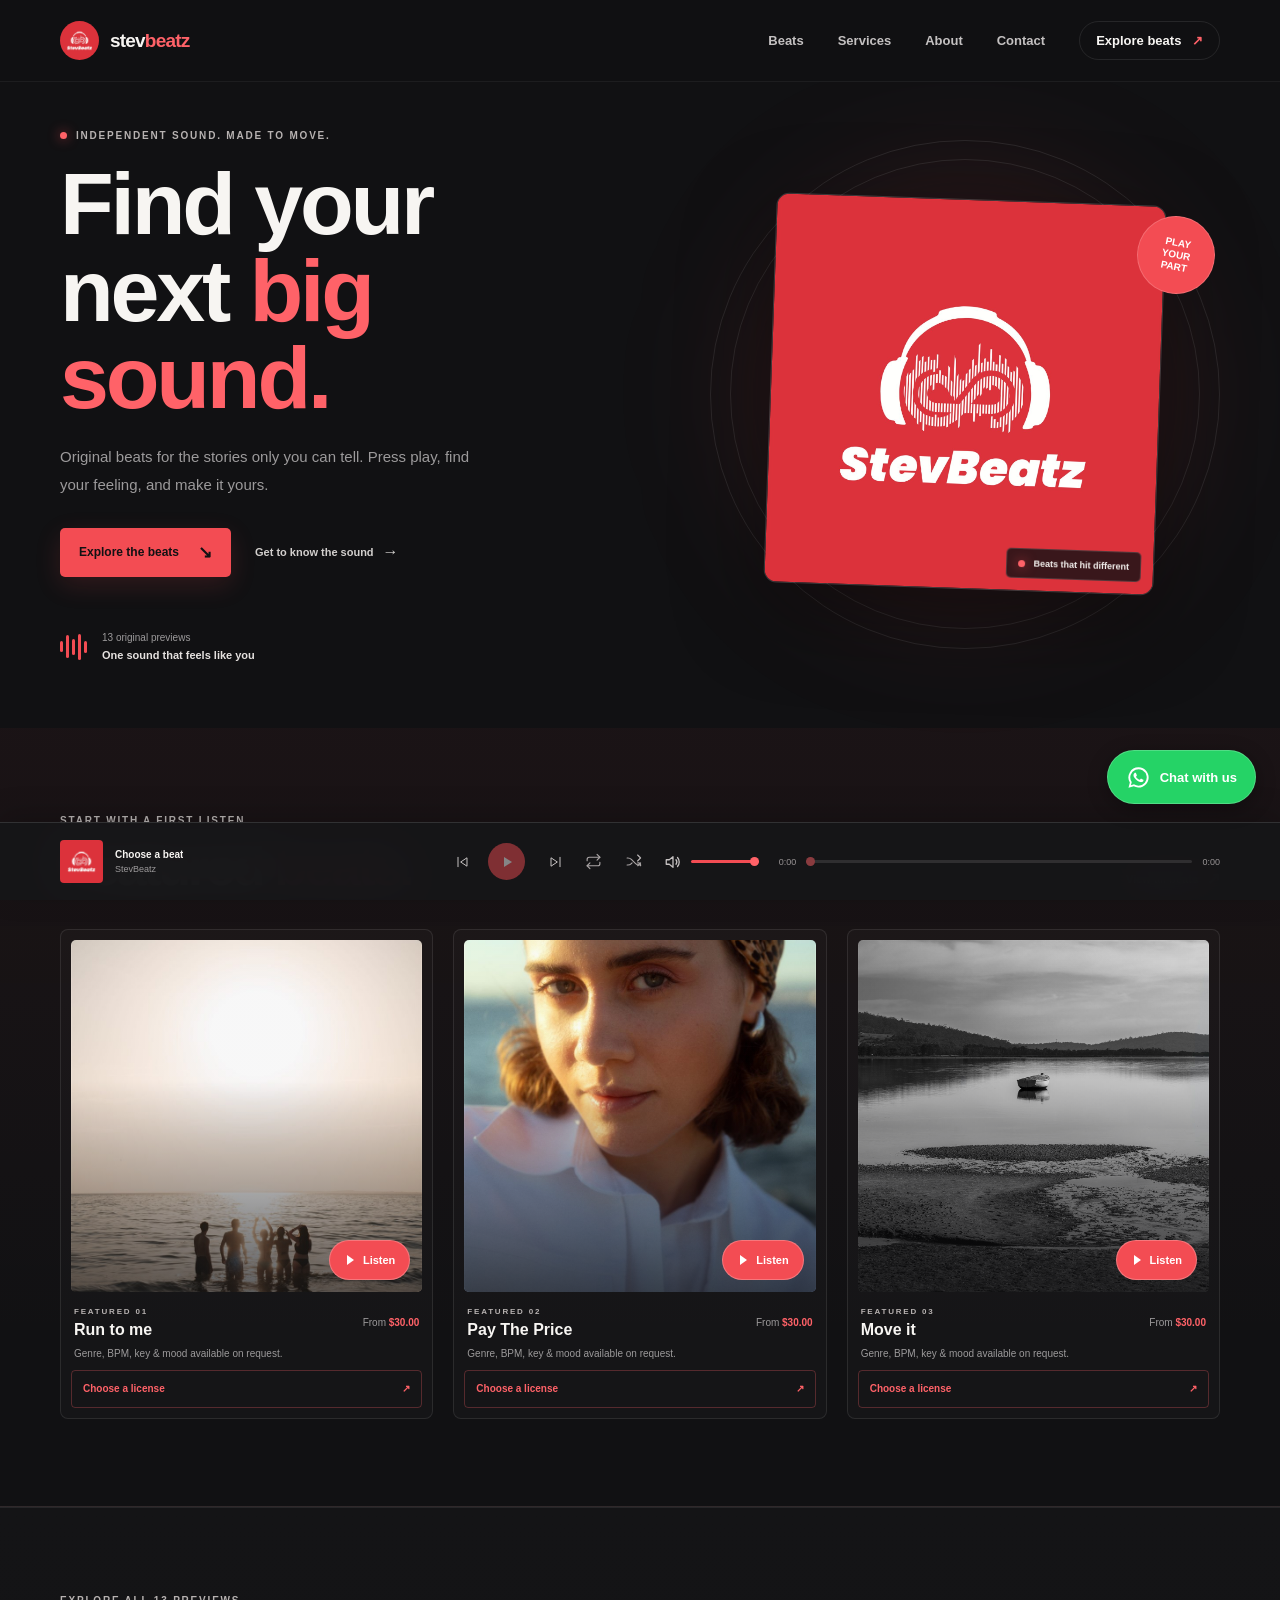
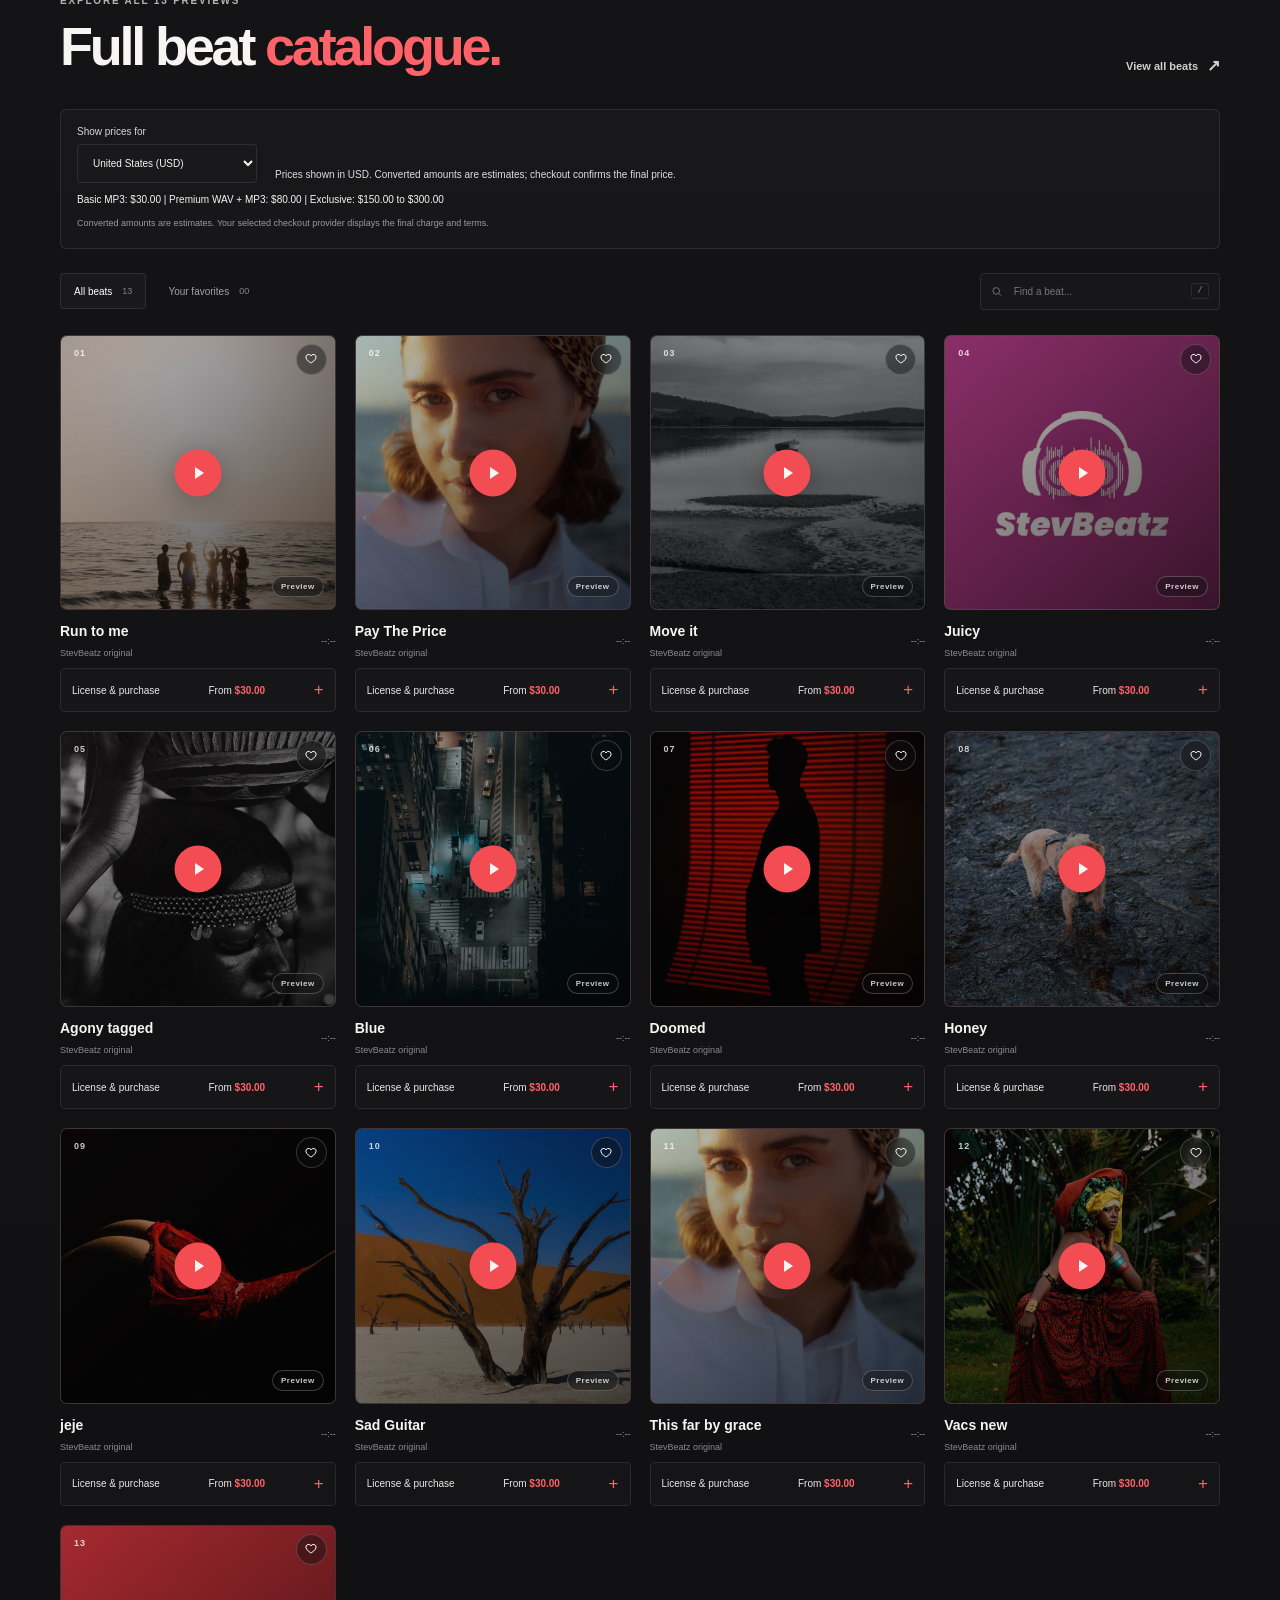
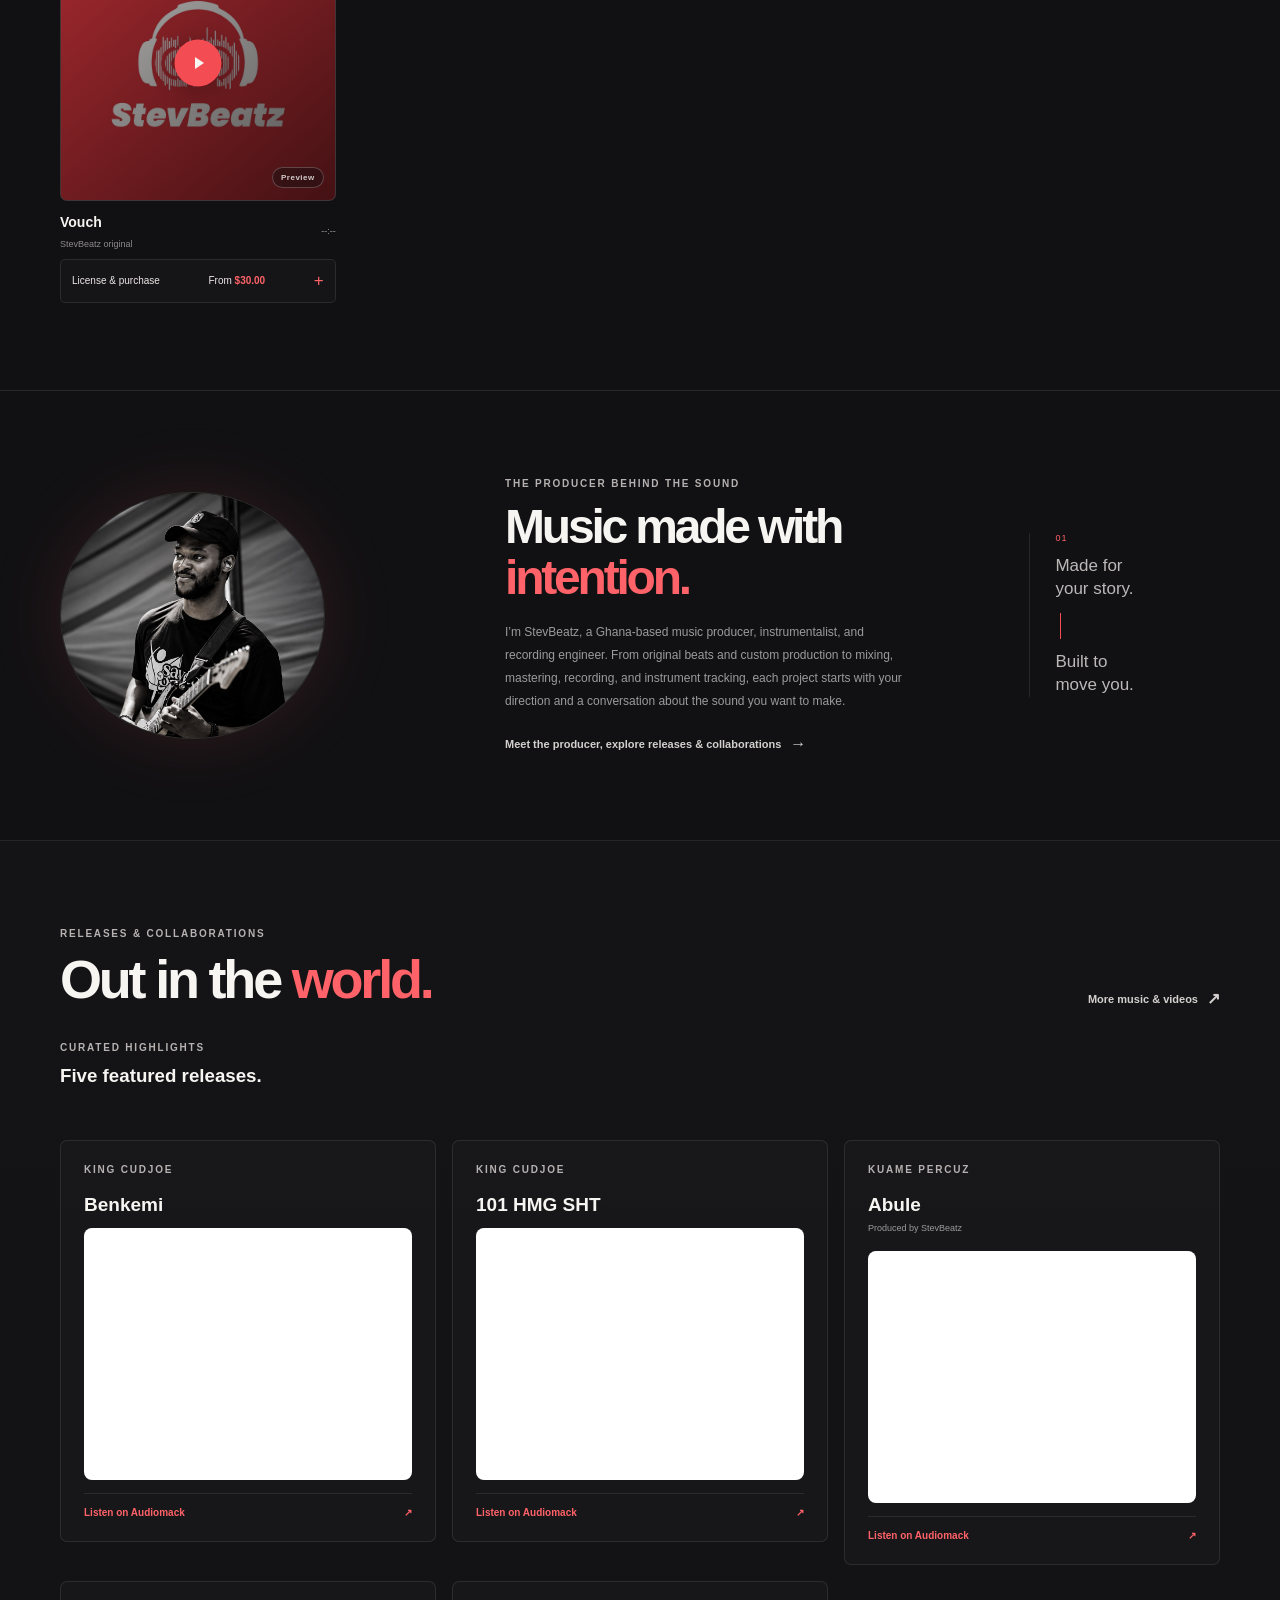
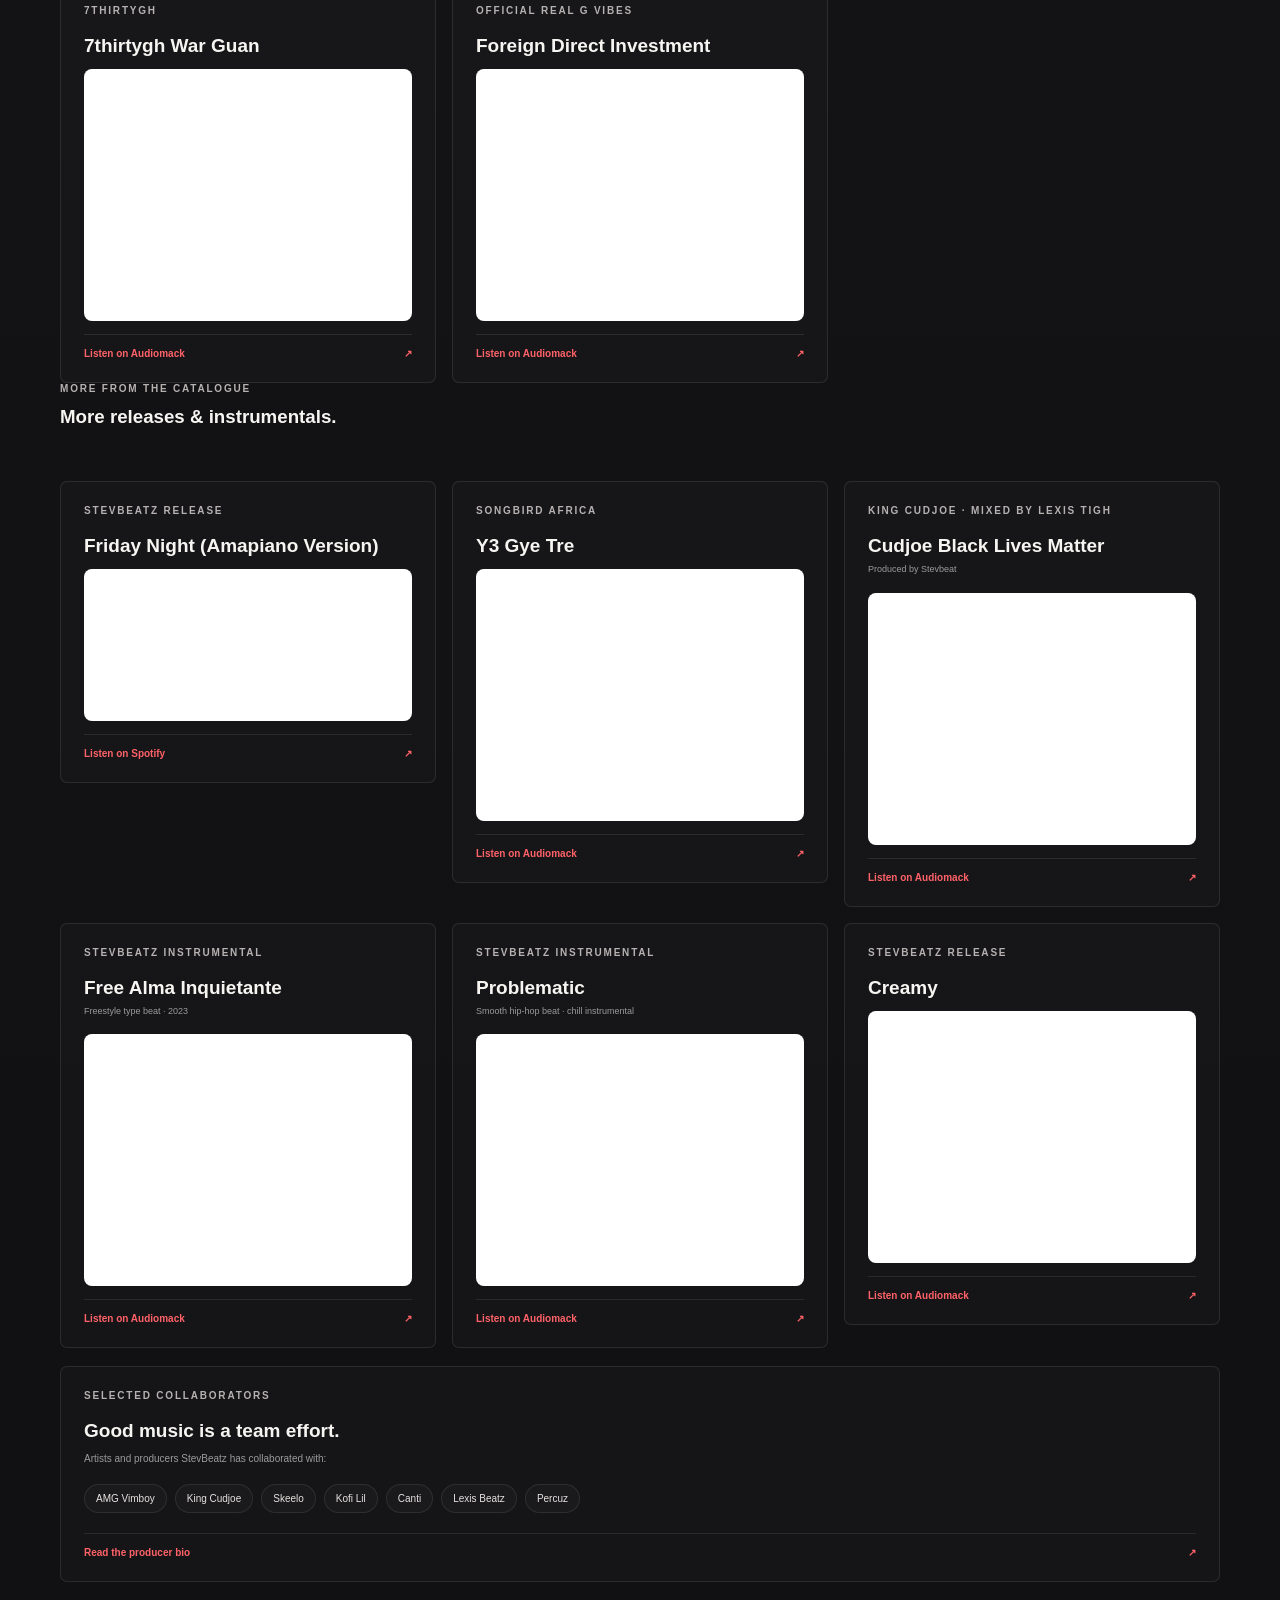
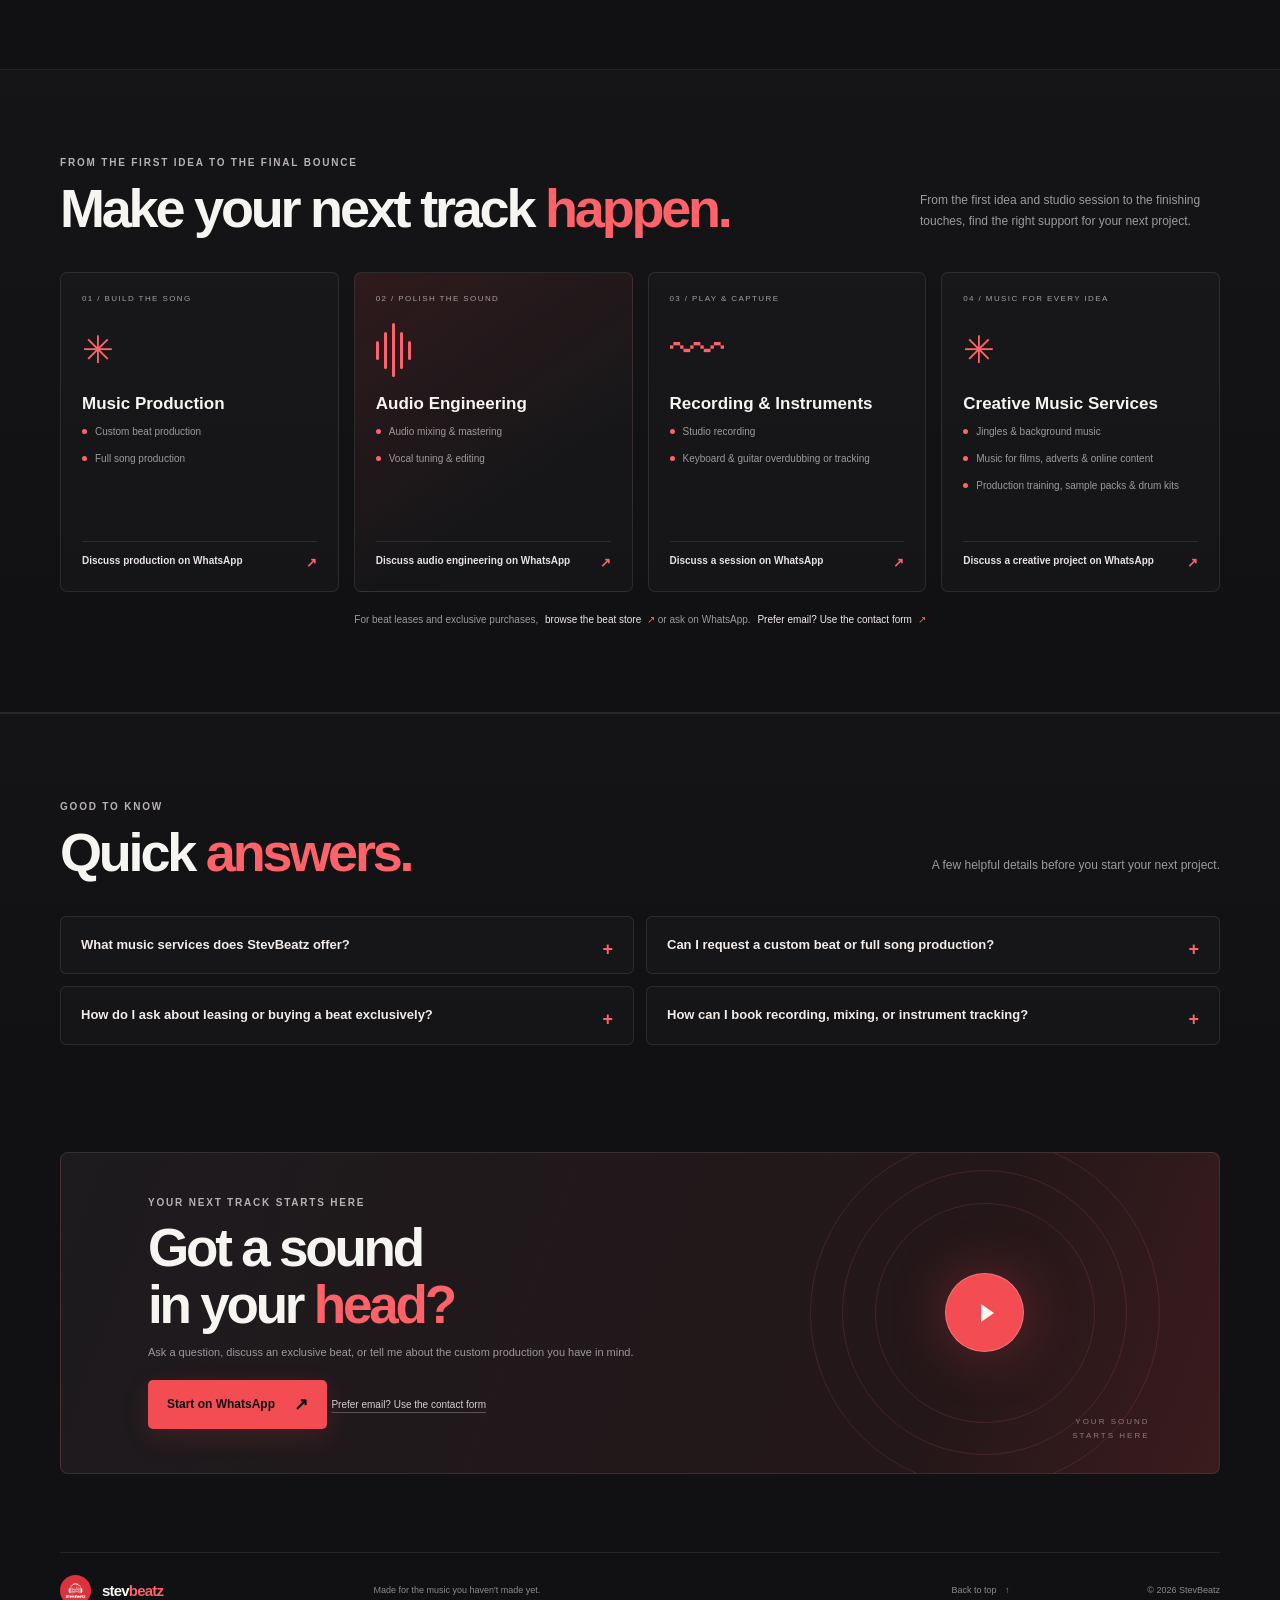
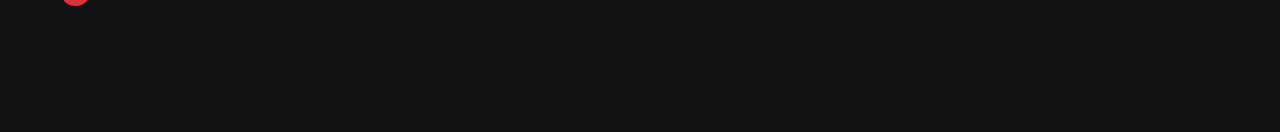
<file: index.html>
<!doctype html>
<html lang="en">
  <head>
    <!-- Google tag (gtag.js) -->
    <script async src="https://www.googletagmanager.com/gtag/js?id=G-NRMWL4TQDX"></script>
    <script>
      window.dataLayer = window.dataLayer || [];
      function gtag(){dataLayer.push(arguments);}
      gtag('js', new Date());
      gtag('config', 'G-NRMWL4TQDX');
    </script>
    <script>
      window.dataLayer = window.dataLayer || [];
      (function(w,d,s,l,i){w[l]=w[l]||[];w[l].push({'gtm.start':
      new Date().getTime(),event:'gtm.js'});var f=d.getElementsByTagName(s)[0],
      j=d.createElement(s),dl=l!='dataLayer'?'&l='+l:'';j.async=true;j.src=
      'https://www.googletagmanager.com/gtm.js?id='+i+dl;f.parentNode.insertBefore(j,f);
      })(window,document,'script','dataLayer','GTM-MFTWJ2RL');
    </script>
    <meta charset="utf-8">
    <meta name="viewport" content="width=device-width, initial-scale=1">
    <meta name="theme-color" content="#111113">
    <meta name="robots" content="index,follow,max-image-preview:large">
    <meta name="google-site-verification" content="B4XwiYu9xByU-gPAFER82Qu2mS5LloofTWHe9CJs1Io">
    <meta name="description" content="Listen to original beats and book custom production, beat leasing, mixing and mastering, vocal editing, recording, and music for visual media with StevBeatz.">
    <meta property="og:type" content="website">
    <meta property="og:site_name" content="StevBeatz">
    <meta property="og:title" content="StevBeatz | Original Beats &amp; Music Production">
    <meta property="og:description" content="Listen to original beats and book custom production, beat leasing, mixing and mastering, vocal editing, recording, and music for visual media with StevBeatz.">
    <meta property="og:url" content="https://stevbeat.github.io/beats-market/">
    <meta property="og:image" content="https://stevbeat.github.io/beats-market/images/stevbeatz-cover.jpg">
    <meta property="og:image:alt" content="StevBeatz artwork">
    <meta name="twitter:card" content="summary_large_image">
    <meta name="twitter:title" content="StevBeatz | Original Beats &amp; Music Production">
    <meta name="twitter:description" content="Listen to original beats and book custom production, beat leasing, mixing and mastering, vocal editing, recording, and music for visual media with StevBeatz.">
    <meta name="twitter:image" content="https://stevbeat.github.io/beats-market/images/stevbeatz-cover.jpg">
    <meta name="twitter:image:alt" content="StevBeatz artwork">
    <link rel="canonical" href="https://stevbeat.github.io/beats-market/">
    <title>StevBeatz | Original Beats &amp; Music Production</title>
    <script type="application/ld+json">
      {
        "@context": "https://schema.org",
        "@graph": [
          {
            "@type": "WebSite",
            "@id": "https://stevbeat.github.io/beats-market/#website",
            "url": "https://stevbeat.github.io/beats-market/",
            "name": "StevBeatz",
            "publisher": { "@id": "https://stevbeat.github.io/beats-market/#organization" }
          },
          {
            "@type": "Organization",
            "@id": "https://stevbeat.github.io/beats-market/#organization",
            "name": "StevBeatz",
            "url": "https://stevbeat.github.io/beats-market/",
            "email": "atasco9@gmail.com",
            "logo": "https://stevbeat.github.io/beats-market/images/stevbeatz-cover.jpg",
            "description": "Original beats and music production, recording, mixing, and mastering services.",
            "hasOfferCatalog": {
              "@type": "OfferCatalog",
              "name": "Music production and audio services",
              "itemListElement": [
                { "@type": "Offer", "itemOffered": { "@type": "Service", "name": "Custom beat production" } },
                { "@type": "Offer", "itemOffered": { "@type": "Service", "name": "Beat leasing and exclusive beat sales" } },
                { "@type": "Offer", "itemOffered": { "@type": "Service", "name": "Audio mixing and mastering" } },
                { "@type": "Offer", "itemOffered": { "@type": "Service", "name": "Vocal tuning and editing" } },
                { "@type": "Offer", "itemOffered": { "@type": "Service", "name": "Full song production" } },
                { "@type": "Offer", "itemOffered": { "@type": "Service", "name": "Sample packs and drum kits" } },
                { "@type": "Offer", "itemOffered": { "@type": "Service", "name": "Jingles and background music" } },
                { "@type": "Offer", "itemOffered": { "@type": "Service", "name": "Music production training" } },
                { "@type": "Offer", "itemOffered": { "@type": "Service", "name": "Studio recording services" } },
                { "@type": "Offer", "itemOffered": { "@type": "Service", "name": "Music for films, adverts, and online content" } },
                { "@type": "Offer", "itemOffered": { "@type": "Service", "name": "Instrument overdubbing and tracking" } }
              ]
            }
          },
          {
            "@type": "WebPage",
            "@id": "https://stevbeat.github.io/beats-market/#home",
            "url": "https://stevbeat.github.io/beats-market/",
            "name": "StevBeatz | Original Beats & Music Production",
            "isPartOf": { "@id": "https://stevbeat.github.io/beats-market/#website" },
            "about": { "@id": "https://stevbeat.github.io/beats-market/#organization" }
          }
        ]
      }
    </script>
    <script type="application/ld+json">
      {
        "@context": "https://schema.org",
        "@type": "FAQPage",
        "mainEntity": [
          {
            "@type": "Question",
            "name": "What music services does StevBeatz offer?",
            "acceptedAnswer": {
              "@type": "Answer",
              "text": "StevBeatz offers custom beat production, beat leasing and exclusive beat sales, audio mixing and mastering, vocal tuning and editing, full song production, sample packs and drum kits, jingles and background music, music production training, studio recording, music for films, adverts and online content, and instrument overdubbing or tracking."
            }
          },
          {
            "@type": "Question",
            "name": "Can I request a custom beat or full song production?",
            "acceptedAnswer": {
              "@type": "Answer",
              "text": "Yes. Message StevBeatz on WhatsApp to discuss a custom beat or full song production. You can also use the contact form."
            }
          },
          {
            "@type": "Question",
            "name": "How do I ask about leasing or buying a beat exclusively?",
            "acceptedAnswer": {
              "@type": "Answer",
              "text": "Browse the beat previews, then use the contact form to ask about leasing or exclusive purchase options for a specific beat."
            }
          },
          {
            "@type": "Question",
            "name": "How can I book recording, mixing, or instrument tracking?",
            "acceptedAnswer": {
              "@type": "Answer",
              "text": "Choose the relevant service in the contact form and describe your project to ask about studio recording, audio mixing and mastering, vocal editing, or instrument overdubbing and tracking."
            }
          }
        ]
      }
    </script>
    <link rel="icon" href="images/stevbeatz-cover.jpg" type="image/jpeg">
    <link rel="preload" href="images/stevbeatz-cover.jpg" as="image">
    <link rel="stylesheet" href="css/styles.css?v=11">
    <script src="js/app.js?v=2" defer></script>
    <script src="js/player.js?v=6" defer></script>
    <script src="js/beats.js?v=2" defer></script>
    <script src="js/pricing.js?v=1" defer></script>
    <script src="js/contact.js?v=2" defer></script>
    <script src="js/navigation.js?v=2" defer></script>
    <script src="js/whatsapp-chat.js?v=2" defer></script>
  </head>
  <body>
    <noscript><iframe src="https://www.googletagmanager.com/ns.html?id=GTM-MFTWJ2RL" height="0" width="0" style="display:none;visibility:hidden" title="Google Tag Manager"></iframe></noscript>
    <a class="skip-link" href="#main-content">Skip to content</a>
    <header class="site-header" id="top">
      <a class="brand" href="index.html#home" aria-label="StevBeatz home">
        <img src="images/stevbeatz-cover.jpg" alt="" width="44" height="44">
        <span>stev<span class="brand-accent">beatz</span></span>
      </a>
      <button class="menu-toggle" type="button" aria-expanded="false" aria-controls="primary-nav" aria-label="Open navigation">
        <span></span><span></span>
      </button>
      <nav class="primary-nav" id="primary-nav" aria-label="Main navigation">
        <a href="beats.html">Beats</a>
        <a href="#services" aria-label="Music services">Services</a>
        <a href="about.html">About</a>
        <a href="contact-us.html">Contact</a>
        <a class="nav-cta" href="beats.html">Explore beats <span aria-hidden="true">↗</span></a>
      </nav>
    </header>

    <main id="main-content">
      <section class="hero page-width" id="home">
        <div class="hero-copy">
          <p class="eyebrow"><span class="live-dot"></span> Independent sound. Made to move.</p>
          <h1>Find your<br>next <span>big sound.</span></h1>
          <p class="hero-description">Original beats for the stories only you can tell. Press play, find your feeling, and make it yours.</p>
          <div class="hero-actions">
            <a class="button button-primary" href="beats.html">Explore the beats <span aria-hidden="true">↘</span></a>
            <a class="text-link" href="about.html">Get to know the sound <span aria-hidden="true">→</span></a>
          </div>
          <div class="hero-note">
            <span class="note-bars" aria-hidden="true"><i></i><i></i><i></i><i></i><i></i></span>
            <span>13 original previews<br><strong>One sound that feels like you</strong></span>
          </div>
        </div>
        <div class="hero-art">
          <div class="art-glow"></div>
          <div class="art-frame">
            <img src="images/stevbeatz-cover.jpg" alt="StevBeatz logo artwork" width="700" height="700" fetchpriority="high" decoding="async">
            <span class="art-label"><span class="live-dot"></span> Beats that hit different</span>
          </div>
          <span class="art-orbit orbit-one"></span>
          <span class="art-orbit orbit-two"></span>
          <span class="art-sticker">PLAY<br>YOUR<br>PART</span>
        </div>
      </section>

      <section class="featured-section section-pad" aria-labelledby="featured-heading">
        <div class="page-width">
          <div class="section-heading">
            <div>
              <p class="eyebrow">Start with a first listen</p>
              <h2 id="featured-heading">Featured <span>beats.</span></h2>
            </div>
            <a class="text-link featured-view-all" href="beats.html">View all beats <span aria-hidden="true">↗</span></a>
          </div>
          <div class="featured-grid">
            <article class="featured-beat-card">
              <div class="featured-beat-art">
                <img src="images/sunset-cover.jpg" alt="Evening beach scene artwork for Run to me" width="800" height="1200">
                <button class="featured-beat-play" type="button" data-featured-beat="Run to me" aria-label="Play Run to me">
                  <span class="play-icon" aria-hidden="true"></span><span>Listen</span>
                </button>
              </div>
              <div class="featured-beat-info">
                <div><p class="eyebrow">Featured 01</p><h3>Run to me</h3></div>
                <span>From <strong data-license-price="basic">$30 USD</strong></span>
              </div>
              <p class="featured-beat-details">Genre, BPM, key &amp; mood available on request.</p>
              <a class="featured-beat-link" href="beats.html#beat-run-to-me">Choose a license <span aria-hidden="true">↗</span></a>
            </article>
            <article class="featured-beat-card">
              <div class="featured-beat-art">
                <img src="images/she-cover.jpg" alt="Portrait artwork for Pay The Price" width="800" height="1200">
                <button class="featured-beat-play" type="button" data-featured-beat="Pay The Price" aria-label="Play Pay The Price">
                  <span class="play-icon" aria-hidden="true"></span><span>Listen</span>
                </button>
              </div>
              <div class="featured-beat-info">
                <div><p class="eyebrow">Featured 02</p><h3>Pay The Price</h3></div>
                <span>From <strong data-license-price="basic">$30 USD</strong></span>
              </div>
              <p class="featured-beat-details">Genre, BPM, key &amp; mood available on request.</p>
              <a class="featured-beat-link" href="beats.html#beat-pay-the-price">Choose a license <span aria-hidden="true">↗</span></a>
            </article>
            <article class="featured-beat-card">
              <div class="featured-beat-art">
                <img src="images/city-cover.jpg" alt="City artwork for Move it" width="800" height="1200">
                <button class="featured-beat-play" type="button" data-featured-beat="Move it" aria-label="Play Move it">
                  <span class="play-icon" aria-hidden="true"></span><span>Listen</span>
                </button>
              </div>
              <div class="featured-beat-info">
                <div><p class="eyebrow">Featured 03</p><h3>Move it</h3></div>
                <span>From <strong data-license-price="basic">$30 USD</strong></span>
              </div>
              <p class="featured-beat-details">Genre, BPM, key &amp; mood available on request.</p>
              <a class="featured-beat-link" href="beats.html#beat-move-it">Choose a license <span aria-hidden="true">↗</span></a>
            </article>
          </div>
        </div>
      </section>

      <section class="beats-section section-pad" id="beats">
        <div class="page-width">
          <div class="section-heading">
            <div>
              <p class="eyebrow">Explore all 13 previews</p>
              <h2>Full beat <span>catalogue.</span></h2>
            </div>
            <a class="text-link" href="beats.html">View all beats <span aria-hidden="true">↗</span></a>
          </div>
          <div class="price-region-picker">
  <label>Show prices for
    <select class="price-country" aria-label="Choose country to display beat license prices">
      <option value="GHS">Ghana (GHS)</option>
      <option value="USD" selected>United States (USD)</option>
      <option value="GBP">United Kingdom (GBP)</option>
      <option value="NGN">Nigeria (NGN)</option>
      <option value="CAD">Canada (CAD)</option>
      <option value="ZAR">South Africa (ZAR)</option>
      <option value="EUR">Euro area (EUR)</option>
      <option value="USD">Other locations (USD)</option>
    </select>
  </label>
  <p class="price-region-status" role="status" aria-live="polite">Prices shown in USD. Choose your country to convert them.</p>
  <p class="price-region-summary">Basic MP3: <span data-license-price="basic">$30 USD</span> | Premium WAV + MP3: <span data-license-price="premium">$80 USD</span> | Exclusive: <span data-license-price="exclusive">$150 to $300 USD</span></p>
  <p class="price-region-note">Converted amounts are estimates. Your selected checkout provider displays the final charge and terms.</p>
</div>
<div class="beat-toolbar">
            <div class="filter-tabs" role="group" aria-label="Filter beats">
              <button class="filter-button is-active" type="button" data-filter="all" aria-pressed="true">All beats <span>13</span></button>
              <button class="filter-button" type="button" data-filter="favorites" aria-pressed="false">Your favorites <span class="favorite-count">00</span></button>
            </div>
            <label class="search-box">
              <svg viewBox="0 0 24 24" aria-hidden="true"><circle cx="10.8" cy="10.8" r="6.8"></circle><path d="m16 16 4.5 4.5"></path></svg>
              <span class="visually-hidden">Search beats</span>
              <input type="search" id="beat-search" placeholder="Find a beat..." autocomplete="off">
              <kbd>/</kbd>
            </label>
          </div>

          <div class="beat-grid" id="beat-grid" aria-live="polite">
            <article class="beat-card" id="beat-run-to-me" data-title="Run to me" data-src="audio/Run%20to%20me.mp3" data-genre="" data-bpm="" data-key="" data-mood="">
              <div class="beat-art art-coral art-photo art-paloma">
                <img src="images/sunset-cover.jpg" alt="Friends enjoying an evening at the beach" loading="lazy" width="800" height="1200">
                <span class="track-number">01</span>
                <button class="card-play" type="button" aria-label="Play Run to me"><span class="play-icon" aria-hidden="true"></span></button>
                <button class="favorite-button" type="button" aria-label="Add Run to me to favorites" aria-pressed="false"><svg viewBox="0 0 24 24" aria-hidden="true"><path d="M20.8 8.8c0 5.2-8.8 10-8.8 10s-8.8-4.8-8.8-10a4.7 4.7 0 0 1 8.8-2.2 4.7 4.7 0 0 1 8.8 2.2Z"></path></svg></button>
                <span class="beat-tag">Preview</span>
              </div>
              <div class="beat-info"><div><h3>Run to me</h3><p>StevBeatz original</p></div><span class="track-length">--:--</span></div>
            <details class="beat-purchase">
  <summary><span>License &amp; purchase</span><span>From <strong data-license-price="basic">$30 USD</strong></span></summary>
  <div class="beat-purchase-content">
    <dl class="beat-specs" aria-label="Beat details">
      <div><dt>Genre</dt><dd data-beat-metadata="genre">Details on request</dd></div>
      <div><dt>BPM</dt><dd data-beat-metadata="bpm">Details on request</dd></div>
      <div><dt>Key</dt><dd data-beat-metadata="key">Details on request</dd></div>
      <div><dt>Mood</dt><dd data-beat-metadata="mood">Details on request</dd></div>
    </dl>
    <label class="license-choice">Choose a license
      <select data-license-choice aria-label="Choose a license for this beat">
        <option value="basic" data-base-price="30">Basic - MP3 - $30 USD</option>
        <option value="premium" data-base-price="80">Premium - WAV + MP3 - $80 USD</option>
        <option value="exclusive" data-base-min="150" data-base-max="300">Exclusive - $150 to $300 USD</option>
      </select>
    </label>
    <p class="license-price-detail" data-license-summary>Basic license - MP3 - $30 USD</p>
    <p class="license-terms-note">Usage rights and limits are confirmed before purchase. Review the checkout listing or ask StevBeatz before paying.</p>
    <div class="purchase-actions">
      <a class="buy-button buy-button-primary" data-purchase="whatsapp" href="https://wa.me/233501483350" target="_blank" rel="noopener noreferrer">Ask / buy on WhatsApp</a>
      <a class="buy-button" data-purchase="gumroad" href="https://stevbeatz.gumroad.com/" target="_blank" rel="noopener noreferrer">Buy on Gumroad</a>
      <a class="buy-button" data-purchase="selar" href="https://selar.co/m/Stevbeatz" target="_blank" rel="noopener noreferrer">Buy on Selar</a>
    </div>
    <p class="purchase-note">Store links open the storefront; confirm the matching beat, price, and license terms at checkout. Exclusive prices are agreed by WhatsApp.</p>
  </div>
</details>
</article>
            <article class="beat-card" id="beat-pay-the-price" data-title="Pay The Price" data-src="audio/Pay-The-Price_PTP_.mp3" data-genre="" data-bpm="" data-key="" data-mood="">
              <div class="beat-art art-violet art-photo art-she">
                <img src="images/she-cover.jpg" alt="Portrait of a woman in warm afternoon sunlight" loading="lazy" width="800" height="1200">
                <span class="track-number">02</span>
                <button class="card-play" type="button" aria-label="Play Pay The Price"><span class="play-icon" aria-hidden="true"></span></button>
                <button class="favorite-button" type="button" aria-label="Add Pay The Price to favorites" aria-pressed="false"><svg viewBox="0 0 24 24" aria-hidden="true"><path d="M20.8 8.8c0 5.2-8.8 10-8.8 10s-8.8-4.8-8.8-10a4.7 4.7 0 0 1 8.8-2.2 4.7 4.7 0 0 1 8.8 2.2Z"></path></svg></button>
                <span class="beat-tag">Preview</span>
              </div>
              <div class="beat-info"><div><h3>Pay The Price</h3><p>StevBeatz original</p></div><span class="track-length">--:--</span></div>
            <details class="beat-purchase">
  <summary><span>License &amp; purchase</span><span>From <strong data-license-price="basic">$30 USD</strong></span></summary>
  <div class="beat-purchase-content">
    <dl class="beat-specs" aria-label="Beat details">
      <div><dt>Genre</dt><dd data-beat-metadata="genre">Details on request</dd></div>
      <div><dt>BPM</dt><dd data-beat-metadata="bpm">Details on request</dd></div>
      <div><dt>Key</dt><dd data-beat-metadata="key">Details on request</dd></div>
      <div><dt>Mood</dt><dd data-beat-metadata="mood">Details on request</dd></div>
    </dl>
    <label class="license-choice">Choose a license
      <select data-license-choice aria-label="Choose a license for this beat">
        <option value="basic" data-base-price="30">Basic - MP3 - $30 USD</option>
        <option value="premium" data-base-price="80">Premium - WAV + MP3 - $80 USD</option>
        <option value="exclusive" data-base-min="150" data-base-max="300">Exclusive - $150 to $300 USD</option>
      </select>
    </label>
    <p class="license-price-detail" data-license-summary>Basic license - MP3 - $30 USD</p>
    <p class="license-terms-note">Usage rights and limits are confirmed before purchase. Review the checkout listing or ask StevBeatz before paying.</p>
    <div class="purchase-actions">
      <a class="buy-button buy-button-primary" data-purchase="whatsapp" href="https://wa.me/233501483350" target="_blank" rel="noopener noreferrer">Ask / buy on WhatsApp</a>
      <a class="buy-button" data-purchase="gumroad" href="https://stevbeatz.gumroad.com/" target="_blank" rel="noopener noreferrer">Buy on Gumroad</a>
      <a class="buy-button" data-purchase="selar" href="https://selar.co/m/Stevbeatz" target="_blank" rel="noopener noreferrer">Buy on Selar</a>
    </div>
    <p class="purchase-note">Store links open the storefront; confirm the matching beat, price, and license terms at checkout. Exclusive prices are agreed by WhatsApp.</p>
  </div>
</details>
</article>
            <article class="beat-card" id="beat-move-it" data-title="Move it" data-src="audio/Move%20it.mp3" data-genre="" data-bpm="" data-key="" data-mood="">
              <div class="beat-art art-blue art-photo art-move">
                <img src="images/city-cover.jpg" alt="City lights after dark" loading="lazy" width="1200" height="1200">
                <span class="track-number">03</span>
                <button class="card-play" type="button" aria-label="Play Move it"><span class="play-icon" aria-hidden="true"></span></button>
                <button class="favorite-button" type="button" aria-label="Add Move it to favorites" aria-pressed="false"><svg viewBox="0 0 24 24" aria-hidden="true"><path d="M20.8 8.8c0 5.2-8.8 10-8.8 10s-8.8-4.8-8.8-10a4.7 4.7 0 0 1 8.8-2.2 4.7 4.7 0 0 1 8.8 2.2Z"></path></svg></button>
                <span class="beat-tag">Preview</span>
              </div>
              <div class="beat-info"><div><h3>Move it</h3><p>StevBeatz original</p></div><span class="track-length">--:--</span></div>
            <details class="beat-purchase">
  <summary><span>License &amp; purchase</span><span>From <strong data-license-price="basic">$30 USD</strong></span></summary>
  <div class="beat-purchase-content">
    <dl class="beat-specs" aria-label="Beat details">
      <div><dt>Genre</dt><dd data-beat-metadata="genre">Details on request</dd></div>
      <div><dt>BPM</dt><dd data-beat-metadata="bpm">Details on request</dd></div>
      <div><dt>Key</dt><dd data-beat-metadata="key">Details on request</dd></div>
      <div><dt>Mood</dt><dd data-beat-metadata="mood">Details on request</dd></div>
    </dl>
    <label class="license-choice">Choose a license
      <select data-license-choice aria-label="Choose a license for this beat">
        <option value="basic" data-base-price="30">Basic - MP3 - $30 USD</option>
        <option value="premium" data-base-price="80">Premium - WAV + MP3 - $80 USD</option>
        <option value="exclusive" data-base-min="150" data-base-max="300">Exclusive - $150 to $300 USD</option>
      </select>
    </label>
    <p class="license-price-detail" data-license-summary>Basic license - MP3 - $30 USD</p>
    <p class="license-terms-note">Usage rights and limits are confirmed before purchase. Review the checkout listing or ask StevBeatz before paying.</p>
    <div class="purchase-actions">
      <a class="buy-button buy-button-primary" data-purchase="whatsapp" href="https://wa.me/233501483350" target="_blank" rel="noopener noreferrer">Ask / buy on WhatsApp</a>
      <a class="buy-button" data-purchase="gumroad" href="https://stevbeatz.gumroad.com/" target="_blank" rel="noopener noreferrer">Buy on Gumroad</a>
      <a class="buy-button" data-purchase="selar" href="https://selar.co/m/Stevbeatz" target="_blank" rel="noopener noreferrer">Buy on Selar</a>
    </div>
    <p class="purchase-note">Store links open the storefront; confirm the matching beat, price, and license terms at checkout. Exclusive prices are agreed by WhatsApp.</p>
  </div>
</details>
</article>
            <article class="beat-card" data-title="Juicy" data-src="audio/Juicy.mp3" data-genre="" data-bpm="" data-key="" data-mood="">
              <div class="beat-art art-gold">
                <img src="images/stevbeatz-cover.jpg" alt="" loading="lazy" width="700" height="700">
                <span class="track-number">04</span>
                <button class="card-play" type="button" aria-label="Play Juicy"><span class="play-icon" aria-hidden="true"></span></button>
                <button class="favorite-button" type="button" aria-label="Add Juicy to favorites" aria-pressed="false"><svg viewBox="0 0 24 24" aria-hidden="true"><path d="M20.8 8.8c0 5.2-8.8 10-8.8 10s-8.8-4.8-8.8-10a4.7 4.7 0 0 1 8.8-2.2 4.7 4.7 0 0 1 8.8 2.2Z"></path></svg></button>
                <span class="beat-tag">Preview</span>
              </div>
              <div class="beat-info"><div><h3>Juicy</h3><p>StevBeatz original</p></div><span class="track-length">--:--</span></div>
            <details class="beat-purchase">
  <summary><span>License &amp; purchase</span><span>From <strong data-license-price="basic">$30 USD</strong></span></summary>
  <div class="beat-purchase-content">
    <dl class="beat-specs" aria-label="Beat details">
      <div><dt>Genre</dt><dd data-beat-metadata="genre">Details on request</dd></div>
      <div><dt>BPM</dt><dd data-beat-metadata="bpm">Details on request</dd></div>
      <div><dt>Key</dt><dd data-beat-metadata="key">Details on request</dd></div>
      <div><dt>Mood</dt><dd data-beat-metadata="mood">Details on request</dd></div>
    </dl>
    <label class="license-choice">Choose a license
      <select data-license-choice aria-label="Choose a license for this beat">
        <option value="basic" data-base-price="30">Basic - MP3 - $30 USD</option>
        <option value="premium" data-base-price="80">Premium - WAV + MP3 - $80 USD</option>
        <option value="exclusive" data-base-min="150" data-base-max="300">Exclusive - $150 to $300 USD</option>
      </select>
    </label>
    <p class="license-price-detail" data-license-summary>Basic license - MP3 - $30 USD</p>
    <p class="license-terms-note">Usage rights and limits are confirmed before purchase. Review the checkout listing or ask StevBeatz before paying.</p>
    <div class="purchase-actions">
      <a class="buy-button buy-button-primary" data-purchase="whatsapp" href="https://wa.me/233501483350" target="_blank" rel="noopener noreferrer">Ask / buy on WhatsApp</a>
      <a class="buy-button" data-purchase="gumroad" href="https://stevbeatz.gumroad.com/" target="_blank" rel="noopener noreferrer">Buy on Gumroad</a>
      <a class="buy-button" data-purchase="selar" href="https://selar.co/m/Stevbeatz" target="_blank" rel="noopener noreferrer">Buy on Selar</a>
    </div>
    <p class="purchase-note">Store links open the storefront; confirm the matching beat, price, and license terms at checkout. Exclusive prices are agreed by WhatsApp.</p>
  </div>
</details>
</article>
            <article class="beat-card" data-title="Agony tagged" data-src="audio/Agony%20tagged.wav" data-genre="" data-bpm="" data-key="" data-mood="">
              <div class="beat-art art-photo"><img src="images/agony-cover.jpg" alt="Black and white portrait of a musician with a traditional instrument" loading="lazy" width="901" height="1200"><span class="track-number">05</span><button class="card-play" type="button" aria-label="Play Agony tagged"><span class="play-icon" aria-hidden="true"></span></button><button class="favorite-button" type="button" aria-label="Add Agony tagged to favorites" aria-pressed="false"><svg viewBox="0 0 24 24" aria-hidden="true"><path d="M20.8 8.8c0 5.2-8.8 10-8.8 10s-8.8-4.8-8.8-10a4.7 4.7 0 0 1 8.8-2.2 4.7 4.7 0 0 1 8.8 2.2Z"></path></svg></button><span class="beat-tag">Preview</span></div><div class="beat-info"><div><h3>Agony tagged</h3><p>StevBeatz original</p></div><span class="track-length">--:--</span></div>
            <details class="beat-purchase">
  <summary><span>License &amp; purchase</span><span>From <strong data-license-price="basic">$30 USD</strong></span></summary>
  <div class="beat-purchase-content">
    <dl class="beat-specs" aria-label="Beat details">
      <div><dt>Genre</dt><dd data-beat-metadata="genre">Details on request</dd></div>
      <div><dt>BPM</dt><dd data-beat-metadata="bpm">Details on request</dd></div>
      <div><dt>Key</dt><dd data-beat-metadata="key">Details on request</dd></div>
      <div><dt>Mood</dt><dd data-beat-metadata="mood">Details on request</dd></div>
    </dl>
    <label class="license-choice">Choose a license
      <select data-license-choice aria-label="Choose a license for this beat">
        <option value="basic" data-base-price="30">Basic - MP3 - $30 USD</option>
        <option value="premium" data-base-price="80">Premium - WAV + MP3 - $80 USD</option>
        <option value="exclusive" data-base-min="150" data-base-max="300">Exclusive - $150 to $300 USD</option>
      </select>
    </label>
    <p class="license-price-detail" data-license-summary>Basic license - MP3 - $30 USD</p>
    <p class="license-terms-note">Usage rights and limits are confirmed before purchase. Review the checkout listing or ask StevBeatz before paying.</p>
    <div class="purchase-actions">
      <a class="buy-button buy-button-primary" data-purchase="whatsapp" href="https://wa.me/233501483350" target="_blank" rel="noopener noreferrer">Ask / buy on WhatsApp</a>
      <a class="buy-button" data-purchase="gumroad" href="https://stevbeatz.gumroad.com/" target="_blank" rel="noopener noreferrer">Buy on Gumroad</a>
      <a class="buy-button" data-purchase="selar" href="https://selar.co/m/Stevbeatz" target="_blank" rel="noopener noreferrer">Buy on Selar</a>
    </div>
    <p class="purchase-note">Store links open the storefront; confirm the matching beat, price, and license terms at checkout. Exclusive prices are agreed by WhatsApp.</p>
  </div>
</details>
</article>
            <article class="beat-card" data-title="Blue" data-src="audio/Blue.mp3" data-genre="" data-bpm="" data-key="" data-mood="">
              <div class="beat-art art-photo"><img src="images/boat-cover.jpg" alt="A boat resting on a quiet lake" loading="lazy" width="800" height="1200"><span class="track-number">06</span><button class="card-play" type="button" aria-label="Play Blue"><span class="play-icon" aria-hidden="true"></span></button><button class="favorite-button" type="button" aria-label="Add Blue to favorites" aria-pressed="false"><svg viewBox="0 0 24 24" aria-hidden="true"><path d="M20.8 8.8c0 5.2-8.8 10-8.8 10s-8.8-4.8-8.8-10a4.7 4.7 0 0 1 8.8-2.2 4.7 4.7 0 0 1 8.8 2.2Z"></path></svg></button><span class="beat-tag">Preview</span></div><div class="beat-info"><div><h3>Blue</h3><p>StevBeatz original</p></div><span class="track-length">--:--</span></div>
            <details class="beat-purchase">
  <summary><span>License &amp; purchase</span><span>From <strong data-license-price="basic">$30 USD</strong></span></summary>
  <div class="beat-purchase-content">
    <dl class="beat-specs" aria-label="Beat details">
      <div><dt>Genre</dt><dd data-beat-metadata="genre">Details on request</dd></div>
      <div><dt>BPM</dt><dd data-beat-metadata="bpm">Details on request</dd></div>
      <div><dt>Key</dt><dd data-beat-metadata="key">Details on request</dd></div>
      <div><dt>Mood</dt><dd data-beat-metadata="mood">Details on request</dd></div>
    </dl>
    <label class="license-choice">Choose a license
      <select data-license-choice aria-label="Choose a license for this beat">
        <option value="basic" data-base-price="30">Basic - MP3 - $30 USD</option>
        <option value="premium" data-base-price="80">Premium - WAV + MP3 - $80 USD</option>
        <option value="exclusive" data-base-min="150" data-base-max="300">Exclusive - $150 to $300 USD</option>
      </select>
    </label>
    <p class="license-price-detail" data-license-summary>Basic license - MP3 - $30 USD</p>
    <p class="license-terms-note">Usage rights and limits are confirmed before purchase. Review the checkout listing or ask StevBeatz before paying.</p>
    <div class="purchase-actions">
      <a class="buy-button buy-button-primary" data-purchase="whatsapp" href="https://wa.me/233501483350" target="_blank" rel="noopener noreferrer">Ask / buy on WhatsApp</a>
      <a class="buy-button" data-purchase="gumroad" href="https://stevbeatz.gumroad.com/" target="_blank" rel="noopener noreferrer">Buy on Gumroad</a>
      <a class="buy-button" data-purchase="selar" href="https://selar.co/m/Stevbeatz" target="_blank" rel="noopener noreferrer">Buy on Selar</a>
    </div>
    <p class="purchase-note">Store links open the storefront; confirm the matching beat, price, and license terms at checkout. Exclusive prices are agreed by WhatsApp.</p>
  </div>
</details>
</article>
            <article class="beat-card" data-title="Doomed" data-src="audio/Doomed.mp3" data-genre="" data-bpm="" data-key="" data-mood="">
              <div class="beat-art art-photo"><img src="images/doomed-cover.jpg" alt="Silhouette against dramatic red light" loading="lazy" width="960" height="1200"><span class="track-number">07</span><button class="card-play" type="button" aria-label="Play Doomed"><span class="play-icon" aria-hidden="true"></span></button><button class="favorite-button" type="button" aria-label="Add Doomed to favorites" aria-pressed="false"><svg viewBox="0 0 24 24" aria-hidden="true"><path d="M20.8 8.8c0 5.2-8.8 10-8.8 10s-8.8-4.8-8.8-10a4.7 4.7 0 0 1 8.8-2.2 4.7 4.7 0 0 1 8.8 2.2Z"></path></svg></button><span class="beat-tag">Preview</span></div><div class="beat-info"><div><h3>Doomed</h3><p>StevBeatz original</p></div><span class="track-length">--:--</span></div>
            <details class="beat-purchase">
  <summary><span>License &amp; purchase</span><span>From <strong data-license-price="basic">$30 USD</strong></span></summary>
  <div class="beat-purchase-content">
    <dl class="beat-specs" aria-label="Beat details">
      <div><dt>Genre</dt><dd data-beat-metadata="genre">Details on request</dd></div>
      <div><dt>BPM</dt><dd data-beat-metadata="bpm">Details on request</dd></div>
      <div><dt>Key</dt><dd data-beat-metadata="key">Details on request</dd></div>
      <div><dt>Mood</dt><dd data-beat-metadata="mood">Details on request</dd></div>
    </dl>
    <label class="license-choice">Choose a license
      <select data-license-choice aria-label="Choose a license for this beat">
        <option value="basic" data-base-price="30">Basic - MP3 - $30 USD</option>
        <option value="premium" data-base-price="80">Premium - WAV + MP3 - $80 USD</option>
        <option value="exclusive" data-base-min="150" data-base-max="300">Exclusive - $150 to $300 USD</option>
      </select>
    </label>
    <p class="license-price-detail" data-license-summary>Basic license - MP3 - $30 USD</p>
    <p class="license-terms-note">Usage rights and limits are confirmed before purchase. Review the checkout listing or ask StevBeatz before paying.</p>
    <div class="purchase-actions">
      <a class="buy-button buy-button-primary" data-purchase="whatsapp" href="https://wa.me/233501483350" target="_blank" rel="noopener noreferrer">Ask / buy on WhatsApp</a>
      <a class="buy-button" data-purchase="gumroad" href="https://stevbeatz.gumroad.com/" target="_blank" rel="noopener noreferrer">Buy on Gumroad</a>
      <a class="buy-button" data-purchase="selar" href="https://selar.co/m/Stevbeatz" target="_blank" rel="noopener noreferrer">Buy on Selar</a>
    </div>
    <p class="purchase-note">Store links open the storefront; confirm the matching beat, price, and license terms at checkout. Exclusive prices are agreed by WhatsApp.</p>
  </div>
</details>
</article>
            <article class="beat-card" data-title="Honey" data-src="audio/Honey.mp3" data-genre="" data-bpm="" data-key="" data-mood="">
              <div class="beat-art art-photo"><img src="images/dog-cover.jpg" alt="A dog playing in a flowing stream" loading="lazy" width="868" height="1200"><span class="track-number">08</span><button class="card-play" type="button" aria-label="Play Honey"><span class="play-icon" aria-hidden="true"></span></button><button class="favorite-button" type="button" aria-label="Add Honey to favorites" aria-pressed="false"><svg viewBox="0 0 24 24" aria-hidden="true"><path d="M20.8 8.8c0 5.2-8.8 10-8.8 10s-8.8-4.8-8.8-10a4.7 4.7 0 0 1 8.8-2.2 4.7 4.7 0 0 1 8.8 2.2Z"></path></svg></button><span class="beat-tag">Preview</span></div><div class="beat-info"><div><h3>Honey</h3><p>StevBeatz original</p></div><span class="track-length">--:--</span></div>
            <details class="beat-purchase">
  <summary><span>License &amp; purchase</span><span>From <strong data-license-price="basic">$30 USD</strong></span></summary>
  <div class="beat-purchase-content">
    <dl class="beat-specs" aria-label="Beat details">
      <div><dt>Genre</dt><dd data-beat-metadata="genre">Details on request</dd></div>
      <div><dt>BPM</dt><dd data-beat-metadata="bpm">Details on request</dd></div>
      <div><dt>Key</dt><dd data-beat-metadata="key">Details on request</dd></div>
      <div><dt>Mood</dt><dd data-beat-metadata="mood">Details on request</dd></div>
    </dl>
    <label class="license-choice">Choose a license
      <select data-license-choice aria-label="Choose a license for this beat">
        <option value="basic" data-base-price="30">Basic - MP3 - $30 USD</option>
        <option value="premium" data-base-price="80">Premium - WAV + MP3 - $80 USD</option>
        <option value="exclusive" data-base-min="150" data-base-max="300">Exclusive - $150 to $300 USD</option>
      </select>
    </label>
    <p class="license-price-detail" data-license-summary>Basic license - MP3 - $30 USD</p>
    <p class="license-terms-note">Usage rights and limits are confirmed before purchase. Review the checkout listing or ask StevBeatz before paying.</p>
    <div class="purchase-actions">
      <a class="buy-button buy-button-primary" data-purchase="whatsapp" href="https://wa.me/233501483350" target="_blank" rel="noopener noreferrer">Ask / buy on WhatsApp</a>
      <a class="buy-button" data-purchase="gumroad" href="https://stevbeatz.gumroad.com/" target="_blank" rel="noopener noreferrer">Buy on Gumroad</a>
      <a class="buy-button" data-purchase="selar" href="https://selar.co/m/Stevbeatz" target="_blank" rel="noopener noreferrer">Buy on Selar</a>
    </div>
    <p class="purchase-note">Store links open the storefront; confirm the matching beat, price, and license terms at checkout. Exclusive prices are agreed by WhatsApp.</p>
  </div>
</details>
</article>
            <article class="beat-card" data-title="jeje" data-src="audio/jeje.mp3" data-genre="" data-bpm="" data-key="" data-mood="">
              <div class="beat-art art-photo"><img src="images/jeje-cover.jpg" alt="Artist in a vibrant red and gold outfit" loading="lazy" width="1200" height="800"><span class="track-number">09</span><button class="card-play" type="button" aria-label="Play jeje"><span class="play-icon" aria-hidden="true"></span></button><button class="favorite-button" type="button" aria-label="Add jeje to favorites" aria-pressed="false"><svg viewBox="0 0 24 24" aria-hidden="true"><path d="M20.8 8.8c0 5.2-8.8 10-8.8 10s-8.8-4.8-8.8-10a4.7 4.7 0 0 1 8.8-2.2 4.7 4.7 0 0 1 8.8 2.2Z"></path></svg></button><span class="beat-tag">Preview</span></div><div class="beat-info"><div><h3>jeje</h3><p>StevBeatz original</p></div><span class="track-length">--:--</span></div>
            <details class="beat-purchase">
  <summary><span>License &amp; purchase</span><span>From <strong data-license-price="basic">$30 USD</strong></span></summary>
  <div class="beat-purchase-content">
    <dl class="beat-specs" aria-label="Beat details">
      <div><dt>Genre</dt><dd data-beat-metadata="genre">Details on request</dd></div>
      <div><dt>BPM</dt><dd data-beat-metadata="bpm">Details on request</dd></div>
      <div><dt>Key</dt><dd data-beat-metadata="key">Details on request</dd></div>
      <div><dt>Mood</dt><dd data-beat-metadata="mood">Details on request</dd></div>
    </dl>
    <label class="license-choice">Choose a license
      <select data-license-choice aria-label="Choose a license for this beat">
        <option value="basic" data-base-price="30">Basic - MP3 - $30 USD</option>
        <option value="premium" data-base-price="80">Premium - WAV + MP3 - $80 USD</option>
        <option value="exclusive" data-base-min="150" data-base-max="300">Exclusive - $150 to $300 USD</option>
      </select>
    </label>
    <p class="license-price-detail" data-license-summary>Basic license - MP3 - $30 USD</p>
    <p class="license-terms-note">Usage rights and limits are confirmed before purchase. Review the checkout listing or ask StevBeatz before paying.</p>
    <div class="purchase-actions">
      <a class="buy-button buy-button-primary" data-purchase="whatsapp" href="https://wa.me/233501483350" target="_blank" rel="noopener noreferrer">Ask / buy on WhatsApp</a>
      <a class="buy-button" data-purchase="gumroad" href="https://stevbeatz.gumroad.com/" target="_blank" rel="noopener noreferrer">Buy on Gumroad</a>
      <a class="buy-button" data-purchase="selar" href="https://selar.co/m/Stevbeatz" target="_blank" rel="noopener noreferrer">Buy on Selar</a>
    </div>
    <p class="purchase-note">Store links open the storefront; confirm the matching beat, price, and license terms at checkout. Exclusive prices are agreed by WhatsApp.</p>
  </div>
</details>
</article>
            <article class="beat-card" data-title="Sad Guitar" data-src="audio/Sad%20Guitar.mp3" data-genre="" data-bpm="" data-key="" data-mood="">
              <div class="beat-art art-photo"><img src="images/sad-guitar-cover.jpg" alt="Lone tree in a quiet desert landscape" loading="lazy" width="1200" height="800"><span class="track-number">10</span><button class="card-play" type="button" aria-label="Play Sad Guitar"><span class="play-icon" aria-hidden="true"></span></button><button class="favorite-button" type="button" aria-label="Add Sad Guitar to favorites" aria-pressed="false"><svg viewBox="0 0 24 24" aria-hidden="true"><path d="M20.8 8.8c0 5.2-8.8 10-8.8 10s-8.8-4.8-8.8-10a4.7 4.7 0 0 1 8.8-2.2 4.7 4.7 0 0 1 8.8 2.2Z"></path></svg></button><span class="beat-tag">Preview</span></div><div class="beat-info"><div><h3>Sad Guitar</h3><p>StevBeatz original</p></div><span class="track-length">--:--</span></div>
            <details class="beat-purchase">
  <summary><span>License &amp; purchase</span><span>From <strong data-license-price="basic">$30 USD</strong></span></summary>
  <div class="beat-purchase-content">
    <dl class="beat-specs" aria-label="Beat details">
      <div><dt>Genre</dt><dd data-beat-metadata="genre">Details on request</dd></div>
      <div><dt>BPM</dt><dd data-beat-metadata="bpm">Details on request</dd></div>
      <div><dt>Key</dt><dd data-beat-metadata="key">Details on request</dd></div>
      <div><dt>Mood</dt><dd data-beat-metadata="mood">Details on request</dd></div>
    </dl>
    <label class="license-choice">Choose a license
      <select data-license-choice aria-label="Choose a license for this beat">
        <option value="basic" data-base-price="30">Basic - MP3 - $30 USD</option>
        <option value="premium" data-base-price="80">Premium - WAV + MP3 - $80 USD</option>
        <option value="exclusive" data-base-min="150" data-base-max="300">Exclusive - $150 to $300 USD</option>
      </select>
    </label>
    <p class="license-price-detail" data-license-summary>Basic license - MP3 - $30 USD</p>
    <p class="license-terms-note">Usage rights and limits are confirmed before purchase. Review the checkout listing or ask StevBeatz before paying.</p>
    <div class="purchase-actions">
      <a class="buy-button buy-button-primary" data-purchase="whatsapp" href="https://wa.me/233501483350" target="_blank" rel="noopener noreferrer">Ask / buy on WhatsApp</a>
      <a class="buy-button" data-purchase="gumroad" href="https://stevbeatz.gumroad.com/" target="_blank" rel="noopener noreferrer">Buy on Gumroad</a>
      <a class="buy-button" data-purchase="selar" href="https://selar.co/m/Stevbeatz" target="_blank" rel="noopener noreferrer">Buy on Selar</a>
    </div>
    <p class="purchase-note">Store links open the storefront; confirm the matching beat, price, and license terms at checkout. Exclusive prices are agreed by WhatsApp.</p>
  </div>
</details>
</article>
            <article class="beat-card" data-title="This far by grace" data-src="audio/This%20far%20by%20grace.mp3" data-genre="" data-bpm="" data-key="" data-mood="">
              <div class="beat-art art-photo"><img src="images/she-cover.jpg" alt="Portrait of a woman in warm afternoon sunlight" loading="lazy" width="800" height="1200"><span class="track-number">11</span><button class="card-play" type="button" aria-label="Play This far by grace"><span class="play-icon" aria-hidden="true"></span></button><button class="favorite-button" type="button" aria-label="Add This far by grace to favorites" aria-pressed="false"><svg viewBox="0 0 24 24" aria-hidden="true"><path d="M20.8 8.8c0 5.2-8.8 10-8.8 10s-8.8-4.8-8.8-10a4.7 4.7 0 0 1 8.8-2.2 4.7 4.7 0 0 1 8.8 2.2Z"></path></svg></button><span class="beat-tag">Preview</span></div><div class="beat-info"><div><h3>This far by grace</h3><p>StevBeatz original</p></div><span class="track-length">--:--</span></div>
            <details class="beat-purchase">
  <summary><span>License &amp; purchase</span><span>From <strong data-license-price="basic">$30 USD</strong></span></summary>
  <div class="beat-purchase-content">
    <dl class="beat-specs" aria-label="Beat details">
      <div><dt>Genre</dt><dd data-beat-metadata="genre">Details on request</dd></div>
      <div><dt>BPM</dt><dd data-beat-metadata="bpm">Details on request</dd></div>
      <div><dt>Key</dt><dd data-beat-metadata="key">Details on request</dd></div>
      <div><dt>Mood</dt><dd data-beat-metadata="mood">Details on request</dd></div>
    </dl>
    <label class="license-choice">Choose a license
      <select data-license-choice aria-label="Choose a license for this beat">
        <option value="basic" data-base-price="30">Basic - MP3 - $30 USD</option>
        <option value="premium" data-base-price="80">Premium - WAV + MP3 - $80 USD</option>
        <option value="exclusive" data-base-min="150" data-base-max="300">Exclusive - $150 to $300 USD</option>
      </select>
    </label>
    <p class="license-price-detail" data-license-summary>Basic license - MP3 - $30 USD</p>
    <p class="license-terms-note">Usage rights and limits are confirmed before purchase. Review the checkout listing or ask StevBeatz before paying.</p>
    <div class="purchase-actions">
      <a class="buy-button buy-button-primary" data-purchase="whatsapp" href="https://wa.me/233501483350" target="_blank" rel="noopener noreferrer">Ask / buy on WhatsApp</a>
      <a class="buy-button" data-purchase="gumroad" href="https://stevbeatz.gumroad.com/" target="_blank" rel="noopener noreferrer">Buy on Gumroad</a>
      <a class="buy-button" data-purchase="selar" href="https://selar.co/m/Stevbeatz" target="_blank" rel="noopener noreferrer">Buy on Selar</a>
    </div>
    <p class="purchase-note">Store links open the storefront; confirm the matching beat, price, and license terms at checkout. Exclusive prices are agreed by WhatsApp.</p>
  </div>
</details>
</article>
            <article class="beat-card" data-title="Vacs new" data-src="audio/Vacs%20new.mp3" data-genre="" data-bpm="" data-key="" data-mood="">
              <div class="beat-art art-photo"><img src="images/this-far-cover.jpg" alt="Artist portrait in soft natural light" loading="lazy" width="900" height="1200"><span class="track-number">12</span><button class="card-play" type="button" aria-label="Play Vacs new"><span class="play-icon" aria-hidden="true"></span></button><button class="favorite-button" type="button" aria-label="Add Vacs new to favorites" aria-pressed="false"><svg viewBox="0 0 24 24" aria-hidden="true"><path d="M20.8 8.8c0 5.2-8.8 10-8.8 10s-8.8-4.8-8.8-10a4.7 4.7 0 0 1 8.8-2.2 4.7 4.7 0 0 1 8.8 2.2Z"></path></svg></button><span class="beat-tag">Preview</span></div><div class="beat-info"><div><h3>Vacs new</h3><p>StevBeatz original</p></div><span class="track-length">--:--</span></div>
            <details class="beat-purchase">
  <summary><span>License &amp; purchase</span><span>From <strong data-license-price="basic">$30 USD</strong></span></summary>
  <div class="beat-purchase-content">
    <dl class="beat-specs" aria-label="Beat details">
      <div><dt>Genre</dt><dd data-beat-metadata="genre">Details on request</dd></div>
      <div><dt>BPM</dt><dd data-beat-metadata="bpm">Details on request</dd></div>
      <div><dt>Key</dt><dd data-beat-metadata="key">Details on request</dd></div>
      <div><dt>Mood</dt><dd data-beat-metadata="mood">Details on request</dd></div>
    </dl>
    <label class="license-choice">Choose a license
      <select data-license-choice aria-label="Choose a license for this beat">
        <option value="basic" data-base-price="30">Basic - MP3 - $30 USD</option>
        <option value="premium" data-base-price="80">Premium - WAV + MP3 - $80 USD</option>
        <option value="exclusive" data-base-min="150" data-base-max="300">Exclusive - $150 to $300 USD</option>
      </select>
    </label>
    <p class="license-price-detail" data-license-summary>Basic license - MP3 - $30 USD</p>
    <p class="license-terms-note">Usage rights and limits are confirmed before purchase. Review the checkout listing or ask StevBeatz before paying.</p>
    <div class="purchase-actions">
      <a class="buy-button buy-button-primary" data-purchase="whatsapp" href="https://wa.me/233501483350" target="_blank" rel="noopener noreferrer">Ask / buy on WhatsApp</a>
      <a class="buy-button" data-purchase="gumroad" href="https://stevbeatz.gumroad.com/" target="_blank" rel="noopener noreferrer">Buy on Gumroad</a>
      <a class="buy-button" data-purchase="selar" href="https://selar.co/m/Stevbeatz" target="_blank" rel="noopener noreferrer">Buy on Selar</a>
    </div>
    <p class="purchase-note">Store links open the storefront; confirm the matching beat, price, and license terms at checkout. Exclusive prices are agreed by WhatsApp.</p>
  </div>
</details>
</article>
            <article class="beat-card" data-title="Vouch" data-src="audio/Vouch.mp3" data-genre="" data-bpm="" data-key="" data-mood="">
              <div class="beat-art art-photo"><img src="images/stevbeatz-cover.jpg" alt="" loading="lazy" width="700" height="700"><span class="track-number">13</span><button class="card-play" type="button" aria-label="Play Vouch"><span class="play-icon" aria-hidden="true"></span></button><button class="favorite-button" type="button" aria-label="Add Vouch to favorites" aria-pressed="false"><svg viewBox="0 0 24 24" aria-hidden="true"><path d="M20.8 8.8c0 5.2-8.8 10-8.8 10s-8.8-4.8-8.8-10a4.7 4.7 0 0 1 8.8-2.2 4.7 4.7 0 0 1 8.8 2.2Z"></path></svg></button><span class="beat-tag">Preview</span></div><div class="beat-info"><div><h3>Vouch</h3><p>StevBeatz original</p></div><span class="track-length">--:--</span></div>
            <details class="beat-purchase">
  <summary><span>License &amp; purchase</span><span>From <strong data-license-price="basic">$30 USD</strong></span></summary>
  <div class="beat-purchase-content">
    <dl class="beat-specs" aria-label="Beat details">
      <div><dt>Genre</dt><dd data-beat-metadata="genre">Details on request</dd></div>
      <div><dt>BPM</dt><dd data-beat-metadata="bpm">Details on request</dd></div>
      <div><dt>Key</dt><dd data-beat-metadata="key">Details on request</dd></div>
      <div><dt>Mood</dt><dd data-beat-metadata="mood">Details on request</dd></div>
    </dl>
    <label class="license-choice">Choose a license
      <select data-license-choice aria-label="Choose a license for this beat">
        <option value="basic" data-base-price="30">Basic - MP3 - $30 USD</option>
        <option value="premium" data-base-price="80">Premium - WAV + MP3 - $80 USD</option>
        <option value="exclusive" data-base-min="150" data-base-max="300">Exclusive - $150 to $300 USD</option>
      </select>
    </label>
    <p class="license-price-detail" data-license-summary>Basic license - MP3 - $30 USD</p>
    <p class="license-terms-note">Usage rights and limits are confirmed before purchase. Review the checkout listing or ask StevBeatz before paying.</p>
    <div class="purchase-actions">
      <a class="buy-button buy-button-primary" data-purchase="whatsapp" href="https://wa.me/233501483350" target="_blank" rel="noopener noreferrer">Ask / buy on WhatsApp</a>
      <a class="buy-button" data-purchase="gumroad" href="https://stevbeatz.gumroad.com/" target="_blank" rel="noopener noreferrer">Buy on Gumroad</a>
      <a class="buy-button" data-purchase="selar" href="https://selar.co/m/Stevbeatz" target="_blank" rel="noopener noreferrer">Buy on Selar</a>
    </div>
    <p class="purchase-note">Store links open the storefront; confirm the matching beat, price, and license terms at checkout. Exclusive prices are agreed by WhatsApp.</p>
  </div>
</details>
</article>
          </div>
          <p class="empty-state" id="empty-state" hidden>No beats found. Try another search or add a favorite.</p>
        </div>
      </section>

      <section class="about-section section-pad" id="about">
        <div class="page-width about-layout">
          <div class="about-mark"><img src="images/steve-portrait.jpg" alt="StevBeatz playing guitar" loading="lazy" width="1000" height="932"></div>
          <div class="about-copy">
            <p class="eyebrow">The producer behind the sound</p>
            <h2>Music made with <span>intention.</span></h2>
            <p>I’m StevBeatz, a Ghana-based music producer, instrumentalist, and recording engineer. From original beats and custom production to mixing, mastering, recording, and instrument tracking, each project starts with your direction and a conversation about the sound you want to make.</p>
            <a class="text-link" href="about.html">Meet the producer, explore releases &amp; collaborations <span aria-hidden="true">→</span></a>
          </div>
          <div class="about-side-note"><span>01</span><p>Made for<br>your story.</p><span class="side-line"></span><p>Built to<br>move you.</p></div>
        </div>
      </section>

      <section class="portfolio-section section-pad" id="portfolio">
        <div class="page-width">
          <div class="section-heading">
            <div>
              <p class="eyebrow">Releases &amp; collaborations</p>
              <h2>Out in the <span>world.</span></h2>
            </div>
            <a class="text-link" href="about.html#platform-previews">More music &amp; videos <span aria-hidden="true">↗</span></a>
          </div>
          <div class="section-heading featured-release-heading">
            <div>
              <p class="eyebrow">Curated highlights</p>
              <h3>Five featured <span>releases.</span></h3>
            </div>
          </div>
          <div class="featured-music-grid">
            <article class="release-card">
              <p class="eyebrow">King Cudjoe</p>
              <h3>Benkemi</h3>
              <iframe src="https://audiomack.com/embed/songbirdafrica/song/benkemi" title="Benkemi by King Cudjoe on Audiomack" loading="lazy" allow="autoplay; encrypted-media" referrerpolicy="strict-origin-when-cross-origin"></iframe>
              <a class="portfolio-link" href="https://audiomack.com/songbirdafrica/song/benkemi" target="_blank" rel="noopener noreferrer">Listen on Audiomack <span aria-hidden="true">↗</span></a>
            </article>
            <article class="release-card">
              <p class="eyebrow">King Cudjoe</p>
              <h3>101 HMG SHT</h3>
              <iframe src="https://audiomack.com/embed/king-cudjoe/song/101-hmg-sht" title="101 HMG SHT by King Cudjoe on Audiomack" loading="lazy" allow="autoplay; encrypted-media" referrerpolicy="strict-origin-when-cross-origin"></iframe>
              <a class="portfolio-link" href="https://audiomack.com/king-cudjoe/song/101-hmg-sht" target="_blank" rel="noopener noreferrer">Listen on Audiomack <span aria-hidden="true">↗</span></a>
            </article>
            <article class="release-card">
              <p class="eyebrow">Kuame Percuz</p>
              <h3>Abule</h3>
              <p class="release-credit">Produced by StevBeatz</p>
              <iframe src="https://audiomack.com/embed/kuame-percuz/song/abule-prod-by-stevbeatz" title="Abule by Kuame Percuz, produced by StevBeatz, on Audiomack" loading="lazy" allow="autoplay; encrypted-media" referrerpolicy="strict-origin-when-cross-origin"></iframe>
              <a class="portfolio-link" href="https://audiomack.com/kuame-percuz/song/abule-prod-by-stevbeatz" target="_blank" rel="noopener noreferrer">Listen on Audiomack <span aria-hidden="true">↗</span></a>
            </article>
            <article class="release-card">
              <p class="eyebrow">7thirtygh</p>
              <h3>7thirtygh War Guan</h3>
              <iframe src="https://audiomack.com/embed/iam7thirty/song/7thirtygh-war-guan" title="7thirtygh War Guan by 7thirtygh on Audiomack" loading="lazy" allow="autoplay; encrypted-media" referrerpolicy="strict-origin-when-cross-origin"></iframe>
              <a class="portfolio-link" href="https://audiomack.com/iam7thirty/song/7thirtygh-war-guan" target="_blank" rel="noopener noreferrer">Listen on Audiomack <span aria-hidden="true">↗</span></a>
            </article>
            <article class="release-card">
              <p class="eyebrow">Official Real G Vibes</p>
              <h3>Foreign Direct Investment</h3>
              <iframe src="https://audiomack.com/embed/officialrealgvibes/song/foreign-direct-investment" title="Foreign Direct Investment by Official Real G Vibes on Audiomack" loading="lazy" allow="autoplay; encrypted-media" referrerpolicy="strict-origin-when-cross-origin"></iframe>
              <a class="portfolio-link" href="https://audiomack.com/officialrealgvibes/song/foreign-direct-investment" target="_blank" rel="noopener noreferrer">Listen on Audiomack <span aria-hidden="true">↗</span></a>
            </article>
          </div>
          <div class="section-heading more-music-heading">
            <div>
              <p class="eyebrow">More from the catalogue</p>
              <h3>More releases &amp; instrumentals.</h3>
            </div>
          </div>
          <div class="featured-music-grid">
            <article class="release-card">
              <p class="eyebrow">StevBeatz release</p>
              <h3>Friday Night (Amapiano Version)</h3>
              <iframe class="spotify-player" src="https://open.spotify.com/embed/track/2U8C4IwPNpL5AlMFbhLFJS?theme=0" title="Friday Night (Amapiano Version) by StevBeatz on Spotify" loading="lazy" allow="autoplay; clipboard-write; encrypted-media; fullscreen; picture-in-picture" referrerpolicy="strict-origin-when-cross-origin"></iframe>
              <a class="portfolio-link" href="https://open.spotify.com/track/2U8C4IwPNpL5AlMFbhLFJS" target="_blank" rel="noopener noreferrer">Listen on Spotify <span aria-hidden="true">↗</span></a>
            </article>
            <article class="release-card">
              <p class="eyebrow">Songbird Africa</p>
              <h3>Y3 Gye Tre</h3>
              <iframe src="https://audiomack.com/embed/songbirdafrica/song/y3-gye-tre" title="Y3 Gye Tre by Songbird Africa on Audiomack" loading="lazy" allow="autoplay; encrypted-media" referrerpolicy="strict-origin-when-cross-origin"></iframe>
              <a class="portfolio-link" href="https://audiomack.com/songbirdafrica/song/y3-gye-tre" target="_blank" rel="noopener noreferrer">Listen on Audiomack <span aria-hidden="true">↗</span></a>
            </article>
            <article class="release-card">
              <p class="eyebrow">King Cudjoe · mixed by Lexis Tigh</p>
              <h3>Cudjoe Black Lives Matter</h3>
              <p class="release-credit">Produced by Stevbeat</p>
              <iframe src="https://audiomack.com/embed/king-cudjoe/song/cudjoe-black-lives-matter-mixed-by-lexis-tigh-prod-by-stvebeat" title="Cudjoe Black Lives Matter by King Cudjoe, mixed by Lexis Tigh and produced by Stevbeat" loading="lazy" allow="autoplay; encrypted-media" referrerpolicy="strict-origin-when-cross-origin"></iframe>
              <a class="portfolio-link" href="https://audiomack.com/king-cudjoe/song/cudjoe-black-lives-matter-mixed-by-lexis-tigh-prod-by-stvebeat" target="_blank" rel="noopener noreferrer">Listen on Audiomack <span aria-hidden="true">↗</span></a>
            </article>
            <article class="release-card">
              <p class="eyebrow">StevBeatz instrumental</p>
              <h3>Free Alma Inquietante</h3>
              <p class="release-credit">Freestyle type beat · 2023</p>
              <iframe src="https://audiomack.com/embed/stevbeatz/song/free-alma-inquietante-freestyle-type-beat-2023" title="Free Alma Inquietante freestyle type beat by StevBeatz on Audiomack" loading="lazy" allow="autoplay; encrypted-media" referrerpolicy="strict-origin-when-cross-origin"></iframe>
              <a class="portfolio-link" href="https://audiomack.com/stevbeatz/song/free-alma-inquietante-freestyle-type-beat-2023" target="_blank" rel="noopener noreferrer">Listen on Audiomack <span aria-hidden="true">↗</span></a>
            </article>
            <article class="release-card">
              <p class="eyebrow">StevBeatz instrumental</p>
              <h3>Problematic</h3>
              <p class="release-credit">Smooth hip-hop beat · chill instrumental</p>
              <iframe src="https://audiomack.com/embed/stevbeatz/song/problematic-smooth-hip-hop-beat-chill-instrumental-prod-by-stevbeatz" title="Problematic, smooth hip-hop beat and chill instrumental produced by StevBeatz, on Audiomack" loading="lazy" allow="autoplay; encrypted-media" referrerpolicy="strict-origin-when-cross-origin"></iframe>
              <a class="portfolio-link" href="https://audiomack.com/stevbeatz/song/problematic-smooth-hip-hop-beat-chill-instrumental-prod-by-stevbeatz" target="_blank" rel="noopener noreferrer">Listen on Audiomack <span aria-hidden="true">↗</span></a>
            </article>
            <article class="release-card">
              <p class="eyebrow">StevBeatz release</p>
              <h3>Creamy</h3>
              <iframe src="https://audiomack.com/embed/stevbeatz/song/creamy" title="Creamy by StevBeatz on Audiomack" loading="lazy" allow="autoplay; encrypted-media" referrerpolicy="strict-origin-when-cross-origin"></iframe>
              <a class="portfolio-link" href="https://audiomack.com/stevbeatz/song/creamy" target="_blank" rel="noopener noreferrer">Listen on Audiomack <span aria-hidden="true">↗</span></a>
            </article>
          </div>
          <article class="collaboration-card">
            <p class="eyebrow">Selected collaborators</p>
            <h3>Good music is a team effort.</h3>
            <p>Artists and producers StevBeatz has collaborated with:</p>
            <ul class="collaborator-list">
              <li>AMG Vimboy</li>
              <li>King Cudjoe</li>
              <li>Skeelo</li>
              <li>Kofi Lil</li>
              <li>Canti</li>
              <li>Lexis Beatz</li>
              <li>Percuz</li>
            </ul>
            <a class="portfolio-link" href="about.html">Read the producer bio <span aria-hidden="true">↗</span></a>
          </article>
        </div>
      </section>

      <section class="services-section section-pad" id="services">
        <div class="page-width">
          <div class="section-heading">
            <div>
              <p class="eyebrow">From the first idea to the final bounce</p>
              <h2>Make your next track <span>happen.</span></h2>
            </div>
            <p class="section-intro">From the first idea and studio session to the finishing touches, find the right support for your next project.</p>
          </div>
          <div class="services-grid">
            <article class="service-card">
              <span class="service-index">01 / BUILD THE SONG</span>
              <span class="service-symbol" aria-hidden="true">✳</span>
              <h3>Music Production</h3>
              <ul class="service-offerings">
                <li>Custom beat production</li>
                <li>Full song production</li>
              </ul>
              <a class="service-link" href="https://wa.me/233501483350?text=Hi%20StevBeatz%2C%20I%27d%20like%20to%20discuss%20custom%20or%20full-song%20production." target="_blank" rel="noopener noreferrer">Discuss production on WhatsApp <span aria-hidden="true">↗</span></a>
            </article>
            <article class="service-card service-card-featured">
              <span class="service-index">02 / POLISH THE SOUND</span>
              <span class="service-symbol service-symbol-mix" aria-hidden="true"><i></i><i></i><i></i><i></i><i></i></span>
              <h3>Audio Engineering</h3>
              <ul class="service-offerings">
                <li>Audio mixing &amp; mastering</li>
                <li>Vocal tuning &amp; editing</li>
              </ul>
              <a class="service-link" href="https://wa.me/233501483350?text=Hi%20StevBeatz%2C%20I%27d%20like%20to%20ask%20about%20mixing%2C%20mastering%2C%20or%20vocal%20editing." target="_blank" rel="noopener noreferrer">Discuss audio engineering on WhatsApp <span aria-hidden="true">↗</span></a>
            </article>
            <article class="service-card">
              <span class="service-index">03 / PLAY &amp; CAPTURE</span>
              <span class="service-symbol service-symbol-strings" aria-hidden="true">〰</span>
              <h3>Recording &amp; Instruments</h3>
              <ul class="service-offerings">
                <li>Studio recording</li>
                <li>Keyboard &amp; guitar overdubbing or tracking</li>
              </ul>
              <a class="service-link" href="https://wa.me/233501483350?text=Hi%20StevBeatz%2C%20I%27d%20like%20to%20discuss%20studio%20recording%20or%20instrument%20tracking." target="_blank" rel="noopener noreferrer">Discuss a session on WhatsApp <span aria-hidden="true">↗</span></a>
            </article>
            <article class="service-card">
              <span class="service-index">04 / MUSIC FOR EVERY IDEA</span>
              <span class="service-symbol" aria-hidden="true">✳</span>
              <h3>Creative Music Services</h3>
              <ul class="service-offerings">
                <li>Jingles &amp; background music</li>
                <li>Music for films, adverts &amp; online content</li>
                <li>Production training, sample packs &amp; drum kits</li>
              </ul>
              <a class="service-link" href="https://wa.me/233501483350?text=Hi%20StevBeatz%2C%20I%27d%20like%20to%20discuss%20custom%20music%20for%20a%20creative%20project." target="_blank" rel="noopener noreferrer">Discuss a creative project on WhatsApp <span aria-hidden="true">↗</span></a>
            </article>
          </div>
          <p class="services-note">For beat leases and exclusive purchases, <a href="beats.html">browse the beat store <span aria-hidden="true">↗</span></a> or ask on WhatsApp. <a href="contact-us.html">Prefer email? Use the contact form <span aria-hidden="true">↗</span></a></p>
        </div>
      </section>

      <section class="faq-section section-pad" id="faq">
        <div class="page-width">
          <div class="section-heading">
            <div>
              <p class="eyebrow">Good to know</p>
              <h2>Quick <span>answers.</span></h2>
            </div>
            <p class="section-intro">A few helpful details before you start your next project.</p>
          </div>
          <div class="faq-list">
            <details class="faq-item">
              <summary>What music services does StevBeatz offer?</summary>
              <p>Services include custom beat production, beat leasing and exclusive beat sales, audio mixing and mastering, vocal tuning and editing, full song production, sample packs and drum kits, jingles and background music, music production training, studio recording, music for films, adverts and online content, and instrument overdubbing or tracking.</p>
            </details>
            <details class="faq-item">
              <summary>Can I request a custom beat or full song production?</summary>
              <p>Message StevBeatz on <a href="https://wa.me/233501483350?text=Hi%20StevBeatz%2C%20I%27d%20like%20to%20discuss%20custom%20or%20full-song%20production." target="_blank" rel="noopener noreferrer">WhatsApp</a> to share your idea and creative direction. You can also use the <a href="contact-us.html?topic=Custom%20beat%20production">contact form</a>.</p>
            </details>
            <details class="faq-item">
              <summary>How do I ask about leasing or buying a beat exclusively?</summary>
              <p><a href="beats.html">Browse the beat previews and store listings</a>. For questions or exclusive purchase terms, message StevBeatz on <a href="https://wa.me/233501483350?text=Hi%20StevBeatz%2C%20I%27d%20like%20to%20ask%20about%20leasing%20or%20an%20exclusive%20beat." target="_blank" rel="noopener noreferrer">WhatsApp</a>.</p>
            </details>
            <details class="faq-item">
              <summary>How can I book recording, mixing, or instrument tracking?</summary>
              <p>Choose a category above and message StevBeatz on <a href="https://wa.me/233501483350?text=Hi%20StevBeatz%2C%20I%27d%20like%20to%20ask%20about%20a%20recording%20or%20audio%20service." target="_blank" rel="noopener noreferrer">WhatsApp</a> to discuss recording, mixing and mastering, vocal editing, or instrument tracking. The <a href="contact-us.html">contact form</a> is also available.</p>
            </details>
          </div>
        </div>
      </section>
      <section class="contact-section page-width" id="contact">
        <div class="contact-card">
          <div class="contact-copy">
            <p class="eyebrow">Your next track starts here</p>
            <h2>Got a sound<br>in your <span>head?</span></h2>
            <p>Ask a question, discuss an exclusive beat, or tell me about the custom production you have in mind.</p>
            <a class="button button-primary" href="https://wa.me/233501483350?text=Hi%20StevBeatz%2C%20I%27d%20like%20to%20talk%20about%20a%20music%20project." target="_blank" rel="noopener noreferrer">Start on WhatsApp <span aria-hidden="true">↗</span></a>
            <a class="contact-form-link" href="contact-us.html">Prefer email? Use the contact form</a>
          </div>
          <div class="contact-graphic" aria-hidden="true">
            <span class="graphic-ring ring-a"></span><span class="graphic-ring ring-b"></span><span class="graphic-ring ring-c"></span>
            <span class="graphic-play"><span class="play-icon"></span></span>
            <span class="graphic-caption">YOUR SOUND<br>STARTS HERE</span>
          </div>
        </div>
      </section>
    </main>

    <footer class="site-footer page-width">
      <a class="brand footer-brand" href="index.html#home">
        <img src="images/stevbeatz-cover.jpg" alt="" loading="lazy" width="44" height="44">
        <span>stev<span class="brand-accent">beatz</span></span>
      </a>
      <p>Made for the music you haven't made yet.</p>
      <a class="back-to-top" href="#home">Back to top <span aria-hidden="true">↑</span></a>
      <span class="copyright">© <span id="current-year"></span> StevBeatz</span>
    </footer>

    <section class="wa-popup" id="wa-popup" role="dialog" aria-labelledby="wa-popup-title" hidden>
      <header class="wa-popup-header">
        <div><p class="eyebrow">StevBeatz on WhatsApp</p><h2 id="wa-popup-title">Let’s talk music.</h2></div>
        <button class="wa-popup-close" type="button" aria-label="Close WhatsApp chat options">×</button>
      </header>
      <div class="wa-business-status"><span class="wa-status-dot"></span><span id="wa-status-text">Checking business hours...</span></div>
      <p class="wa-hours-note">Daily, 8:00 AM–6:00 PM Ghana time. This is the usual reply schedule, not live availability.</p>
      <div class="wa-quick-messages" aria-label="Choose what you’d like to discuss">
        <button class="wa-quick-message" type="button" data-message-type="beat_inquiry" data-message="I'd like to ask about one of your beats.">Ask about a beat <span aria-hidden="true">↗</span></button>
        <button class="wa-quick-message" type="button" data-message-type="custom_production" data-message="I'm interested in custom music production.">Custom production <span aria-hidden="true">↗</span></button>
        <button class="wa-quick-message" type="button" data-message-type="mixing_mastering" data-message="I'd like to ask about mixing and mastering.">Mixing &amp; mastering <span aria-hidden="true">↗</span></button>
        <button class="wa-quick-message" type="button" data-message-type="general_inquiry" data-message="I have a question about your music services.">Something else <span aria-hidden="true">↗</span></button>
      </div>
    </section>
    <a
      id="whatsapp-chat"
      class="whatsapp-chat"
      href="https://wa.me/233501483350?text=Hi%20StevBeatz!%20I'm%20interested%20in%20your%20beats%20or%20music%20production%20services.%20Could%20you%20tell%20me%20more%3F"
      target="_blank"
      rel="noopener noreferrer"
      aria-label="Chat with StevBeatz on WhatsApp"
      aria-controls="wa-popup"
      aria-expanded="false"
    >
      <svg xmlns="http://www.w3.org/2000/svg" viewBox="0 0 32 32" width="28" height="28" fill="currentColor" aria-hidden="true">
        <path d="M16.02 3a12.9 12.9 0 0 0-11.1 19.47L3.2 29l6.7-1.76A12.9 12.9 0 1 0 16.02 3Zm0 23.4a10.48 10.48 0 0 1-5.34-1.46l-.38-.22-3.98 1.05 1.06-3.88-.25-.4A10.5 10.5 0 1 1 16.02 26.4Zm5.76-7.87c-.32-.16-1.87-.92-2.16-1.02-.29-.11-.5-.16-.71.16-.21.32-.81 1.02-.99 1.23-.18.21-.37.24-.69.08-.32-.16-1.34-.49-2.55-1.57-.94-.84-1.58-1.87-1.77-2.19-.18-.32-.02-.49.14-.65.15-.15.32-.37.48-.55.16-.18.21-.32.32-.53.1-.21.05-.4-.03-.56-.08-.16-.71-1.72-.97-2.35-.25-.61-.52-.53-.71-.54h-.61c-.21 0-.55.08-.84.4-.29.32-1.1 1.08-1.1 2.64s1.13 3.06 1.29 3.27c.16.21 2.23 3.4 5.39 4.76.75.32 1.33.52 1.79.67.75.24 1.43.21 1.97.13.6-.09 1.87-.76 2.13-1.5.26-.73.26-1.36.18-1.5-.08-.13-.29-.21-.61-.37Z"/>
      </svg>
      <span>Chat with us</span>
    </a>

    <div class="audio-player" id="audio-player" aria-label="Audio player">
      <audio id="audio-element" preload="none"></audio>
      <div class="player-track">
        <button class="player-cover-button" id="open-full-player" type="button" aria-label="View full beat and artwork" disabled>
          <img id="player-cover" src="images/stevbeatz-cover.jpg" alt="" width="48" height="48">
          <span aria-hidden="true">↗</span>
        </button>
        <div class="player-track-copy"><strong id="player-title">Choose a beat</strong><span>StevBeatz</span></div>
      </div>
      <div class="player-controls">
        <button class="player-skip" id="previous-track" type="button" aria-label="Previous beat"><svg viewBox="0 0 24 24" aria-hidden="true"><path d="M6 5v14M19 6l-9 6 9 6z"></path></svg></button>
        <button class="player-play" id="player-play" type="button" aria-label="Play" disabled><span class="play-icon" aria-hidden="true"></span></button>
        <button class="player-skip" id="next-track" type="button" aria-label="Next beat"><svg viewBox="0 0 24 24" aria-hidden="true"><path d="M18 5v14M5 6l9 6-9 6z"></path></svg></button>
        <button class="player-mode-button" id="repeat-track" type="button" aria-label="Repeat current track" aria-pressed="false" title="Repeat track: off"><svg viewBox="0 0 24 24" aria-hidden="true"><path d="M17 2l4 4-4 4"></path><path d="M3 11V9a3 3 0 0 1 3-3h15M7 22l-4-4 4-4"></path><path d="M21 13v2a3 3 0 0 1-3 3H3"></path></svg></button>
        <button class="player-mode-button" id="shuffle-tracks" type="button" aria-label="Shuffle tracks" aria-pressed="false" title="Shuffle: off"><svg viewBox="0 0 24 24" aria-hidden="true"><path d="M18 14h1a3 3 0 0 1 3 3v1"></path><path d="m18 18 4-4"></path><path d="M3 7h1a7 7 0 0 1 5 2l6 6a7 7 0 0 0 5 2h2"></path><path d="m18 3 4 4-4 4"></path><path d="M3 17h1a7 7 0 0 0 5-2l1-1"></path><path d="m18 3 4 4-4 4"></path></svg></button>
        <div class="volume-control"><button class="volume-toggle" id="volume-toggle" type="button" aria-label="Mute audio" aria-pressed="false"><svg viewBox="0 0 24 24" aria-hidden="true"><path d="M3 9v6h4l5 4V5L7 9H3Z"></path><path class="volume-wave" d="M16 9a5 5 0 0 1 0 6m2-9a9 9 0 0 1 0 12"></path><path class="volume-muted-mark" d="m16 9 5 6m0-6-5 6"></path></svg></button><input id="volume-range" type="range" min="0" max="1" step="0.01" value="1" aria-label="Volume"></div>
      </div>
      <div class="player-progress">
        <span id="current-time">0:00</span>
        <input id="seek-bar" type="range" min="0" max="100" value="0" aria-label="Track progress" disabled>
        <span id="duration-time">0:00</span>
      </div>
      <p class="player-status" id="player-status" role="status" aria-live="polite">Pick a preview to start listening.</p>
    </div>
    <dialog class="now-playing" id="now-playing" aria-labelledby="expanded-title">
      <div class="now-playing-panel">
        <button class="now-playing-close" id="close-full-player" type="button" aria-label="Close full player">×</button>
        <div class="now-playing-art"><img id="expanded-cover" src="images/stevbeatz-cover.jpg" alt="" width="700" height="700"></div>
        <div class="now-playing-details">
          <p class="eyebrow"><span class="live-dot"></span> Now playing</p>
          <h2 id="expanded-title">Choose a beat</h2>
          <p>StevBeatz original preview</p>
          <div class="expanded-progress">
            <span id="expanded-current-time">0:00</span>
            <input id="expanded-seek-bar" type="range" min="0" max="100" value="0" aria-label="Track progress" disabled>
            <span id="expanded-duration-time">0:00</span>
          </div>
          <div class="player-controls expanded-controls">
            <button class="player-skip" id="expanded-previous-track" type="button" aria-label="Previous beat"><svg viewBox="0 0 24 24" aria-hidden="true"><path d="M6 5v14M19 6l-9 6 9 6z"></path></svg></button>
            <button class="player-play" id="expanded-player-play" type="button" aria-label="Play" disabled><span class="play-icon" aria-hidden="true"></span></button>
            <button class="player-skip" id="expanded-next-track" type="button" aria-label="Next beat"><svg viewBox="0 0 24 24" aria-hidden="true"><path d="M18 5v14M5 6l9 6-9 6z"></path></svg></button>
            <button class="player-mode-button" id="expanded-repeat-track" type="button" aria-label="Repeat current track" aria-pressed="false" title="Repeat track: off"><svg viewBox="0 0 24 24" aria-hidden="true"><path d="M17 2l4 4-4 4"></path><path d="M3 11V9a3 3 0 0 1 3-3h15M7 22l-4-4 4-4"></path><path d="M21 13v2a3 3 0 0 1-3 3H3"></path></svg></button>
            <button class="player-mode-button" id="expanded-shuffle-tracks" type="button" aria-label="Shuffle tracks" aria-pressed="false" title="Shuffle: off"><svg viewBox="0 0 24 24" aria-hidden="true"><path d="M18 14h1a3 3 0 0 1 3 3v1"></path><path d="m18 18 4-4"></path><path d="M3 7h1a7 7 0 0 1 5 2l6 6a7 7 0 0 0 5 2h2"></path><path d="m18 3 4 4-4 4"></path><path d="M3 17h1a7 7 0 0 0 5-2l1-1"></path></svg></button>
            <div class="volume-control"><button class="volume-toggle" id="expanded-volume-toggle" type="button" aria-label="Mute audio" aria-pressed="false"><svg viewBox="0 0 24 24" aria-hidden="true"><path d="M3 9v6h4l5 4V5L7 9H3Z"></path><path class="volume-wave" d="M16 9a5 5 0 0 1 0 6m2-9a9 9 0 0 1 0 12"></path><path class="volume-muted-mark" d="m16 9 5 6m0-6-5 6"></path></svg></button><input id="expanded-volume-range" type="range" min="0" max="1" step="0.01" value="1" aria-label="Volume"></div>
          </div>
        </div>
      </div>
    </dialog>
  </body>
</html>
</file>
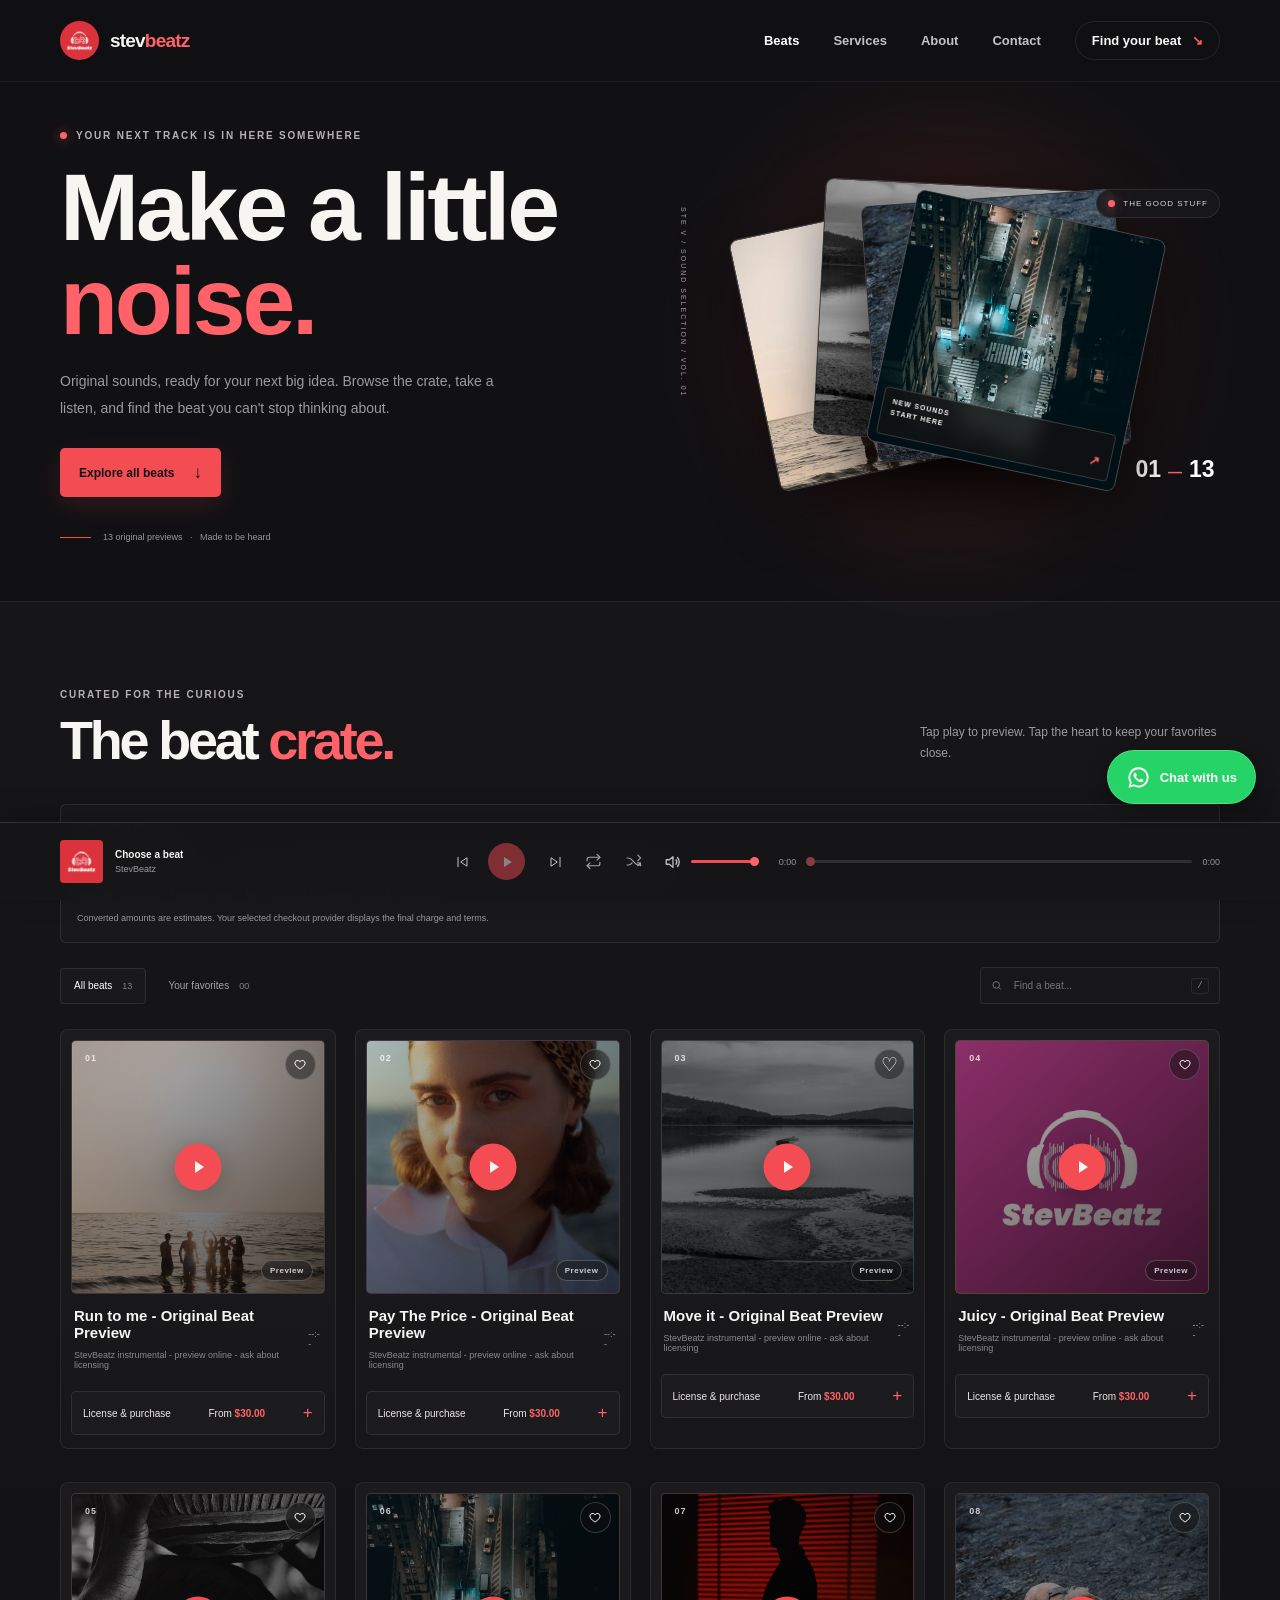
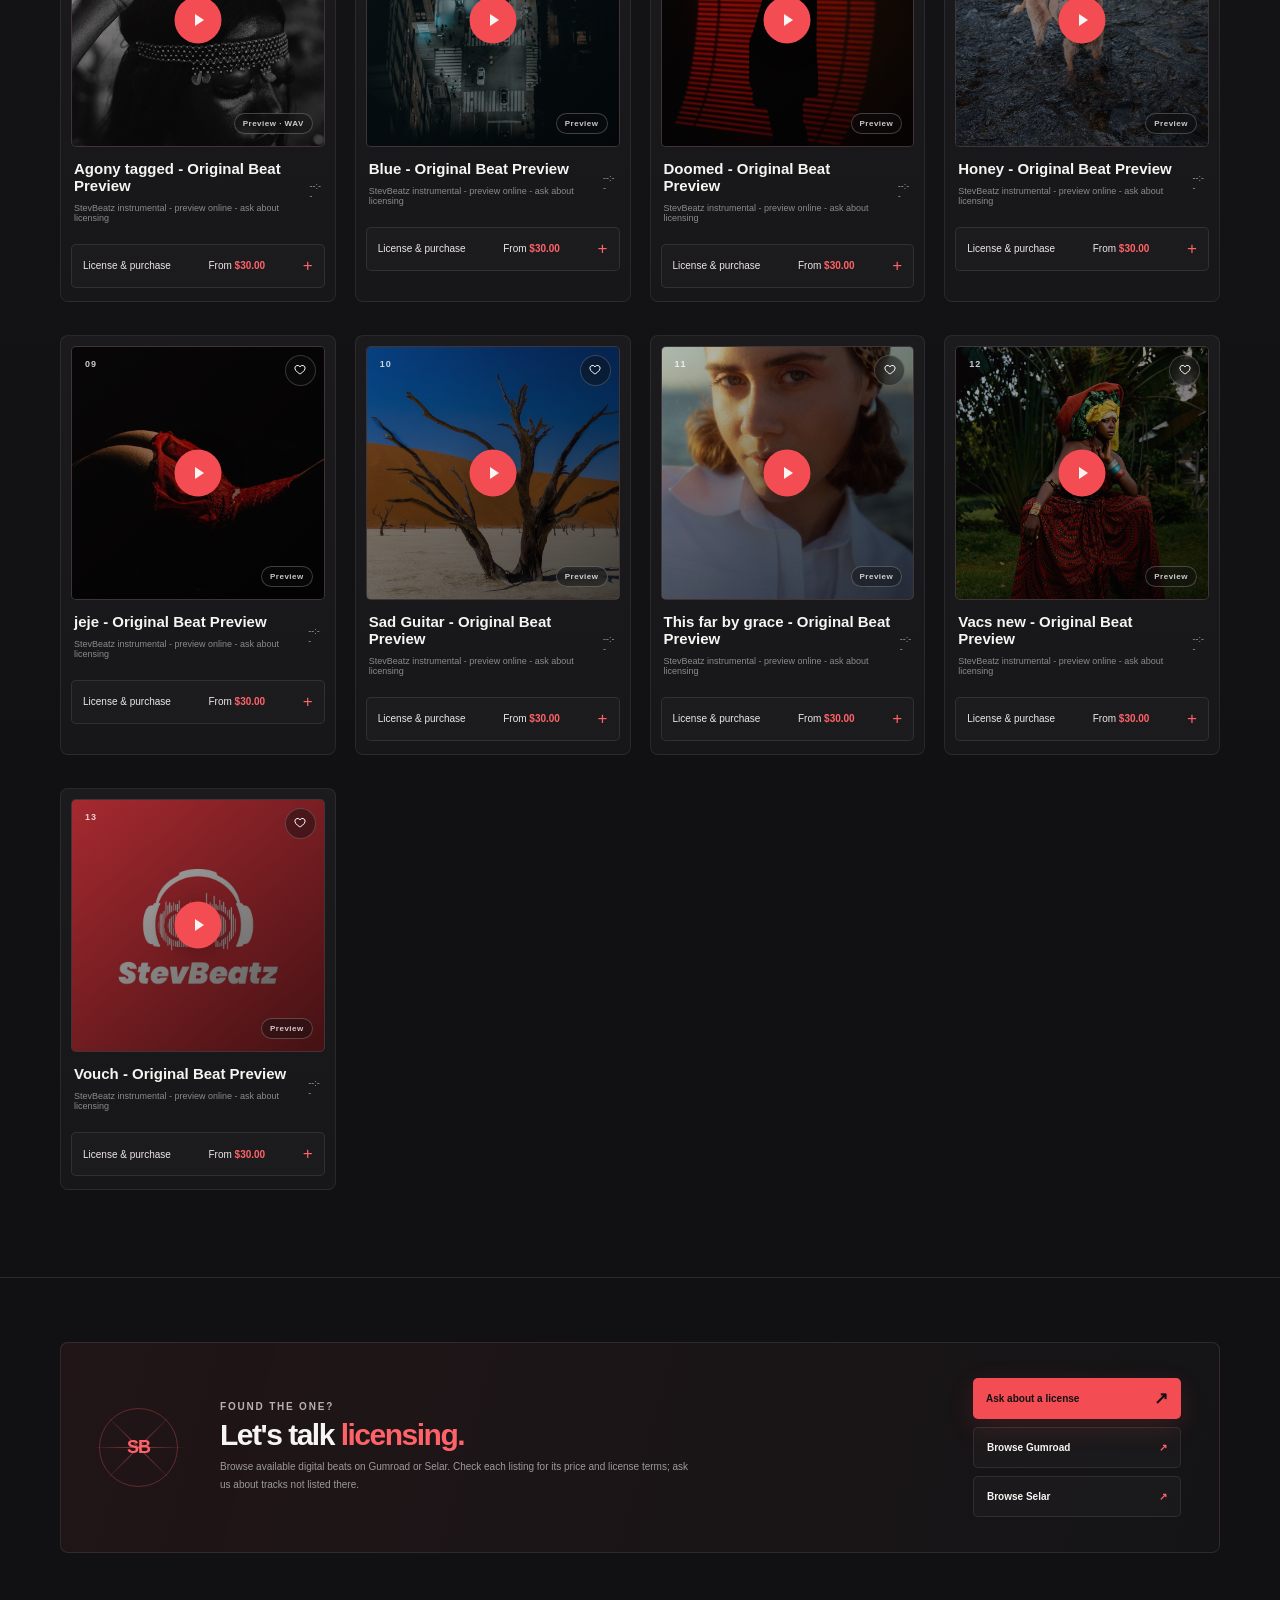
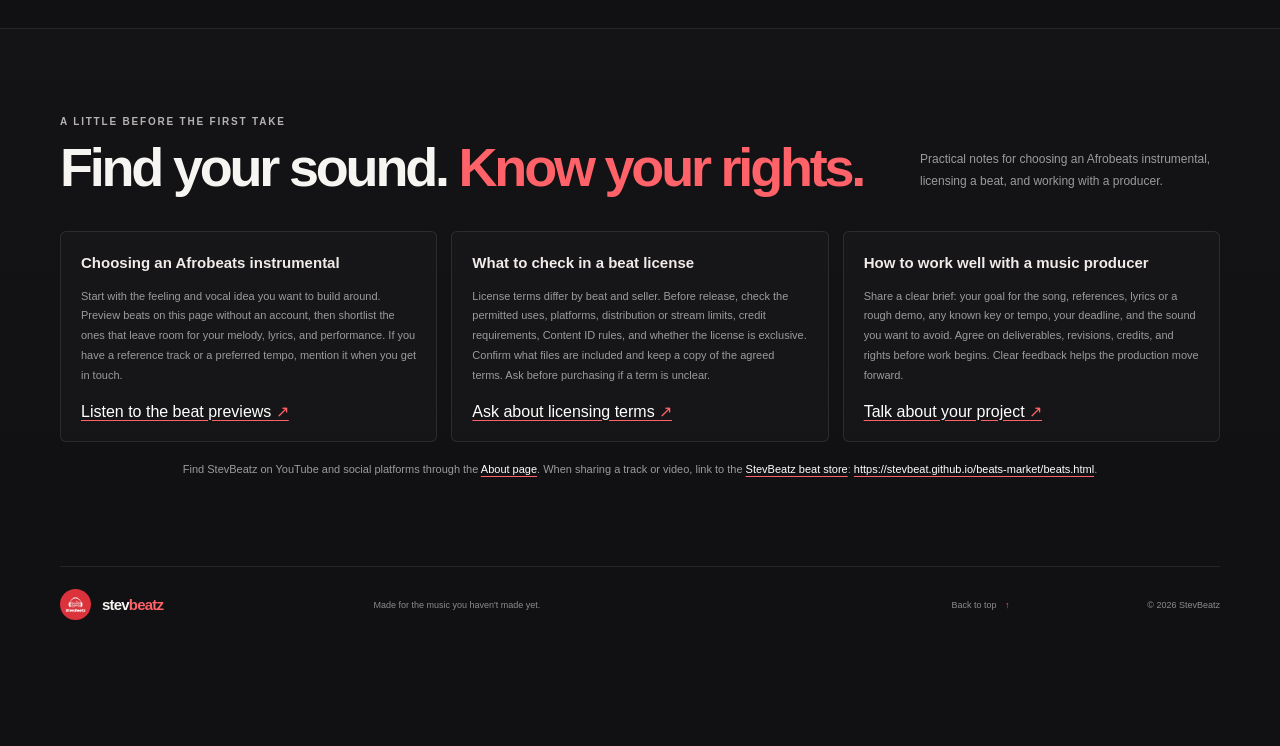
<file: beats.html>
﻿<!doctype html>
<html lang="en">

<head>
  <!-- Google tag (gtag.js) -->
  <script async src="https://www.googletagmanager.com/gtag/js?id=G-NRMWL4TQDX"></script>
  <script>
    window.dataLayer = window.dataLayer || [];
    function gtag() { dataLayer.push(arguments); }
    gtag('js', new Date());
    gtag('config', 'G-NRMWL4TQDX');
  </script>
  <script>
    window.dataLayer = window.dataLayer || [];
    (function (w, d, s, l, i) {
      w[l] = w[l] || []; w[l].push({
        'gtm.start':
          new Date().getTime(), event: 'gtm.js'
      }); var f = d.getElementsByTagName(s)[0],
        j = d.createElement(s), dl = l != 'dataLayer' ? '&l=' + l : ''; j.async = true; j.src =
          'https://www.googletagmanager.com/gtm.js?id=' + i + dl; f.parentNode.insertBefore(j, f);
    })(window, document, 'script', 'dataLayer', 'GTM-MFTWJ2RL');
  </script>
  <meta charset="utf-8">
  <meta name="viewport" content="width=device-width, initial-scale=1">
  <meta name="theme-color" content="#111113">
  <meta name="robots" content="index,follow,max-image-preview:large">
  <meta name="description"
    content="Browse 13 original instrumentals by StevBeatz. Preview Afrobeats and other sounds without signing in, then ask about beat licensing or exclusive purchase.">
  <meta property="og:type" content="website">
  <meta property="og:site_name" content="StevBeatz">
  <meta property="og:title" content="Original Beats for Lease &amp; Exclusive Purchase | StevBeatz">
  <meta property="og:description"
    content="Browse 13 original instrumentals by StevBeatz. Preview Afrobeats and other sounds without signing in, then ask about beat licensing or exclusive purchase.">
  <meta property="og:url" content="https://stevbeat.github.io/beats-market/beats.html">
  <meta property="og:image" content="https://stevbeat.github.io/beats-market/images/stevbeatz-cover.jpg">
  <meta property="og:image:alt" content="StevBeatz artwork">
  <meta name="twitter:card" content="summary_large_image">
  <meta name="twitter:title" content="Original Beats for Lease &amp; Exclusive Purchase | StevBeatz">
  <meta name="twitter:description"
    content="Browse 13 original instrumentals by StevBeatz. Preview Afrobeats and other sounds without signing in, then ask about beat licensing or exclusive purchase.">
  <meta name="twitter:image" content="https://stevbeat.github.io/beats-market/images/stevbeatz-cover.jpg">
  <meta name="twitter:image:alt" content="StevBeatz artwork">
  <link rel="canonical" href="https://stevbeat.github.io/beats-market/beats.html">
  <title>Original Beats for Lease &amp; Exclusive Purchase | StevBeatz</title>
  <script type="application/ld+json">
      {
        "@context": "https://schema.org",
        "@type": "CollectionPage",
        "name": "Original Beats for Lease and Exclusive Purchase | StevBeatz",
        "url": "https://stevbeat.github.io/beats-market/beats.html",
        "isPartOf": { "@id": "https://stevbeat.github.io/beats-market/#website" },
        "about": { "@id": "https://stevbeat.github.io/beats-market/#organization" },
        "mainEntity": {
          "@type": "ItemList",
          "name": "StevBeatz original beat previews",
          "numberOfItems": 13,
          "itemListElement": [
            { "@type": "ListItem", "position": 1, "name": "Run to me - Original Beat Preview" },
            { "@type": "ListItem", "position": 2, "name": "Pay The Price - Original Beat Preview" },
            { "@type": "ListItem", "position": 3, "name": "Move it - Original Beat Preview" },
            { "@type": "ListItem", "position": 4, "name": "Juicy - Original Beat Preview" },
            { "@type": "ListItem", "position": 5, "name": "Agony tagged - Original Beat Preview" },
            { "@type": "ListItem", "position": 6, "name": "Blue - Original Beat Preview" },
            { "@type": "ListItem", "position": 7, "name": "Doomed - Original Beat Preview" },
            { "@type": "ListItem", "position": 8, "name": "Honey - Original Beat Preview" },
            { "@type": "ListItem", "position": 9, "name": "jeje - Original Beat Preview" },
            { "@type": "ListItem", "position": 10, "name": "Sad Guitar - Original Beat Preview" },
            { "@type": "ListItem", "position": 11, "name": "This far by grace - Original Beat Preview" },
            { "@type": "ListItem", "position": 12, "name": "Vacs new - Original Beat Preview" },
            { "@type": "ListItem", "position": 13, "name": "Vouch - Original Beat Preview" }
          ]
        }
      }
    </script>
  <link rel="icon" href="images/stevbeatz-cover.jpg" type="image/jpeg">
  <link rel="stylesheet" href="css/styles.css?v=10">
  <script src="js/app.js?v=2" defer></script>
  <script src="js/player.js?v=6" defer></script>
  <script src="js/beats.js?v=2" defer></script>
  <script src="js/pricing.js?v=1" defer></script>
  <script src="js/contact.js?v=2" defer></script>
  <script src="js/navigation.js?v=2" defer></script>
  <script src="js/whatsapp-chat.js?v=2" defer></script>
</head>

<body>
  <noscript><iframe src="https://www.googletagmanager.com/ns.html?id=GTM-MFTWJ2RL" height="0" width="0"
      style="display:none;visibility:hidden" title="Google Tag Manager"></iframe></noscript>
  <a class="skip-link" href="#main-content">Skip to content</a>
  <header class="site-header" id="top">
    <a class="brand" href="index.html#home" aria-label="StevBeatz home"><img src="images/stevbeatz-cover.jpg" alt=""
        width="44" height="44"><span>stev<span class="brand-accent">beatz</span></span></a>
    <button class="menu-toggle" type="button" aria-expanded="false" aria-controls="primary-nav"
      aria-label="Open navigation"><span></span><span></span></button>
    <nav class="primary-nav" id="primary-nav" aria-label="Main navigation"><a href="beats.html"
        aria-current="page">Beats</a><a href="index.html#services">Services</a><a href="about.html">About</a><a
        href="contact-us.html">Contact</a><a class="nav-cta" href="#catalog">Find your beat <span
          aria-hidden="true">↘</span></a></nav>
  </header>
  <main id="main-content">
    <section class="store-hero page-width">
      <div class="store-hero-copy">
        <p class="eyebrow"><span class="live-dot"></span> Your next track is in here somewhere</p>
        <h1>Make a little<br><span>noise.</span></h1>
        <p>Original sounds, ready for your next big idea. Browse the crate, take a listen, and find the beat you can't
          stop thinking about.</p><a class="button button-primary" href="#catalog">Explore all beats <span
            aria-hidden="true">↓</span></a>
        <div class="store-status"><span class="store-status-line"></span><span>13 original previews <i>·</i> Made to be
            heard</span></div>
      </div>
      <div class="store-hero-art">
        <div class="store-backdrop"></div><span class="store-side-text">STE V / SOUND SELECTION / VOL. 01</span>
        <div class="store-cover-stack" aria-label="A look inside the StevBeatz beat collection">
          <div class="cover-slab slab-paloma"><img src="images/sunset-cover.jpg"
              alt="Friends enjoying an evening at the beach" width="800" height="1200"></div>
          <div class="cover-slab slab-move"><img src="images/city-cover.jpg" alt="City lights after dark" width="1200"
              height="1200"></div>
          <div class="cover-slab slab-dog"><img src="images/dog-cover.jpg" alt="A dog playing in a flowing stream"
              width="868" height="1200"></div>
          <div class="cover-slab slab-she"><img src="images/boat-cover.jpg" alt="A boat resting on a quiet lake"
              width="800" height="1200"><span>NEW SOUNDS<br>START HERE <b>↗</b></span></div>
        </div><span class="store-floating-label"><span class="live-dot"></span> THE GOOD STUFF</span><span
          class="store-number">01<span>—</span>13</span>
      </div>
    </section>
    <section class="store-catalog section-pad" id="catalog">
      <div class="page-width">
        <div class="section-heading store-heading">
          <div>
            <p class="eyebrow">Curated for the curious</p>
            <h2>The beat <span>crate.</span></h2>
          </div>
          <p class="section-intro">Tap play to preview. Tap the heart to keep your favorites close.</p>
        </div>
        <div class="price-region-picker">
  <label>Show prices for
    <select class="price-country" aria-label="Choose country to display beat license prices">
      <option value="GHS">Ghana (GHS)</option>
      <option value="USD" selected>United States (USD)</option>
      <option value="GBP">United Kingdom (GBP)</option>
      <option value="NGN">Nigeria (NGN)</option>
      <option value="CAD">Canada (CAD)</option>
      <option value="ZAR">South Africa (ZAR)</option>
      <option value="EUR">Euro area (EUR)</option>
      <option value="USD">Other locations (USD)</option>
    </select>
  </label>
  <p class="price-region-status" role="status" aria-live="polite">Prices shown in USD. Choose your country to convert them.</p>
  <p class="price-region-summary">Basic MP3: <span data-license-price="basic">$30 USD</span> | Premium WAV + MP3: <span data-license-price="premium">$80 USD</span> | Exclusive: <span data-license-price="exclusive">$150 to $300 USD</span></p>
  <p class="price-region-note">Converted amounts are estimates. Your selected checkout provider displays the final charge and terms.</p>
</div>
<div class="beat-toolbar">
          <div class="filter-tabs" role="group" aria-label="Filter beats"><button class="filter-button is-active"
              type="button" data-filter="all" aria-pressed="true">All beats <span>13</span></button><button
              class="filter-button" type="button" data-filter="favorites" aria-pressed="false">Your favorites <span
                class="favorite-count">00</span></button></div><label class="search-box"><svg viewBox="0 0 24 24"
              aria-hidden="true">
              <circle cx="10.8" cy="10.8" r="6.8"></circle>
              <path d="m16 16 4.5 4.5"></path>
            </svg><span class="visually-hidden">Search beats</span><input type="search" id="beat-search"
              placeholder="Find a beat..." autocomplete="off"><kbd>/</kbd></label>
        </div>
        <div class="beat-grid store-grid" id="beat-grid" aria-live="polite">
          <article class="beat-card store-card" id="beat-run-to-me" data-title="Run to me" data-src="audio/Run%20to%20me.mp3" data-genre="" data-bpm="" data-key="" data-mood="">
            <div class="beat-art art-coral art-photo art-paloma"><img src="images/sunset-cover.jpg"
                alt="Friends enjoying an evening at the beach" width="800" height="1200"><span
                class="track-number">01</span><button class="card-play" type="button" aria-label="Play Run to me"><span
                  class="play-icon" aria-hidden="true"></span></button><button class="favorite-button" type="button"
                aria-label="Add Run to me to favorites" aria-pressed="false"><svg viewBox="0 0 24 24"
                  aria-hidden="true">
                  <path d="M20.8 8.8c0 5.2-8.8 10-8.8 10s-8.8-4.8-8.8-10a4.7 4.7 0 0 1 8.8-2.2 4.7 4.7 0 0 1 8.8 2.2Z">
                  </path>
                </svg></button><span class="beat-tag">Preview</span></div>
            <div class="beat-info">
              <div>
                <h3>Run to me - Original Beat Preview</h3>
                <p>StevBeatz instrumental - preview online - ask about licensing</p>
              </div><span class="track-length">--:--</span>
            </div>

          <details class="beat-purchase">
  <summary><span>License &amp; purchase</span><span>From <strong data-license-price="basic">$30 USD</strong></span></summary>
  <div class="beat-purchase-content">
    <dl class="beat-specs" aria-label="Beat details">
      <div><dt>Genre</dt><dd data-beat-metadata="genre">Details on request</dd></div>
      <div><dt>BPM</dt><dd data-beat-metadata="bpm">Details on request</dd></div>
      <div><dt>Key</dt><dd data-beat-metadata="key">Details on request</dd></div>
      <div><dt>Mood</dt><dd data-beat-metadata="mood">Details on request</dd></div>
    </dl>
    <label class="license-choice">Choose a license
      <select data-license-choice aria-label="Choose a license for this beat">
        <option value="basic" data-base-price="30">Basic - MP3 - $30 USD</option>
        <option value="premium" data-base-price="80">Premium - WAV + MP3 - $80 USD</option>
        <option value="exclusive" data-base-min="150" data-base-max="300">Exclusive - $150 to $300 USD</option>
      </select>
    </label>
    <p class="license-price-detail" data-license-summary>Basic license - MP3 - $30 USD</p>
    <p class="license-terms-note">Usage rights and limits are confirmed before purchase. Review the checkout listing or ask StevBeatz before paying.</p>
    <div class="purchase-actions">
      <a class="buy-button buy-button-primary" data-purchase="whatsapp" href="https://wa.me/233501483350" target="_blank" rel="noopener noreferrer">Ask / buy on WhatsApp</a>
      <a class="buy-button" data-purchase="gumroad" href="https://stevbeatz.gumroad.com/" target="_blank" rel="noopener noreferrer">Buy on Gumroad</a>
      <a class="buy-button" data-purchase="selar" href="https://selar.co/m/Stevbeatz" target="_blank" rel="noopener noreferrer">Buy on Selar</a>
    </div>
    <p class="purchase-note">Store links open the storefront; confirm the matching beat, price, and license terms at checkout. Exclusive prices are agreed by WhatsApp.</p>
  </div>
</details>
</article>
          <article class="beat-card store-card" id="beat-pay-the-price" data-title="Pay The Price" data-src="audio/Pay-The-Price_PTP_.mp3" data-genre="" data-bpm="" data-key="" data-mood="">
            <div class="beat-art art-violet art-photo art-she"><img src="images/she-cover.jpg"
                alt="Portrait of a woman in warm afternoon sunlight" width="800" height="1200"><span
                class="track-number">02</span><button class="card-play" type="button"
                aria-label="Play Pay The Price"><span class="play-icon" aria-hidden="true"></span></button><button
                class="favorite-button" type="button" aria-label="Add Pay The Price to favorites"
                aria-pressed="false"><svg viewBox="0 0 24 24" aria-hidden="true">
                  <path d="M20.8 8.8c0 5.2-8.8 10-8.8 10s-8.8-4.8-8.8-10a4.7 4.7 0 0 1 8.8-2.2 4.7 4.7 0 0 1 8.8 2.2Z">
                  </path>
                </svg></button><span class="beat-tag">Preview</span></div>
            <div class="beat-info">
              <div>
                <h3>Pay The Price - Original Beat Preview</h3>
                <p>StevBeatz instrumental - preview online - ask about licensing</p>
              </div><span class="track-length">--:--</span>
            </div>

          <details class="beat-purchase">
  <summary><span>License &amp; purchase</span><span>From <strong data-license-price="basic">$30 USD</strong></span></summary>
  <div class="beat-purchase-content">
    <dl class="beat-specs" aria-label="Beat details">
      <div><dt>Genre</dt><dd data-beat-metadata="genre">Details on request</dd></div>
      <div><dt>BPM</dt><dd data-beat-metadata="bpm">Details on request</dd></div>
      <div><dt>Key</dt><dd data-beat-metadata="key">Details on request</dd></div>
      <div><dt>Mood</dt><dd data-beat-metadata="mood">Details on request</dd></div>
    </dl>
    <label class="license-choice">Choose a license
      <select data-license-choice aria-label="Choose a license for this beat">
        <option value="basic" data-base-price="30">Basic - MP3 - $30 USD</option>
        <option value="premium" data-base-price="80">Premium - WAV + MP3 - $80 USD</option>
        <option value="exclusive" data-base-min="150" data-base-max="300">Exclusive - $150 to $300 USD</option>
      </select>
    </label>
    <p class="license-price-detail" data-license-summary>Basic license - MP3 - $30 USD</p>
    <p class="license-terms-note">Usage rights and limits are confirmed before purchase. Review the checkout listing or ask StevBeatz before paying.</p>
    <div class="purchase-actions">
      <a class="buy-button buy-button-primary" data-purchase="whatsapp" href="https://wa.me/233501483350" target="_blank" rel="noopener noreferrer">Ask / buy on WhatsApp</a>
      <a class="buy-button" data-purchase="gumroad" href="https://stevbeatz.gumroad.com/" target="_blank" rel="noopener noreferrer">Buy on Gumroad</a>
      <a class="buy-button" data-purchase="selar" href="https://selar.co/m/Stevbeatz" target="_blank" rel="noopener noreferrer">Buy on Selar</a>
    </div>
    <p class="purchase-note">Store links open the storefront; confirm the matching beat, price, and license terms at checkout. Exclusive prices are agreed by WhatsApp.</p>
  </div>
</details>
</article>
          <article class="beat-card store-card" id="beat-move-it" data-title="Move it" data-src="audio/Move%20it.mp3" data-genre="" data-bpm="" data-key="" data-mood="">
            <div class="beat-art art-blue art-photo art-move"><img src="images/city-cover.jpg"
                alt="City lights after dark" width="1200" height="1200"><span class="track-number">03</span><button
                class="card-play" type="button" aria-label="Play Move it"><span class="play-icon"
                  aria-hidden="true"></span></button><button class="favorite-button" type="button"
                aria-label="Add Move it to favorites" aria-pressed="false"><svg viewBox="0 0 24 24" aria-hidden="true">
                  <path d="M20.8 8.8c0 5.2-8.8 10-8.8-10a4.7 4.7 0 0 1 8.8-2.2 4.7 4.7 0 0 1 8.8 2.2Z"></path>
                </svg></button><span class="beat-tag">Preview</span></div>
            <div class="beat-info">
              <div>
                <h3>Move it - Original Beat Preview</h3>
                <p>StevBeatz instrumental - preview online - ask about licensing</p>
              </div><span class="track-length">--:--</span>
            </div>

          <details class="beat-purchase">
  <summary><span>License &amp; purchase</span><span>From <strong data-license-price="basic">$30 USD</strong></span></summary>
  <div class="beat-purchase-content">
    <dl class="beat-specs" aria-label="Beat details">
      <div><dt>Genre</dt><dd data-beat-metadata="genre">Details on request</dd></div>
      <div><dt>BPM</dt><dd data-beat-metadata="bpm">Details on request</dd></div>
      <div><dt>Key</dt><dd data-beat-metadata="key">Details on request</dd></div>
      <div><dt>Mood</dt><dd data-beat-metadata="mood">Details on request</dd></div>
    </dl>
    <label class="license-choice">Choose a license
      <select data-license-choice aria-label="Choose a license for this beat">
        <option value="basic" data-base-price="30">Basic - MP3 - $30 USD</option>
        <option value="premium" data-base-price="80">Premium - WAV + MP3 - $80 USD</option>
        <option value="exclusive" data-base-min="150" data-base-max="300">Exclusive - $150 to $300 USD</option>
      </select>
    </label>
    <p class="license-price-detail" data-license-summary>Basic license - MP3 - $30 USD</p>
    <p class="license-terms-note">Usage rights and limits are confirmed before purchase. Review the checkout listing or ask StevBeatz before paying.</p>
    <div class="purchase-actions">
      <a class="buy-button buy-button-primary" data-purchase="whatsapp" href="https://wa.me/233501483350" target="_blank" rel="noopener noreferrer">Ask / buy on WhatsApp</a>
      <a class="buy-button" data-purchase="gumroad" href="https://stevbeatz.gumroad.com/" target="_blank" rel="noopener noreferrer">Buy on Gumroad</a>
      <a class="buy-button" data-purchase="selar" href="https://selar.co/m/Stevbeatz" target="_blank" rel="noopener noreferrer">Buy on Selar</a>
    </div>
    <p class="purchase-note">Store links open the storefront; confirm the matching beat, price, and license terms at checkout. Exclusive prices are agreed by WhatsApp.</p>
  </div>
</details>
</article>
          <article class="beat-card store-card" data-title="Juicy" data-src="audio/Juicy.mp3" data-genre="" data-bpm="" data-key="" data-mood="">
            <div class="beat-art art-gold"><img src="images/stevbeatz-cover.jpg" alt="" width="700" height="700"><span
                class="track-number">04</span><button class="card-play" type="button" aria-label="Play Juicy"><span
                  class="play-icon" aria-hidden="true"></span></button><button class="favorite-button" type="button"
                aria-label="Add Juicy to favorites" aria-pressed="false"><svg viewBox="0 0 24 24" aria-hidden="true">
                  <path d="M20.8 8.8c0 5.2-8.8 10-8.8 10s-8.8-4.8-8.8-10a4.7 4.7 0 0 1 8.8-2.2 4.7 4.7 0 0 1 8.8 2.2Z">
                  </path>
                </svg></button><span class="beat-tag">Preview</span></div>
            <div class="beat-info">
              <div>
                <h3>Juicy - Original Beat Preview</h3>
                <p>StevBeatz instrumental - preview online - ask about licensing</p>
              </div><span class="track-length">--:--</span>
            </div>

          <details class="beat-purchase">
  <summary><span>License &amp; purchase</span><span>From <strong data-license-price="basic">$30 USD</strong></span></summary>
  <div class="beat-purchase-content">
    <dl class="beat-specs" aria-label="Beat details">
      <div><dt>Genre</dt><dd data-beat-metadata="genre">Details on request</dd></div>
      <div><dt>BPM</dt><dd data-beat-metadata="bpm">Details on request</dd></div>
      <div><dt>Key</dt><dd data-beat-metadata="key">Details on request</dd></div>
      <div><dt>Mood</dt><dd data-beat-metadata="mood">Details on request</dd></div>
    </dl>
    <label class="license-choice">Choose a license
      <select data-license-choice aria-label="Choose a license for this beat">
        <option value="basic" data-base-price="30">Basic - MP3 - $30 USD</option>
        <option value="premium" data-base-price="80">Premium - WAV + MP3 - $80 USD</option>
        <option value="exclusive" data-base-min="150" data-base-max="300">Exclusive - $150 to $300 USD</option>
      </select>
    </label>
    <p class="license-price-detail" data-license-summary>Basic license - MP3 - $30 USD</p>
    <p class="license-terms-note">Usage rights and limits are confirmed before purchase. Review the checkout listing or ask StevBeatz before paying.</p>
    <div class="purchase-actions">
      <a class="buy-button buy-button-primary" data-purchase="whatsapp" href="https://wa.me/233501483350" target="_blank" rel="noopener noreferrer">Ask / buy on WhatsApp</a>
      <a class="buy-button" data-purchase="gumroad" href="https://stevbeatz.gumroad.com/" target="_blank" rel="noopener noreferrer">Buy on Gumroad</a>
      <a class="buy-button" data-purchase="selar" href="https://selar.co/m/Stevbeatz" target="_blank" rel="noopener noreferrer">Buy on Selar</a>
    </div>
    <p class="purchase-note">Store links open the storefront; confirm the matching beat, price, and license terms at checkout. Exclusive prices are agreed by WhatsApp.</p>
  </div>
</details>
</article>
          <article class="beat-card store-card" data-title="Agony tagged" data-src="audio/Agony%20tagged.wav" data-genre="" data-bpm="" data-key="" data-mood="">
            <div class="beat-art art-photo"><img src="images/agony-cover.jpg"
                alt="Black and white portrait of a musician with a traditional instrument" loading="lazy" width="901"
                height="1200"><span class="track-number">05</span><button class="card-play" type="button"
                aria-label="Play Agony tagged"><span class="play-icon" aria-hidden="true"></span></button><button
                class="favorite-button" type="button" aria-label="Add Agony tagged to favorites"
                aria-pressed="false"><svg viewBox="0 0 24 24" aria-hidden="true">
                  <path d="M20.8 8.8c0 5.2-8.8 10-8.8 10s-8.8-4.8-8.8-10a4.7 4.7 0 0 1 8.8-2.2 4.7 4.7 0 0 1 8.8 2.2Z">
                  </path>
                </svg></button><span class="beat-tag">Preview · WAV</span></div>
            <div class="beat-info">
              <div>
                <h3>Agony tagged - Original Beat Preview</h3>
                <p>StevBeatz instrumental - preview online - ask about licensing</p>
              </div><span class="track-length">--:--</span>
            </div>

          <details class="beat-purchase">
  <summary><span>License &amp; purchase</span><span>From <strong data-license-price="basic">$30 USD</strong></span></summary>
  <div class="beat-purchase-content">
    <dl class="beat-specs" aria-label="Beat details">
      <div><dt>Genre</dt><dd data-beat-metadata="genre">Details on request</dd></div>
      <div><dt>BPM</dt><dd data-beat-metadata="bpm">Details on request</dd></div>
      <div><dt>Key</dt><dd data-beat-metadata="key">Details on request</dd></div>
      <div><dt>Mood</dt><dd data-beat-metadata="mood">Details on request</dd></div>
    </dl>
    <label class="license-choice">Choose a license
      <select data-license-choice aria-label="Choose a license for this beat">
        <option value="basic" data-base-price="30">Basic - MP3 - $30 USD</option>
        <option value="premium" data-base-price="80">Premium - WAV + MP3 - $80 USD</option>
        <option value="exclusive" data-base-min="150" data-base-max="300">Exclusive - $150 to $300 USD</option>
      </select>
    </label>
    <p class="license-price-detail" data-license-summary>Basic license - MP3 - $30 USD</p>
    <p class="license-terms-note">Usage rights and limits are confirmed before purchase. Review the checkout listing or ask StevBeatz before paying.</p>
    <div class="purchase-actions">
      <a class="buy-button buy-button-primary" data-purchase="whatsapp" href="https://wa.me/233501483350" target="_blank" rel="noopener noreferrer">Ask / buy on WhatsApp</a>
      <a class="buy-button" data-purchase="gumroad" href="https://stevbeatz.gumroad.com/" target="_blank" rel="noopener noreferrer">Buy on Gumroad</a>
      <a class="buy-button" data-purchase="selar" href="https://selar.co/m/Stevbeatz" target="_blank" rel="noopener noreferrer">Buy on Selar</a>
    </div>
    <p class="purchase-note">Store links open the storefront; confirm the matching beat, price, and license terms at checkout. Exclusive prices are agreed by WhatsApp.</p>
  </div>
</details>
</article>
          <article class="beat-card store-card" data-title="Blue" data-src="audio/Blue.mp3" data-genre="" data-bpm="" data-key="" data-mood="">
            <div class="beat-art art-photo"><img src="images/boat-cover.jpg" alt="A boat resting on a quiet lake"
                width="800" height="1200"><span class="track-number">06</span><button class="card-play" type="button"
                aria-label="Play Blue"><span class="play-icon" aria-hidden="true"></span></button><button
                class="favorite-button" type="button" aria-label="Add Blue to favorites" aria-pressed="false"><svg
                  viewBox="0 0 24 24" aria-hidden="true">
                  <path d="M20.8 8.8c0 5.2-8.8 10-8.8 10s-8.8-4.8-8.8-10a4.7 4.7 0 0 1 8.8-2.2 4.7 4.7 0 0 1 8.8 2.2Z">
                  </path>
                </svg></button><span class="beat-tag">Preview</span></div>
            <div class="beat-info">
              <div>
                <h3>Blue - Original Beat Preview</h3>
                <p>StevBeatz instrumental - preview online - ask about licensing</p>
              </div><span class="track-length">--:--</span>
            </div>

          <details class="beat-purchase">
  <summary><span>License &amp; purchase</span><span>From <strong data-license-price="basic">$30 USD</strong></span></summary>
  <div class="beat-purchase-content">
    <dl class="beat-specs" aria-label="Beat details">
      <div><dt>Genre</dt><dd data-beat-metadata="genre">Details on request</dd></div>
      <div><dt>BPM</dt><dd data-beat-metadata="bpm">Details on request</dd></div>
      <div><dt>Key</dt><dd data-beat-metadata="key">Details on request</dd></div>
      <div><dt>Mood</dt><dd data-beat-metadata="mood">Details on request</dd></div>
    </dl>
    <label class="license-choice">Choose a license
      <select data-license-choice aria-label="Choose a license for this beat">
        <option value="basic" data-base-price="30">Basic - MP3 - $30 USD</option>
        <option value="premium" data-base-price="80">Premium - WAV + MP3 - $80 USD</option>
        <option value="exclusive" data-base-min="150" data-base-max="300">Exclusive - $150 to $300 USD</option>
      </select>
    </label>
    <p class="license-price-detail" data-license-summary>Basic license - MP3 - $30 USD</p>
    <p class="license-terms-note">Usage rights and limits are confirmed before purchase. Review the checkout listing or ask StevBeatz before paying.</p>
    <div class="purchase-actions">
      <a class="buy-button buy-button-primary" data-purchase="whatsapp" href="https://wa.me/233501483350" target="_blank" rel="noopener noreferrer">Ask / buy on WhatsApp</a>
      <a class="buy-button" data-purchase="gumroad" href="https://stevbeatz.gumroad.com/" target="_blank" rel="noopener noreferrer">Buy on Gumroad</a>
      <a class="buy-button" data-purchase="selar" href="https://selar.co/m/Stevbeatz" target="_blank" rel="noopener noreferrer">Buy on Selar</a>
    </div>
    <p class="purchase-note">Store links open the storefront; confirm the matching beat, price, and license terms at checkout. Exclusive prices are agreed by WhatsApp.</p>
  </div>
</details>
</article>
          <article class="beat-card store-card" data-title="Doomed" data-src="audio/Doomed.mp3" data-genre="" data-bpm="" data-key="" data-mood="">
            <div class="beat-art art-photo"><img src="images/doomed-cover.jpg"
                alt="Silhouette against dramatic red light" loading="lazy" width="960" height="1200"><span
                class="track-number">07</span><button class="card-play" type="button" aria-label="Play Doomed"><span
                  class="play-icon" aria-hidden="true"></span></button><button class="favorite-button" type="button"
                aria-label="Add Doomed to favorites" aria-pressed="false"><svg viewBox="0 0 24 24" aria-hidden="true">
                  <path d="M20.8 8.8c0 5.2-8.8 10-8.8 10s-8.8-4.8-8.8-10a4.7 4.7 0 0 1 8.8-2.2 4.7 4.7 0 0 1 8.8 2.2Z">
                  </path>
                </svg></button><span class="beat-tag">Preview</span></div>
            <div class="beat-info">
              <div>
                <h3>Doomed - Original Beat Preview</h3>
                <p>StevBeatz instrumental - preview online - ask about licensing</p>
              </div><span class="track-length">--:--</span>
            </div>

          <details class="beat-purchase">
  <summary><span>License &amp; purchase</span><span>From <strong data-license-price="basic">$30 USD</strong></span></summary>
  <div class="beat-purchase-content">
    <dl class="beat-specs" aria-label="Beat details">
      <div><dt>Genre</dt><dd data-beat-metadata="genre">Details on request</dd></div>
      <div><dt>BPM</dt><dd data-beat-metadata="bpm">Details on request</dd></div>
      <div><dt>Key</dt><dd data-beat-metadata="key">Details on request</dd></div>
      <div><dt>Mood</dt><dd data-beat-metadata="mood">Details on request</dd></div>
    </dl>
    <label class="license-choice">Choose a license
      <select data-license-choice aria-label="Choose a license for this beat">
        <option value="basic" data-base-price="30">Basic - MP3 - $30 USD</option>
        <option value="premium" data-base-price="80">Premium - WAV + MP3 - $80 USD</option>
        <option value="exclusive" data-base-min="150" data-base-max="300">Exclusive - $150 to $300 USD</option>
      </select>
    </label>
    <p class="license-price-detail" data-license-summary>Basic license - MP3 - $30 USD</p>
    <p class="license-terms-note">Usage rights and limits are confirmed before purchase. Review the checkout listing or ask StevBeatz before paying.</p>
    <div class="purchase-actions">
      <a class="buy-button buy-button-primary" data-purchase="whatsapp" href="https://wa.me/233501483350" target="_blank" rel="noopener noreferrer">Ask / buy on WhatsApp</a>
      <a class="buy-button" data-purchase="gumroad" href="https://stevbeatz.gumroad.com/" target="_blank" rel="noopener noreferrer">Buy on Gumroad</a>
      <a class="buy-button" data-purchase="selar" href="https://selar.co/m/Stevbeatz" target="_blank" rel="noopener noreferrer">Buy on Selar</a>
    </div>
    <p class="purchase-note">Store links open the storefront; confirm the matching beat, price, and license terms at checkout. Exclusive prices are agreed by WhatsApp.</p>
  </div>
</details>
</article>
          <article class="beat-card store-card" data-title="Honey" data-src="audio/Honey.mp3" data-genre="" data-bpm="" data-key="" data-mood="">
            <div class="beat-art art-photo"><img src="images/dog-cover.jpg" alt="A dog playing in a flowing stream"
                width="868" height="1200"><span class="track-number">08</span><button class="card-play" type="button"
                aria-label="Play Honey"><span class="play-icon" aria-hidden="true"></span></button><button
                class="favorite-button" type="button" aria-label="Add Honey to favorites" aria-pressed="false"><svg
                  viewBox="0 0 24 24" aria-hidden="true">
                  <path d="M20.8 8.8c0 5.2-8.8 10-8.8 10s-8.8-4.8-8.8-10a4.7 4.7 0 0 1 8.8-2.2 4.7 4.7 0 0 1 8.8 2.2Z">
                  </path>
                </svg></button><span class="beat-tag">Preview</span></div>
            <div class="beat-info">
              <div>
                <h3>Honey - Original Beat Preview</h3>
                <p>StevBeatz instrumental - preview online - ask about licensing</p>
              </div><span class="track-length">--:--</span>
            </div>

          <details class="beat-purchase">
  <summary><span>License &amp; purchase</span><span>From <strong data-license-price="basic">$30 USD</strong></span></summary>
  <div class="beat-purchase-content">
    <dl class="beat-specs" aria-label="Beat details">
      <div><dt>Genre</dt><dd data-beat-metadata="genre">Details on request</dd></div>
      <div><dt>BPM</dt><dd data-beat-metadata="bpm">Details on request</dd></div>
      <div><dt>Key</dt><dd data-beat-metadata="key">Details on request</dd></div>
      <div><dt>Mood</dt><dd data-beat-metadata="mood">Details on request</dd></div>
    </dl>
    <label class="license-choice">Choose a license
      <select data-license-choice aria-label="Choose a license for this beat">
        <option value="basic" data-base-price="30">Basic - MP3 - $30 USD</option>
        <option value="premium" data-base-price="80">Premium - WAV + MP3 - $80 USD</option>
        <option value="exclusive" data-base-min="150" data-base-max="300">Exclusive - $150 to $300 USD</option>
      </select>
    </label>
    <p class="license-price-detail" data-license-summary>Basic license - MP3 - $30 USD</p>
    <p class="license-terms-note">Usage rights and limits are confirmed before purchase. Review the checkout listing or ask StevBeatz before paying.</p>
    <div class="purchase-actions">
      <a class="buy-button buy-button-primary" data-purchase="whatsapp" href="https://wa.me/233501483350" target="_blank" rel="noopener noreferrer">Ask / buy on WhatsApp</a>
      <a class="buy-button" data-purchase="gumroad" href="https://stevbeatz.gumroad.com/" target="_blank" rel="noopener noreferrer">Buy on Gumroad</a>
      <a class="buy-button" data-purchase="selar" href="https://selar.co/m/Stevbeatz" target="_blank" rel="noopener noreferrer">Buy on Selar</a>
    </div>
    <p class="purchase-note">Store links open the storefront; confirm the matching beat, price, and license terms at checkout. Exclusive prices are agreed by WhatsApp.</p>
  </div>
</details>
</article>
          <article class="beat-card store-card" data-title="jeje" data-src="audio/jeje.mp3" data-genre="" data-bpm="" data-key="" data-mood="">
            <div class="beat-art art-photo"><img src="images/jeje-cover.jpg"
                alt="Artist in a vibrant red and gold outfit" loading="lazy" width="1200" height="800"><span
                class="track-number">09</span><button class="card-play" type="button" aria-label="Play jeje"><span
                  class="play-icon" aria-hidden="true"></span></button><button class="favorite-button" type="button"
                aria-label="Add jeje to favorites" aria-pressed="false"><svg viewBox="0 0 24 24" aria-hidden="true">
                  <path d="M20.8 8.8c0 5.2-8.8 10-8.8 10s-8.8-4.8-8.8-10a4.7 4.7 0 0 1 8.8-2.2 4.7 4.7 0 0 1 8.8 2.2Z">
                  </path>
                </svg></button><span class="beat-tag">Preview</span></div>
            <div class="beat-info">
              <div>
                <h3>jeje - Original Beat Preview</h3>
                <p>StevBeatz instrumental - preview online - ask about licensing</p>
              </div><span class="track-length">--:--</span>
            </div>

          <details class="beat-purchase">
  <summary><span>License &amp; purchase</span><span>From <strong data-license-price="basic">$30 USD</strong></span></summary>
  <div class="beat-purchase-content">
    <dl class="beat-specs" aria-label="Beat details">
      <div><dt>Genre</dt><dd data-beat-metadata="genre">Details on request</dd></div>
      <div><dt>BPM</dt><dd data-beat-metadata="bpm">Details on request</dd></div>
      <div><dt>Key</dt><dd data-beat-metadata="key">Details on request</dd></div>
      <div><dt>Mood</dt><dd data-beat-metadata="mood">Details on request</dd></div>
    </dl>
    <label class="license-choice">Choose a license
      <select data-license-choice aria-label="Choose a license for this beat">
        <option value="basic" data-base-price="30">Basic - MP3 - $30 USD</option>
        <option value="premium" data-base-price="80">Premium - WAV + MP3 - $80 USD</option>
        <option value="exclusive" data-base-min="150" data-base-max="300">Exclusive - $150 to $300 USD</option>
      </select>
    </label>
    <p class="license-price-detail" data-license-summary>Basic license - MP3 - $30 USD</p>
    <p class="license-terms-note">Usage rights and limits are confirmed before purchase. Review the checkout listing or ask StevBeatz before paying.</p>
    <div class="purchase-actions">
      <a class="buy-button buy-button-primary" data-purchase="whatsapp" href="https://wa.me/233501483350" target="_blank" rel="noopener noreferrer">Ask / buy on WhatsApp</a>
      <a class="buy-button" data-purchase="gumroad" href="https://stevbeatz.gumroad.com/" target="_blank" rel="noopener noreferrer">Buy on Gumroad</a>
      <a class="buy-button" data-purchase="selar" href="https://selar.co/m/Stevbeatz" target="_blank" rel="noopener noreferrer">Buy on Selar</a>
    </div>
    <p class="purchase-note">Store links open the storefront; confirm the matching beat, price, and license terms at checkout. Exclusive prices are agreed by WhatsApp.</p>
  </div>
</details>
</article>
          <article class="beat-card store-card" data-title="Sad Guitar" data-src="audio/Sad%20Guitar.mp3" data-genre="" data-bpm="" data-key="" data-mood="">
            <div class="beat-art art-photo"><img src="images/sad-guitar-cover.jpg"
                alt="Lone tree in a quiet desert landscape" loading="lazy" width="1200" height="800"><span
                class="track-number">10</span><button class="card-play" type="button" aria-label="Play Sad Guitar"><span
                  class="play-icon" aria-hidden="true"></span></button><button class="favorite-button" type="button"
                aria-label="Add Sad Guitar to favorites" aria-pressed="false"><svg viewBox="0 0 24 24"
                  aria-hidden="true">
                  <path d="M20.8 8.8c0 5.2-8.8 10-8.8 10s-8.8-4.8-8.8-10a4.7 4.7 0 0 1 8.8-2.2 4.7 4.7 0 0 1 8.8 2.2Z">
                  </path>
                </svg></button><span class="beat-tag">Preview</span></div>
            <div class="beat-info">
              <div>
                <h3>Sad Guitar - Original Beat Preview</h3>
                <p>StevBeatz instrumental - preview online - ask about licensing</p>
              </div><span class="track-length">--:--</span>
            </div>

          <details class="beat-purchase">
  <summary><span>License &amp; purchase</span><span>From <strong data-license-price="basic">$30 USD</strong></span></summary>
  <div class="beat-purchase-content">
    <dl class="beat-specs" aria-label="Beat details">
      <div><dt>Genre</dt><dd data-beat-metadata="genre">Details on request</dd></div>
      <div><dt>BPM</dt><dd data-beat-metadata="bpm">Details on request</dd></div>
      <div><dt>Key</dt><dd data-beat-metadata="key">Details on request</dd></div>
      <div><dt>Mood</dt><dd data-beat-metadata="mood">Details on request</dd></div>
    </dl>
    <label class="license-choice">Choose a license
      <select data-license-choice aria-label="Choose a license for this beat">
        <option value="basic" data-base-price="30">Basic - MP3 - $30 USD</option>
        <option value="premium" data-base-price="80">Premium - WAV + MP3 - $80 USD</option>
        <option value="exclusive" data-base-min="150" data-base-max="300">Exclusive - $150 to $300 USD</option>
      </select>
    </label>
    <p class="license-price-detail" data-license-summary>Basic license - MP3 - $30 USD</p>
    <p class="license-terms-note">Usage rights and limits are confirmed before purchase. Review the checkout listing or ask StevBeatz before paying.</p>
    <div class="purchase-actions">
      <a class="buy-button buy-button-primary" data-purchase="whatsapp" href="https://wa.me/233501483350" target="_blank" rel="noopener noreferrer">Ask / buy on WhatsApp</a>
      <a class="buy-button" data-purchase="gumroad" href="https://stevbeatz.gumroad.com/" target="_blank" rel="noopener noreferrer">Buy on Gumroad</a>
      <a class="buy-button" data-purchase="selar" href="https://selar.co/m/Stevbeatz" target="_blank" rel="noopener noreferrer">Buy on Selar</a>
    </div>
    <p class="purchase-note">Store links open the storefront; confirm the matching beat, price, and license terms at checkout. Exclusive prices are agreed by WhatsApp.</p>
  </div>
</details>
</article>
          <article class="beat-card store-card" data-title="This far by grace"
            data-src="audio/This%20far%20by%20grace.mp3" data-genre="" data-bpm="" data-key="" data-mood="">
            <div class="beat-art art-photo"><img src="images/she-cover.jpg"
                alt="Portrait of a woman in warm afternoon sunlight" loading="lazy" width="800" height="1200"><span
                class="track-number">11</span><button class="card-play" type="button"
                aria-label="Play This far by grace"><span class="play-icon" aria-hidden="true"></span></button><button
                class="favorite-button" type="button" aria-label="Add This far by grace to favorites"
                aria-pressed="false"><svg viewBox="0 0 24 24" aria-hidden="true">
                  <path d="M20.8 8.8c0 5.2-8.8 10-8.8 10s-8.8-4.8-8.8-10a4.7 4.7 0 0 1 8.8-2.2 4.7 4.7 0 0 1 8.8 2.2Z">
                  </path>
                </svg></button><span class="beat-tag">Preview</span></div>
            <div class="beat-info">
              <div>
                <h3>This far by grace - Original Beat Preview</h3>
                <p>StevBeatz instrumental - preview online - ask about licensing</p>
              </div><span class="track-length">--:--</span>
            </div>

          <details class="beat-purchase">
  <summary><span>License &amp; purchase</span><span>From <strong data-license-price="basic">$30 USD</strong></span></summary>
  <div class="beat-purchase-content">
    <dl class="beat-specs" aria-label="Beat details">
      <div><dt>Genre</dt><dd data-beat-metadata="genre">Details on request</dd></div>
      <div><dt>BPM</dt><dd data-beat-metadata="bpm">Details on request</dd></div>
      <div><dt>Key</dt><dd data-beat-metadata="key">Details on request</dd></div>
      <div><dt>Mood</dt><dd data-beat-metadata="mood">Details on request</dd></div>
    </dl>
    <label class="license-choice">Choose a license
      <select data-license-choice aria-label="Choose a license for this beat">
        <option value="basic" data-base-price="30">Basic - MP3 - $30 USD</option>
        <option value="premium" data-base-price="80">Premium - WAV + MP3 - $80 USD</option>
        <option value="exclusive" data-base-min="150" data-base-max="300">Exclusive - $150 to $300 USD</option>
      </select>
    </label>
    <p class="license-price-detail" data-license-summary>Basic license - MP3 - $30 USD</p>
    <p class="license-terms-note">Usage rights and limits are confirmed before purchase. Review the checkout listing or ask StevBeatz before paying.</p>
    <div class="purchase-actions">
      <a class="buy-button buy-button-primary" data-purchase="whatsapp" href="https://wa.me/233501483350" target="_blank" rel="noopener noreferrer">Ask / buy on WhatsApp</a>
      <a class="buy-button" data-purchase="gumroad" href="https://stevbeatz.gumroad.com/" target="_blank" rel="noopener noreferrer">Buy on Gumroad</a>
      <a class="buy-button" data-purchase="selar" href="https://selar.co/m/Stevbeatz" target="_blank" rel="noopener noreferrer">Buy on Selar</a>
    </div>
    <p class="purchase-note">Store links open the storefront; confirm the matching beat, price, and license terms at checkout. Exclusive prices are agreed by WhatsApp.</p>
  </div>
</details>
</article>
          <article class="beat-card store-card" data-title="Vacs new" data-src="audio/Vacs%20new.mp3" data-genre="" data-bpm="" data-key="" data-mood="">
            <div class="beat-art art-photo"><img src="images/this-far-cover.jpg"
                alt="Artist portrait in soft natural light" width="900" height="1200"><span
                class="track-number">12</span><button class="card-play" type="button" aria-label="Play Vacs new"><span
                  class="play-icon" aria-hidden="true"></span></button><button class="favorite-button" type="button"
                aria-label="Add Vacs new to favorites" aria-pressed="false"><svg viewBox="0 0 24 24" aria-hidden="true">
                  <path d="M20.8 8.8c0 5.2-8.8 10-8.8 10s-8.8-4.8-8.8-10a4.7 4.7 0 0 1 8.8-2.2 4.7 4.7 0 0 1 8.8 2.2Z">
                  </path>
                </svg></button><span class="beat-tag">Preview</span></div>
            <div class="beat-info">
              <div>
                <h3>Vacs new - Original Beat Preview</h3>
                <p>StevBeatz instrumental - preview online - ask about licensing</p>
              </div><span class="track-length">--:--</span>
            </div>

          <details class="beat-purchase">
  <summary><span>License &amp; purchase</span><span>From <strong data-license-price="basic">$30 USD</strong></span></summary>
  <div class="beat-purchase-content">
    <dl class="beat-specs" aria-label="Beat details">
      <div><dt>Genre</dt><dd data-beat-metadata="genre">Details on request</dd></div>
      <div><dt>BPM</dt><dd data-beat-metadata="bpm">Details on request</dd></div>
      <div><dt>Key</dt><dd data-beat-metadata="key">Details on request</dd></div>
      <div><dt>Mood</dt><dd data-beat-metadata="mood">Details on request</dd></div>
    </dl>
    <label class="license-choice">Choose a license
      <select data-license-choice aria-label="Choose a license for this beat">
        <option value="basic" data-base-price="30">Basic - MP3 - $30 USD</option>
        <option value="premium" data-base-price="80">Premium - WAV + MP3 - $80 USD</option>
        <option value="exclusive" data-base-min="150" data-base-max="300">Exclusive - $150 to $300 USD</option>
      </select>
    </label>
    <p class="license-price-detail" data-license-summary>Basic license - MP3 - $30 USD</p>
    <p class="license-terms-note">Usage rights and limits are confirmed before purchase. Review the checkout listing or ask StevBeatz before paying.</p>
    <div class="purchase-actions">
      <a class="buy-button buy-button-primary" data-purchase="whatsapp" href="https://wa.me/233501483350" target="_blank" rel="noopener noreferrer">Ask / buy on WhatsApp</a>
      <a class="buy-button" data-purchase="gumroad" href="https://stevbeatz.gumroad.com/" target="_blank" rel="noopener noreferrer">Buy on Gumroad</a>
      <a class="buy-button" data-purchase="selar" href="https://selar.co/m/Stevbeatz" target="_blank" rel="noopener noreferrer">Buy on Selar</a>
    </div>
    <p class="purchase-note">Store links open the storefront; confirm the matching beat, price, and license terms at checkout. Exclusive prices are agreed by WhatsApp.</p>
  </div>
</details>
</article>
          <article class="beat-card store-card" data-title="Vouch" data-src="audio/Vouch.mp3" data-genre="" data-bpm="" data-key="" data-mood="">
            <div class="beat-art art-photo"><img src="images/stevbeatz-cover.jpg" alt="" width="700" height="700"><span
                class="track-number">13</span><button class="card-play" type="button" aria-label="Play Vouch"><span
                  class="play-icon" aria-hidden="true"></span></button><button class="favorite-button" type="button"
                aria-label="Add Vouch to favorites" aria-pressed="false"><svg viewBox="0 0 24 24" aria-hidden="true">
                  <path d="M20.8 8.8c0 5.2-8.8 10-8.8 10s-8.8-4.8-8.8-10a4.7 4.7 0 0 1 8.8-2.2 4.7 4.7 0 0 1 8.8 2.2Z">
                  </path>
                </svg></button><span class="beat-tag">Preview</span></div>
            <div class="beat-info">
              <div>
                <h3>Vouch - Original Beat Preview</h3>
                <p>StevBeatz instrumental - preview online - ask about licensing</p>
              </div><span class="track-length">--:--</span>
            </div>

          <details class="beat-purchase">
  <summary><span>License &amp; purchase</span><span>From <strong data-license-price="basic">$30 USD</strong></span></summary>
  <div class="beat-purchase-content">
    <dl class="beat-specs" aria-label="Beat details">
      <div><dt>Genre</dt><dd data-beat-metadata="genre">Details on request</dd></div>
      <div><dt>BPM</dt><dd data-beat-metadata="bpm">Details on request</dd></div>
      <div><dt>Key</dt><dd data-beat-metadata="key">Details on request</dd></div>
      <div><dt>Mood</dt><dd data-beat-metadata="mood">Details on request</dd></div>
    </dl>
    <label class="license-choice">Choose a license
      <select data-license-choice aria-label="Choose a license for this beat">
        <option value="basic" data-base-price="30">Basic - MP3 - $30 USD</option>
        <option value="premium" data-base-price="80">Premium - WAV + MP3 - $80 USD</option>
        <option value="exclusive" data-base-min="150" data-base-max="300">Exclusive - $150 to $300 USD</option>
      </select>
    </label>
    <p class="license-price-detail" data-license-summary>Basic license - MP3 - $30 USD</p>
    <p class="license-terms-note">Usage rights and limits are confirmed before purchase. Review the checkout listing or ask StevBeatz before paying.</p>
    <div class="purchase-actions">
      <a class="buy-button buy-button-primary" data-purchase="whatsapp" href="https://wa.me/233501483350" target="_blank" rel="noopener noreferrer">Ask / buy on WhatsApp</a>
      <a class="buy-button" data-purchase="gumroad" href="https://stevbeatz.gumroad.com/" target="_blank" rel="noopener noreferrer">Buy on Gumroad</a>
      <a class="buy-button" data-purchase="selar" href="https://selar.co/m/Stevbeatz" target="_blank" rel="noopener noreferrer">Buy on Selar</a>
    </div>
    <p class="purchase-note">Store links open the storefront; confirm the matching beat, price, and license terms at checkout. Exclusive prices are agreed by WhatsApp.</p>
  </div>
</details>
</article>
        </div>
        <p class="empty-state" id="empty-state" hidden>No beats found. Try another search or add a favorite.</p>
      </div>
    </section>
    <section class="license-note page-width">
      <div class="license-note-mark"><span>SB</span><i></i><i></i><i></i></div>
      <div>
        <p class="eyebrow">Found the one?</p>
        <h2>Let's talk <span>licensing.</span></h2>
        <p>Browse available digital beats on Gumroad or Selar. Check each listing for its price and license terms; ask
          us about tracks not listed there.</p>
      </div>
      <div class="license-actions"><a class="button button-primary" href="contact-us.html">Ask about a license <span
            aria-hidden="true">↗</span></a><a class="button payment-button" href="https://stevbeatz.gumroad.com/"
          target="_blank" rel="noopener noreferrer">Browse Gumroad <span aria-hidden="true">↗</span></a><a
          class="button payment-button" href="https://selar.co/m/Stevbeatz" target="_blank"
          rel="noopener noreferrer">Browse Selar <span aria-hidden="true">↗</span></a></div>
    </section>
    <section class="faq-section section-pad beat-guides" id="beat-guides">
      <div class="page-width">
        <div class="section-heading">
          <div>
            <p class="eyebrow">A little before the first take</p>
            <h2>Find your sound. <span>Know your rights.</span></h2>
          </div>
          <p class="section-intro">Practical notes for choosing an Afrobeats instrumental, licensing a beat, and working
            with a producer.</p>
        </div>
        <div class="beat-guide-grid">
          <article class="beat-guide-item">
            <h3>Choosing an Afrobeats instrumental</h3>
            <p>Start with the feeling and vocal idea you want to build around. Preview beats on this page without an
              account, then shortlist the ones that leave room for your melody, lyrics, and performance. If you have a
              reference track or a preferred tempo, mention it when you get in touch.</p>
            <a href="#catalog">Listen to the beat previews <span aria-hidden="true">↗</span></a>
          </article>
          <article class="beat-guide-item">
            <h3>What to check in a beat license</h3>
            <p>License terms differ by beat and seller. Before release, check the permitted uses, platforms,
              distribution or stream limits, credit requirements, Content ID rules, and whether the license is
              exclusive. Confirm what files are included and keep a copy of the agreed terms. Ask before purchasing if a
              term is unclear.</p>
            <a href="contact-us.html?topic=Beat%20licensing">Ask about licensing terms <span
                aria-hidden="true">↗</span></a>
          </article>
          <article class="beat-guide-item">
            <h3>How to work well with a music producer</h3>
            <p>Share a clear brief: your goal for the song, references, lyrics or a rough demo, any known key or tempo,
              your deadline, and the sound you want to avoid. Agree on deliverables, revisions, credits, and rights
              before work begins. Clear feedback helps the production move forward.</p>
            <a href="contact-us.html?topic=Music%20production">Talk about your project <span
                aria-hidden="true">↗</span></a>
          </article>
        </div>
        <p class="beat-guide-note">Find StevBeatz on YouTube and social platforms through the <a href="about.html">About
            page</a>. When sharing a track or video, link to the <a
            href="https://stevbeat.github.io/beats-market/beats.html">StevBeatz beat store</a>: <a
            href="https://stevbeat.github.io/beats-market/beats.html">https://stevbeat.github.io/beats-market/beats.html</a>.
        </p>
      </div>
    </section>
  </main>
  <footer class="site-footer page-width"><a class="brand footer-brand" href="index.html#home"><img
        src="images/stevbeatz-cover.jpg" alt="" loading="lazy" width="44" height="44"><span>stev<span
          class="brand-accent">beatz</span></span></a>
    <p>Made for the music you haven't made yet.</p><a class="back-to-top" href="#top">Back to top <span
        aria-hidden="true">↑</span></a><span class="copyright">© <span id="current-year"></span> StevBeatz</span>
  </footer>
  <a id="whatsapp-chat" class="whatsapp-chat"
    href="https://wa.me/233501483350?text=Hi%20StevBeatz!%20I%27m%20interested%20in%20your%20beats%20or%20music%20production%20services.%20Could%20you%20tell%20me%20more%3F"
    target="_blank" rel="noopener noreferrer" aria-label="Chat with StevBeatz on WhatsApp"><svg
      xmlns="http://www.w3.org/2000/svg" viewBox="0 0 32 32" width="28" height="28" fill="currentColor"
      aria-hidden="true">
      <path
        d="M16.02 3a12.9 12.9 0 0 0-11.1 19.47L3.2 29l6.7-1.76A12.9 12.9 0 1 0 16.02 3Zm0 23.4a10.48 10.48 0 0 1-5.34-1.46l-.38-.22-3.98 1.05 1.06-3.88-.25-.4A10.5 10.5 0 1 1 16.02 26.4Zm5.76-7.87c-.32-.16-1.87-.92-2.16-1.02-.29-.11-.5-.16-.71.16-.21.32-.81 1.02-.99 1.23-.18.21-.37.24-.69.08-.32-.16-1.34-.49-2.55-1.57-.94-.84-1.58-1.87-1.77-2.19-.18-.32-.02-.49.14-.65.15-.15.32-.37.48-.55.16-.18.21-.32.32-.53.1-.21.05-.4-.03-.56-.08-.16-.71-1.72-.97-2.35-.25-.61-.52-.53-.71-.54h-.61c-.21 0-.55.08-.84.4-.29.32-1.1 1.08-1.1 2.64s1.13 3.06 1.29 3.27c.16.21 2.23 3.4 5.39 4.76.75.32 1.33.52 1.79.67.75.24 1.43.21 1.97.13.6-.09 1.87-.76 2.13-1.5.26-.73.26-1.36.18-1.5-.08-.13-.29-.21-.61-.37Z" />
    </svg><span>Chat with us</span></a>
  <div class="audio-player" id="audio-player" aria-label="Audio player"><audio id="audio-element"
      preload="none"></audio>
    <div class="player-track"><button class="player-cover-button" id="open-full-player" type="button"
        aria-label="View full beat and artwork" disabled><img id="player-cover" src="images/stevbeatz-cover.jpg" alt=""
          width="48" height="48"><span aria-hidden="true">↗</span></button>
      <div class="player-track-copy"><strong id="player-title">Choose a beat</strong><span>StevBeatz</span></div>
    </div>
    <div class="player-controls"><button class="player-skip" id="previous-track" type="button"
        aria-label="Previous beat"><svg viewBox="0 0 24 24" aria-hidden="true">
          <path d="M6 5v14M19 6l-9 6 9 6z"></path>
        </svg></button><button class="player-play" id="player-play" type="button" aria-label="Play" disabled><span
          class="play-icon" aria-hidden="true"></span></button><button class="player-skip" id="next-track" type="button"
        aria-label="Next beat"><svg viewBox="0 0 24 24" aria-hidden="true">
          <path d="M18 5v14M5 6l9 6-9 6z"></path>
        </svg></button><button class="player-mode-button" id="repeat-track" type="button"
        aria-label="Repeat current track" aria-pressed="false" title="Repeat track: off"><svg viewBox="0 0 24 24"
        aria-hidden="true"><path d="M17 2l4 4-4 4"></path><path d="M3 11V9a3 3 0 0 1 3-3h15M7 22l-4-4 4-4"></path><path
        d="M21 13v2a3 3 0 0 1-3 3H3"></path></svg></button><button class="player-mode-button" id="shuffle-tracks"
        type="button" aria-label="Shuffle tracks" aria-pressed="false" title="Shuffle: off"><svg viewBox="0 0 24 24"
        aria-hidden="true"><path d="M18 14h1a3 3 0 0 1 3 3v1"></path><path d="m18 18 4-4"></path><path
        d="M3 7h1a7 7 0 0 1 5 2l6 6a7 7 0 0 0 5 2h2m-4-14 4 4-4 4"></path><path d="M3 17h1a7 7 0 0 0 5-2l1-1"></path>
        </svg></button><div class="volume-control"><button class="volume-toggle" id="volume-toggle" type="button"
        aria-label="Mute audio" aria-pressed="false"><svg viewBox="0 0 24 24" aria-hidden="true">
          <path d="M3 9v6h4l5 4V5L7 9H3Z"></path>
          <path class="volume-wave" d="M16 9a5 5 0 0 1 0 6m2-9a9 9 0 0 1 0 12"></path>
          <path class="volume-muted-mark" d="m16 9 5 6m0-6-5 6"></path>
        </svg></button><input id="volume-range" type="range" min="0" max="1" step="0.01" value="1"
        aria-label="Volume"></div></div>
    <div class="player-progress"><span id="current-time">0:00</span><input id="seek-bar" type="range" min="0" max="100"
        value="0" aria-label="Track progress" disabled><span id="duration-time">0:00</span></div>
    <p class="player-status" id="player-status" role="status" aria-live="polite">Pick a preview to start listening.</p>
  </div>
  <dialog class="now-playing" id="now-playing" aria-labelledby="expanded-title">
    <div class="now-playing-panel"><button class="now-playing-close" id="close-full-player" type="button"
        aria-label="Close full player">×</button>
      <div class="now-playing-art"><img id="expanded-cover" src="images/stevbeatz-cover.jpg" alt="" width="700"
          height="700"></div>
      <div class="now-playing-details">
        <p class="eyebrow"><span class="live-dot"></span> Now playing</p>
        <h2 id="expanded-title">Choose a beat</h2>
        <p>StevBeatz original preview</p>
        <div class="expanded-progress"><span id="expanded-current-time">0:00</span><input id="expanded-seek-bar"
            type="range" min="0" max="100" value="0" aria-label="Track progress" disabled><span
            id="expanded-duration-time">0:00</span></div>
        <div class="player-controls expanded-controls"><button class="player-skip" id="expanded-previous-track"
            type="button" aria-label="Previous beat"><svg viewBox="0 0 24 24" aria-hidden="true">
              <path d="M6 5v14M19 6l-9 6 9 6z"></path>
            </svg></button><button class="player-play" id="expanded-player-play" type="button" aria-label="Play"
            disabled><span class="play-icon" aria-hidden="true"></span></button><button class="player-skip"
            id="expanded-next-track" type="button" aria-label="Next beat"><svg viewBox="0 0 24 24" aria-hidden="true">
              <path d="M18 5v14M5 6l9 6-9 6z"></path>
            </svg></button><button class="player-mode-button" id="expanded-repeat-track" type="button"
              aria-label="Repeat current track" aria-pressed="false" title="Repeat track: off"><svg viewBox="0 0 24 24"
              aria-hidden="true"><path d="M17 2l4 4-4 4"></path><path d="M3 11V9a3 3 0 0 1 3-3h15M7 22l-4-4 4-4"></path><path
              d="M21 13v2a3 3 0 0 1-3 3H3"></path></svg></button><button class="player-mode-button"
              id="expanded-shuffle-tracks" type="button" aria-label="Shuffle tracks" aria-pressed="false" title="Shuffle: off">
              <svg viewBox="0 0 24 24" aria-hidden="true"><path d="M18 14h1a3 3 0 0 1 3 3v1"></path><path d="m18 18 4-4"></path>
              <path d="M3 7h1a7 7 0 0 1 5 2l6 6a7 7 0 0 0 5 2h2m-4-14 4 4-4 4"></path><path d="M3 17h1a7 7 0 0 0 5-2l1-1"></path>
              </svg></button><div class="volume-control"><button class="volume-toggle" id="expanded-volume-toggle"
              type="button" aria-label="Mute audio" aria-pressed="false"><svg viewBox="0 0 24 24" aria-hidden="true">
                <path d="M3 9v6h4l5 4V5L7 9H3Z"></path>
                <path class="volume-wave" d="M16 9a5 5 0 0 1 0 6m2-9a9 9 0 0 1 0 12"></path>
                <path class="volume-muted-mark" d="m16 9 5 6m0-6-5 6"></path>
              </svg></button><input id="expanded-volume-range" type="range" min="0" max="1" step="0.01"
              value="1" aria-label="Volume"></div></div>
      </div>
    </div>
  </dialog>
  <section class="wa-popup" id="wa-popup" role="dialog" aria-labelledby="wa-popup-title" hidden>
    <header class="wa-popup-header">
      <div>
        <p class="eyebrow">StevBeatz on WhatsApp</p>
        <h2 id="wa-popup-title">Let’s talk music.</h2>
      </div><button class="wa-popup-close" type="button" aria-label="Close WhatsApp chat options">×</button>
    </header>
    <div class="wa-business-status"><span class="wa-status-dot"></span><span id="wa-status-text">Checking business
        hours...</span></div>
    <p class="wa-hours-note">Daily, 8:00 AM–6:00 PM Ghana time. This is the usual reply schedule, not live availability.
    </p>
    <div class="wa-quick-messages" aria-label="Choose what you’d like to discuss">
      <button class="wa-quick-message" type="button" data-message-type="beat_inquiry"
        data-message="I'd like to ask about one of your beats.">Ask about a beat <span
          aria-hidden="true">↗</span></button>
      <button class="wa-quick-message" type="button" data-message-type="custom_production"
        data-message="I'm interested in custom music production.">Custom production <span
          aria-hidden="true">↗</span></button>
      <button class="wa-quick-message" type="button" data-message-type="mixing_mastering"
        data-message="I'd like to ask about mixing and mastering.">Mixing &amp; mastering <span
          aria-hidden="true">↗</span></button>
      <button class="wa-quick-message" type="button" data-message-type="general_inquiry"
        data-message="I have a question about your music services.">Something else <span
          aria-hidden="true">↗</span></button>
    </div>
  </section>
</body>

</html>
</file>
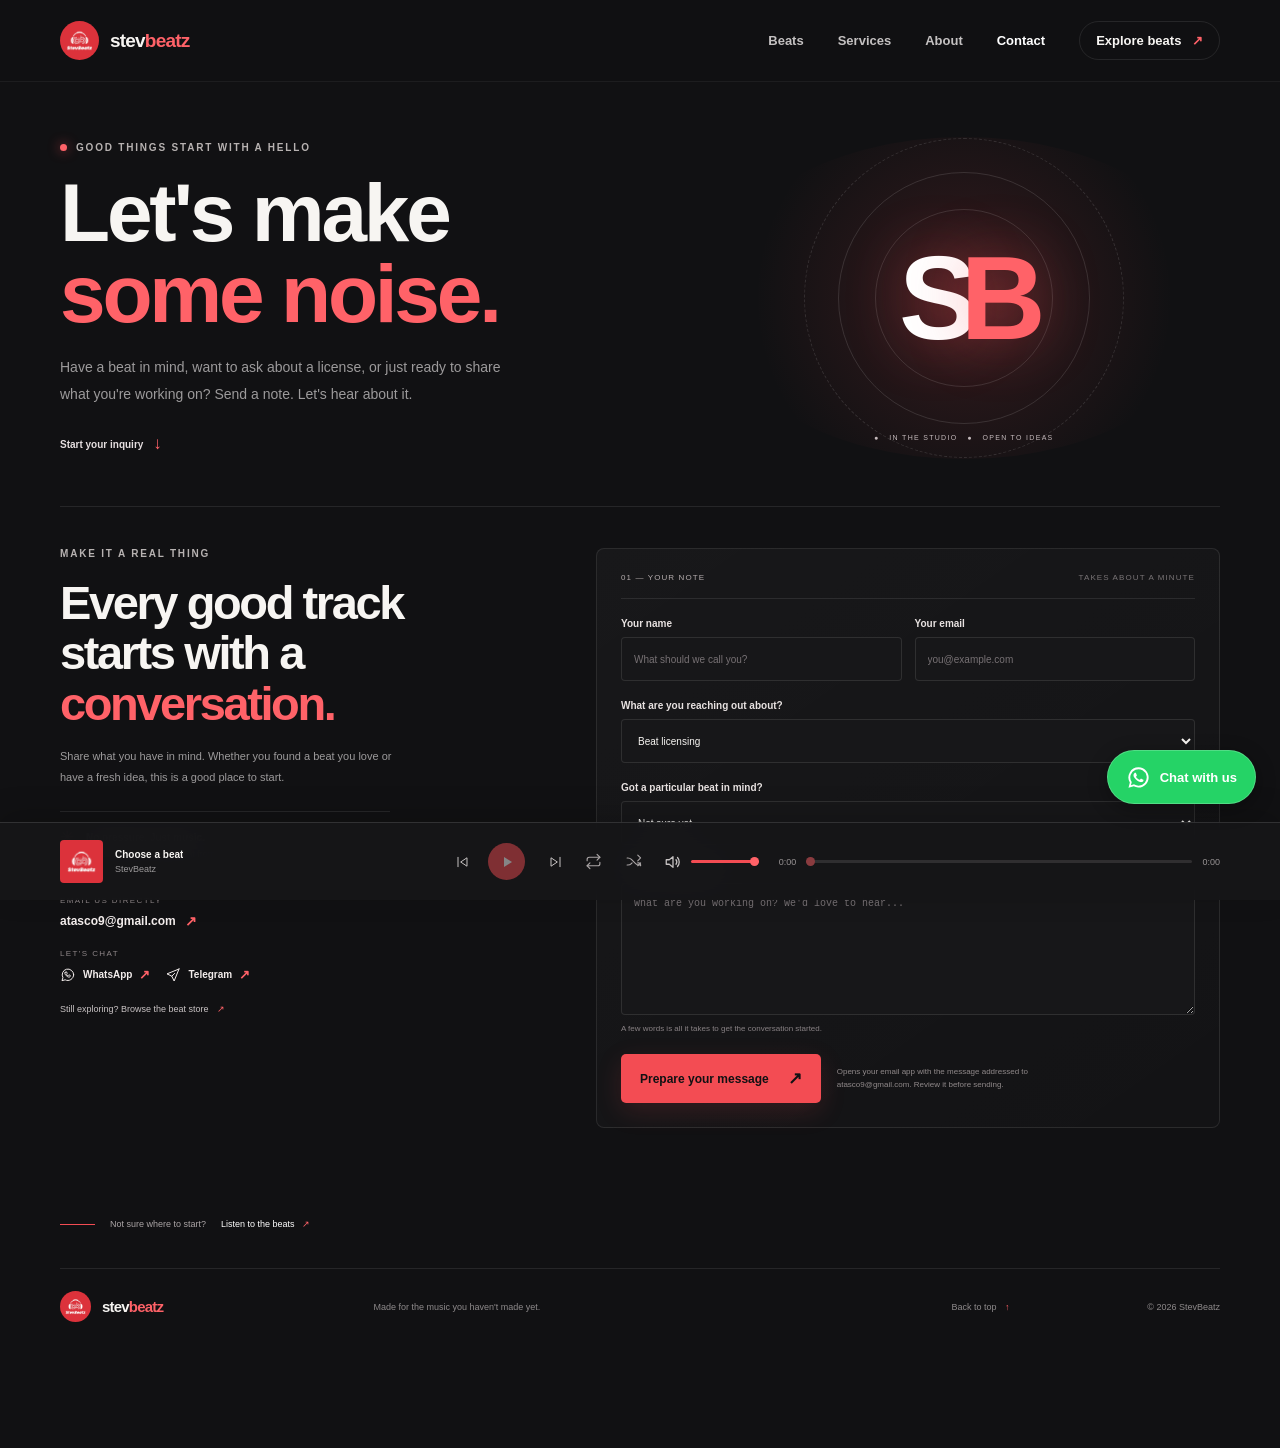
<file: contact-us.html>
<!doctype html>
<html lang="en">
  <head>
    <!-- Google tag (gtag.js) -->
    <script async src="https://www.googletagmanager.com/gtag/js?id=G-NRMWL4TQDX"></script>
    <script>
      window.dataLayer = window.dataLayer || [];
      function gtag(){dataLayer.push(arguments);}
      gtag('js', new Date());
      gtag('config', 'G-NRMWL4TQDX');
    </script>
    <script>
      window.dataLayer = window.dataLayer || [];
      (function(w,d,s,l,i){w[l]=w[l]||[];w[l].push({'gtm.start':
      new Date().getTime(),event:'gtm.js'});var f=d.getElementsByTagName(s)[0],
      j=d.createElement(s),dl=l!='dataLayer'?'&l='+l:'';j.async=true;j.src=
      'https://www.googletagmanager.com/gtm.js?id='+i+dl;f.parentNode.insertBefore(j,f);
      })(window,document,'script','dataLayer','GTM-MFTWJ2RL');
    </script>
    <meta charset="utf-8">
    <meta name="viewport" content="width=device-width, initial-scale=1">
    <meta name="theme-color" content="#111113">
    <meta name="robots" content="index,follow,max-image-preview:large">
    <meta name="description" content="Contact StevBeatz to ask about beat leasing, custom music production, mixing and mastering, vocal editing, studio recording, and more.">
    <meta property="og:type" content="website">
    <meta property="og:site_name" content="StevBeatz">
    <meta property="og:title" content="Contact StevBeatz | Production, Mixing &amp; Recording">
    <meta property="og:description" content="Contact StevBeatz to ask about beat leasing, custom music production, mixing and mastering, vocal editing, studio recording, and more.">
    <meta property="og:url" content="https://stevbeat.github.io/beats-market/contact-us.html">
    <meta property="og:image" content="https://stevbeat.github.io/beats-market/images/stevbeatz-cover.jpg">
    <meta property="og:image:alt" content="StevBeatz artwork">
    <meta name="twitter:card" content="summary_large_image">
    <meta name="twitter:title" content="Contact StevBeatz | Production, Mixing &amp; Recording">
    <meta name="twitter:description" content="Contact StevBeatz to ask about beat leasing, custom music production, mixing and mastering, vocal editing, studio recording, and more.">
    <meta name="twitter:image" content="https://stevbeat.github.io/beats-market/images/stevbeatz-cover.jpg">
    <meta name="twitter:image:alt" content="StevBeatz artwork">
    <link rel="canonical" href="https://stevbeat.github.io/beats-market/contact-us.html">
    <title>Contact StevBeatz | Production, Mixing &amp; Recording</title>
    <script type="application/ld+json">
      {
        "@context": "https://schema.org",
        "@type": "ContactPage",
        "name": "Contact StevBeatz",
        "url": "https://stevbeat.github.io/beats-market/contact-us.html",
        "isPartOf": { "@id": "https://stevbeat.github.io/beats-market/#website" },
        "mainEntity": {
          "@type": "Organization",
          "@id": "https://stevbeat.github.io/beats-market/#organization",
          "name": "StevBeatz",
          "email": "atasco9@gmail.com",
          "url": "https://stevbeat.github.io/beats-market/"
        }
      }
    </script>
    <link rel="icon" href="images/stevbeatz-cover.jpg" type="image/jpeg">
    <link rel="stylesheet" href="css/styles.css?v=7">
    <script src="js/app.js?v=2" defer></script><script src="js/player.js?v=5" defer></script><script src="js/beats.js?v=2" defer></script><script src="js/contact.js?v=2" defer></script><script src="js/navigation.js?v=2" defer></script><script src="js/whatsapp-chat.js?v=2" defer></script>
  </head>
  <body>
    <noscript><iframe src="https://www.googletagmanager.com/ns.html?id=GTM-MFTWJ2RL" height="0" width="0" style="display:none;visibility:hidden" title="Google Tag Manager"></iframe></noscript>
    <a class="skip-link" href="#main-content">Skip to content</a>
    <header class="site-header" id="top">
      <a class="brand" href="index.html#home" aria-label="StevBeatz home"><img src="images/stevbeatz-cover.jpg" alt="" width="44" height="44"><span>stev<span class="brand-accent">beatz</span></span></a>
      <button class="menu-toggle" type="button" aria-expanded="false" aria-controls="primary-nav" aria-label="Open navigation"><span></span><span></span></button>
      <nav class="primary-nav" id="primary-nav" aria-label="Main navigation"><a href="beats.html">Beats</a><a href="index.html#services">Services</a><a href="about.html">About</a><a href="contact-us.html" aria-current="page">Contact</a><a class="nav-cta" href="beats.html">Explore beats <span aria-hidden="true">↗</span></a></nav>
    </header>
    <main id="main-content">
      <section class="contact-hero page-width">
        <div class="contact-hero-copy"><p class="eyebrow"><span class="live-dot"></span> Good things start with a hello</p><h1>Let's make<br><span>some noise.</span></h1><p>Have a beat in mind, want to ask about a license, or just ready to share what you're working on? Send a note. Let's hear about it.</p><a class="contact-scroll-link" href="#inquiry">Start your inquiry <span>↓</span></a></div>
        <div class="contact-hero-art" aria-hidden="true"><div class="contact-orb orb-one"></div><div class="contact-orb orb-two"></div><div class="contact-orb orb-three"></div><span class="contact-hero-letter">S<span>B</span></span><span class="contact-wave">● &nbsp; IN THE STUDIO &nbsp; ● &nbsp; OPEN TO IDEAS</span></div>
      </section>
      <section class="inquiry-section page-width" id="inquiry">
        <div class="inquiry-sidebar"><p class="eyebrow">Make it a real thing</p><h2>Every good track<br>starts with a <span>conversation.</span></h2><p>Share what you have in mind. Whether you found a beat you love or have a fresh idea, this is a good place to start.</p><div class="inquiry-promise"><span class="promise-mark">✳</span><div><strong>No pressure. Just music.</strong><p>Tell us the idea; we'll take it from there.</p></div></div><div class="contact-email"><span>EMAIL US DIRECTLY</span><a href="mailto:atasco9@gmail.com">atasco9@gmail.com <span aria-hidden="true">↗</span></a></div><div class="contact-socials"><span>LET'S CHAT</span><a href="https://wa.me/233501483350" target="_blank" rel="noopener noreferrer" aria-label="Message StevBeatz on WhatsApp"><svg viewBox="0 0 24 24" aria-hidden="true"><path d="M20.5 11.7a8.6 8.6 0 0 1-12.7 7.5L3 20.5l1.4-4.6a8.6 8.6 0 1 1 16.1-4.2Z"></path><path d="M8.2 7.8c.3-.6.6-.6.9-.6h.4c.2 0 .4.1.5.4l.7 1.7c.1.2.1.4-.1.6l-.6.7c-.2.2-.2.4-.1.6.4.7 1 1.4 1.7 1.8.2.1.4.1.6-.1l.8-.9c.2-.2.4-.3.7-.2l1.6.8c.3.1.4.3.4.5 0 .3-.2 1.1-.7 1.5-.5.5-1.2.7-2 .5-1-.2-2.2-.8-3.5-2-1.1-1-1.9-2.3-2.1-3.2-.2-.9.1-1.6.5-2.1Z"></path></svg> WhatsApp <span aria-hidden="true">↗</span></a><a href="https://t.me/Stevbeatz" target="_blank" rel="noopener noreferrer" aria-label="Message StevBeatz on Telegram"><svg viewBox="0 0 24 24" aria-hidden="true"><path d="m21 3-7.3 18-3.5-7.2L3 10.3 21 3Z"></path><path d="m10.2 13.8 4.2-4.2"></path></svg> Telegram <span aria-hidden="true">↗</span></a></div><a class="inquiry-beats-link" href="beats.html">Still exploring? Browse the beat store <span>↗</span></a></div>
        <form class="inquiry-form" id="inquiry-form">
          <div class="form-heading"><span>01 — YOUR NOTE</span><span>TAKES ABOUT A MINUTE</span></div>
          <div class="form-row"><label class="form-field"><span>Your name</span><input type="text" name="name" autocomplete="name" placeholder="What should we call you?" required maxlength="80"></label><label class="form-field"><span>Your email</span><input type="email" name="email" autocomplete="email" placeholder="you@example.com" required maxlength="254"></label></div>
          <label class="form-field"><span>What are you reaching out about?</span><select name="topic" id="inquiry-topic" required><option value="Beat licensing">Beat licensing</option><option value="Custom beat production">Custom beat production</option><option value="Beat leasing &amp; exclusive beat sales">Beat leasing &amp; exclusive beat sales</option><option value="Audio mixing &amp; mastering">Audio mixing &amp; mastering</option><option value="Vocal tuning &amp; editing">Vocal tuning &amp; editing</option><option value="Full song production">Full song production</option><option value="Sample packs &amp; drum kits">Sample packs &amp; drum kits</option><option value="Jingles &amp; background music">Jingles &amp; background music</option><option value="Music production training">Music production training</option><option value="Studio recording services">Studio recording services</option><option value="Music for films, adverts, and online content">Music for films, adverts, and online content</option><option value="Instrument overdubbing or tracking">Instrument overdubbing or tracking</option><option value="Custom production">Custom production</option><option value="A collaboration">A collaboration</option><option value="Something else">Something else</option></select></label>
          <label class="form-field"><span>Got a particular beat in mind? <span class="optional-label">OPTIONAL</span></span><select name="beat" id="inquiry-beat"><option value="">Not sure yet</option><option>Run to me</option><option>Pay The Price</option><option>Move it</option><option>Juicy</option><option>Agony tagged</option><option>Blue</option><option>Doomed</option><option>Honey</option><option>jeje</option><option>Sad Guitar</option><option>This far by grace</option><option>Vacs new</option><option>Vouch</option></select></label>
          <label class="form-field"><span>Tell us a little about it</span><textarea name="message" rows="5" placeholder="What are you working on? We'd love to hear..." required maxlength="2000"></textarea><span class="field-hint">A few words is all it takes to get the conversation started.</span></label>
          <div class="form-bottom"><button class="button button-primary" type="submit">Prepare your message <span aria-hidden="true">↗</span></button><p class="form-privacy">Opens your email app with the message addressed to atasco9@gmail.com. Review it before sending.</p></div>
          <p class="form-status" id="form-status" role="status" aria-live="polite"></p>
        </form>
      </section>
      <section class="contact-outro page-width"><div class="outro-line"></div><p>Not sure where to start?</p><a href="beats.html">Listen to the beats <span>↗</span></a></section>
    </main>
    <footer class="site-footer page-width"><a class="brand footer-brand" href="index.html#home"><img src="images/stevbeatz-cover.jpg" alt="" loading="lazy" width="44" height="44"><span>stev<span class="brand-accent">beatz</span></span></a><p>Made for the music you haven't made yet.</p><a class="back-to-top" href="#top">Back to top <span aria-hidden="true">↑</span></a><span class="copyright">© <span id="current-year"></span> StevBeatz</span></footer>
    <a id="whatsapp-chat" class="whatsapp-chat" href="https://wa.me/233501483350?text=Hi%20StevBeatz!%20I%27m%20interested%20in%20your%20beats%20or%20music%20production%20services.%20Could%20you%20tell%20me%20more%3F" target="_blank" rel="noopener noreferrer" aria-label="Chat with StevBeatz on WhatsApp"><svg xmlns="http://www.w3.org/2000/svg" viewBox="0 0 32 32" width="28" height="28" fill="currentColor" aria-hidden="true"><path d="M16.02 3a12.9 12.9 0 0 0-11.1 19.47L3.2 29l6.7-1.76A12.9 12.9 0 1 0 16.02 3Zm0 23.4a10.48 10.48 0 0 1-5.34-1.46l-.38-.22-3.98 1.05 1.06-3.88-.25-.4A10.5 10.5 0 1 1 16.02 26.4Zm5.76-7.87c-.32-.16-1.87-.92-2.16-1.02-.29-.11-.5-.16-.71.16-.21.32-.81 1.02-.99 1.23-.18.21-.37.24-.69.08-.32-.16-1.34-.49-2.55-1.57-.94-.84-1.58-1.87-1.77-2.19-.18-.32-.02-.49.14-.65.15-.15.32-.37.48-.55.16-.18.21-.32.32-.53.1-.21.05-.4-.03-.56-.08-.16-.71-1.72-.97-2.35-.25-.61-.52-.53-.71-.54h-.61c-.21 0-.55.08-.84.4-.29.32-1.1 1.08-1.1 2.64s1.13 3.06 1.29 3.27c.16.21 2.23 3.4 5.39 4.76.75.32 1.33.52 1.79.67.75.24 1.43.21 1.97.13.6-.09 1.87-.76 2.13-1.5.26-.73.26-1.36.18-1.5-.08-.13-.29-.21-.61-.37Z"/></svg><span>Chat with us</span></a>
    <div class="audio-player" id="audio-player" aria-label="Audio player"><audio id="audio-element" preload="none"></audio><div class="player-track"><button class="player-cover-button" id="open-full-player" type="button" aria-label="View full beat and artwork" disabled><img id="player-cover" src="images/stevbeatz-cover.jpg" alt="" width="48" height="48"><span aria-hidden="true">↗</span></button><div class="player-track-copy"><strong id="player-title">Choose a beat</strong><span>StevBeatz</span></div></div><div class="player-controls"><button class="player-skip" id="previous-track" type="button" aria-label="Previous beat"><svg viewBox="0 0 24 24" aria-hidden="true"><path d="M6 5v14M19 6l-9 6 9 6z"></path></svg></button><button class="player-play" id="player-play" type="button" aria-label="Play" disabled><span class="play-icon" aria-hidden="true"></span></button><button class="player-skip" id="next-track" type="button" aria-label="Next beat"><svg viewBox="0 0 24 24" aria-hidden="true"><path d="M18 5v14M5 6l9 6-9 6z"></path></svg></button><button class="player-mode-button" id="repeat-track" type="button" aria-label="Repeat current track" aria-pressed="false" title="Repeat track: off"><svg viewBox="0 0 24 24" aria-hidden="true"><path d="M17 2l4 4-4 4"></path><path d="M3 11V9a3 3 0 0 1 3-3h15M7 22l-4-4 4-4"></path><path d="M21 13v2a3 3 0 0 1-3 3H3"></path></svg></button><button class="player-mode-button" id="shuffle-tracks" type="button" aria-label="Shuffle tracks" aria-pressed="false" title="Shuffle: off"><svg viewBox="0 0 24 24" aria-hidden="true"><path d="M18 14h1a3 3 0 0 1 3 3v1"></path><path d="m18 18 4-4"></path><path d="M3 7h1a7 7 0 0 1 5 2l6 6a7 7 0 0 0 5 2h2m-4-14 4 4-4 4"></path><path d="M3 17h1a7 7 0 0 0 5-2l1-1"></path></svg></button><div class="volume-control"><button class="volume-toggle" id="volume-toggle" type="button" aria-label="Mute audio" aria-pressed="false"><svg viewBox="0 0 24 24" aria-hidden="true"><path d="M3 9v6h4l5 4V5L7 9H3Z"></path><path class="volume-wave" d="M16 9a5 5 0 0 1 0 6m2-9a9 9 0 0 1 0 12"></path><path class="volume-muted-mark" d="m16 9 5 6m0-6-5 6"></path></svg></button><input id="volume-range" type="range" min="0" max="1" step="0.01" value="1" aria-label="Volume"></div></div><div class="player-progress"><span id="current-time">0:00</span><input id="seek-bar" type="range" min="0" max="100" value="0" aria-label="Track progress" disabled><span id="duration-time">0:00</span></div><p class="player-status" id="player-status" role="status" aria-live="polite">Pick a preview to start listening.</p></div>
    <dialog class="now-playing" id="now-playing" aria-labelledby="expanded-title"><div class="now-playing-panel"><button class="now-playing-close" id="close-full-player" type="button" aria-label="Close full player">×</button><div class="now-playing-art"><img id="expanded-cover" src="images/stevbeatz-cover.jpg" alt="" width="700" height="700"></div><div class="now-playing-details"><p class="eyebrow"><span class="live-dot"></span> Now playing</p><h2 id="expanded-title">Choose a beat</h2><p>StevBeatz original preview</p><div class="expanded-progress"><span id="expanded-current-time">0:00</span><input id="expanded-seek-bar" type="range" min="0" max="100" value="0" aria-label="Track progress" disabled><span id="expanded-duration-time">0:00</span></div><div class="player-controls expanded-controls"><button class="player-skip" id="expanded-previous-track" type="button" aria-label="Previous beat"><svg viewBox="0 0 24 24" aria-hidden="true"><path d="M6 5v14M19 6l-9 6 9 6z"></path></svg></button><button class="player-play" id="expanded-player-play" type="button" aria-label="Play" disabled><span class="play-icon" aria-hidden="true"></span></button><button class="player-skip" id="expanded-next-track" type="button" aria-label="Next beat"><svg viewBox="0 0 24 24" aria-hidden="true"><path d="M18 5v14M5 6l9 6-9 6z"></path></svg></button><button class="player-mode-button" id="expanded-repeat-track" type="button" aria-label="Repeat current track" aria-pressed="false" title="Repeat track: off"><svg viewBox="0 0 24 24" aria-hidden="true"><path d="M17 2l4 4-4 4"></path><path d="M3 11V9a3 3 0 0 1 3-3h15M7 22l-4-4 4-4"></path><path d="M21 13v2a3 3 0 0 1-3 3H3"></path></svg></button><button class="player-mode-button" id="expanded-shuffle-tracks" type="button" aria-label="Shuffle tracks" aria-pressed="false" title="Shuffle: off"><svg viewBox="0 0 24 24" aria-hidden="true"><path d="M18 14h1a3 3 0 0 1 3 3v1"></path><path d="m18 18 4-4"></path><path d="M3 7h1a7 7 0 0 1 5 2l6 6a7 7 0 0 0 5 2h2m-4-14 4 4-4 4"></path><path d="M3 17h1a7 7 0 0 0 5-2l1-1"></path></svg></button><div class="volume-control"><button class="volume-toggle" id="expanded-volume-toggle" type="button" aria-label="Mute audio" aria-pressed="false"><svg viewBox="0 0 24 24" aria-hidden="true"><path d="M3 9v6h4l5 4V5L7 9H3Z"></path><path class="volume-wave" d="M16 9a5 5 0 0 1 0 6m2-9a9 9 0 0 1 0 12"></path><path class="volume-muted-mark" d="m16 9 5 6m0-6-5 6"></path></svg></button><input id="expanded-volume-range" type="range" min="0" max="1" step="0.01" value="1" aria-label="Volume"></div></div></div></div></dialog>
    <section class="wa-popup" id="wa-popup" role="dialog" aria-labelledby="wa-popup-title" hidden>
      <header class="wa-popup-header"><div><p class="eyebrow">StevBeatz on WhatsApp</p><h2 id="wa-popup-title">Let’s talk music.</h2></div><button class="wa-popup-close" type="button" aria-label="Close WhatsApp chat options">×</button></header>
      <div class="wa-business-status"><span class="wa-status-dot"></span><span id="wa-status-text">Checking business hours...</span></div>
      <p class="wa-hours-note">Daily, 8:00 AM–6:00 PM Ghana time. This is the usual reply schedule, not live availability.</p>
      <div class="wa-quick-messages" aria-label="Choose what you’d like to discuss">
        <button class="wa-quick-message" type="button" data-message-type="beat_inquiry" data-message="I'd like to ask about one of your beats.">Ask about a beat <span aria-hidden="true">↗</span></button>
        <button class="wa-quick-message" type="button" data-message-type="custom_production" data-message="I'm interested in custom music production.">Custom production <span aria-hidden="true">↗</span></button>
        <button class="wa-quick-message" type="button" data-message-type="mixing_mastering" data-message="I'd like to ask about mixing and mastering.">Mixing &amp; mastering <span aria-hidden="true">↗</span></button>
        <button class="wa-quick-message" type="button" data-message-type="general_inquiry" data-message="I have a question about your music services.">Something else <span aria-hidden="true">↗</span></button>
      </div>
    </section>
  </body>
</html>
</file>
<file: css/styles.css>
:root {
  color-scheme: dark;
  --bg: #111113;
  --surface: #19191c;
  --text: #f7f5f2;
  --muted: #9c9a9b;
  --accent: #f34c53;
  --accent-bright: #ff6268;
  --line: rgba(255, 255, 255, .09);
  --page-width: 1160px;
}

* { box-sizing: border-box; }
html { scroll-behavior: smooth; scroll-padding-top: 100px; }
body { margin: 0; padding-bottom: 104px; background: var(--bg); color: var(--text); font-family: "DM Sans", "Segoe UI", sans-serif; -webkit-font-smoothing: antialiased; }
button, input { font: inherit; }
button, a { -webkit-tap-highlight-color: transparent; }
a { color: inherit; text-decoration: none; }
button { color: inherit; }
::selection { color: #fff; background: var(--accent); }
.skip-link { position: fixed; z-index: 100; top: 10px; left: 10px; padding: 11px 15px; border-radius: 4px; background: var(--accent-bright); color: var(--bg); font-size: 13px; font-weight: 700; transform: translateY(calc(-100% - 14px)); transition: transform .2s; }
.skip-link:focus { transform: translateY(0); }
.page-width { width: min(var(--page-width), calc(100% - 64px)); margin-inline: auto; }
.visually-hidden { position: absolute; width: 1px; height: 1px; padding: 0; margin: -1px; overflow: hidden; clip: rect(0, 0, 0, 0); white-space: nowrap; border: 0; }

.site-header { position: sticky; z-index: 20; top: 0; display: flex; align-items: center; justify-content: space-between; width: 100%; height: 82px; padding: 0 max(32px, calc((100% - var(--page-width)) / 2)); border-bottom: 1px solid rgba(255,255,255,.055); background: rgba(17,17,19,.86); backdrop-filter: blur(18px); }
.brand { display: inline-flex; align-items: center; gap: 11px; font-size: 19px; font-weight: 700; letter-spacing: -.8px; }
.brand img { width: 39px; height: 39px; object-fit: cover; border-radius: 50%; }
.brand-accent { color: var(--accent-bright); }
.primary-nav { display: flex; align-items: center; gap: 34px; color: #c4c1c1; font-size: 13px; font-weight: 600; }
.primary-nav > a:not(.nav-cta):hover, .text-link:hover, .back-to-top:hover { color: var(--accent-bright); }
.nav-cta { padding: 11px 16px; border: 1px solid var(--line); border-radius: 999px; color: var(--text); transition: border-color .2s, background .2s; }
.nav-cta:hover { border-color: var(--accent); background: rgba(243,76,83,.1); }
.nav-cta span { padding-left: 7px; color: var(--accent-bright); }
.menu-toggle { display: none; }

.hero { position: relative; display: grid; grid-template-columns: 1fr .86fr; align-items: center; gap: 58px; min-height: 635px; padding-top: 42px; padding-bottom: 63px; }
.hero-copy { position: relative; z-index: 2; padding-top: 6px; }
.eyebrow { display: flex; align-items: center; gap: 9px; margin: 0 0 19px; color: #b7b2b1; font-size: 10px; font-weight: 700; letter-spacing: 1.8px; text-transform: uppercase; }
.live-dot { display: inline-block; flex: 0 0 auto; width: 7px; height: 7px; border-radius: 50%; background: var(--accent-bright); box-shadow: 0 0 12px rgba(243,76,83,.7); }
h1, h2, h3 { margin-top: 0; }
h1, h2 { font-family: "Segoe UI", sans-serif; letter-spacing: -3.2px; }
h1 { margin-bottom: 22px; font-size: clamp(56px, 7vw, 88px); font-weight: 600; line-height: .99; }
h1 span, h2 span { color: var(--accent-bright); }
.hero-description { max-width: 415px; margin-bottom: 29px; color: var(--muted); font-size: 15px; line-height: 1.85; }
.hero-actions { display: flex; align-items: center; gap: 24px; flex-wrap: wrap; }
.button { display: inline-flex; min-height: 49px; align-items: center; justify-content: center; gap: 19px; padding: 0 19px; border-radius: 5px; font-size: 12px; font-weight: 700; transition: transform .2s, background .2s, box-shadow .2s; }
.button:hover { transform: translateY(-2px); }
.button-primary { background: var(--accent); color: var(--bg); box-shadow: 0 8px 26px rgba(243,76,83,.15); }
.button-primary:hover { background: var(--accent-bright); box-shadow: 0 10px 30px rgba(243,76,83,.28); }
.button-primary span { font-size: 17px; }
.text-link { display: inline-flex; align-items: center; gap: 9px; color: #d3d0ce; font-size: 11px; font-weight: 600; transition: color .2s; }
.text-link span { font-size: 16px; }
.hero-note { display: flex; align-items: center; gap: 15px; margin-top: 52px; color: var(--muted); font-size: 10px; line-height: 1.7; }
.hero-note strong { color: #e5e1df; font-size: 11px; font-weight: 600; }
.note-bars { display: flex; height: 29px; align-items: center; gap: 3px; }
.note-bars i { width: 3px; height: 11px; border-radius: 3px; background: var(--accent); animation: equalize .85s ease-in-out infinite alternate; }
.note-bars i:nth-child(2) { height: 23px; animation-delay: .2s; }
.note-bars i:nth-child(3) { height: 16px; animation-delay: .4s; }
.note-bars i:nth-child(4) { height: 26px; animation-delay: .12s; }
.note-bars i:nth-child(5) { height: 12px; animation-delay: .3s; }
@keyframes equalize { to { transform: scaleY(.42); opacity: .65; } }
.hero-art { position: relative; display: grid; min-height: 440px; place-items: center; }
.art-glow { position: absolute; width: 75%; aspect-ratio: 1; border-radius: 50%; background: rgba(243,76,83,.19); filter: blur(76px); }
.art-frame { position: relative; z-index: 1; width: min(390px, 100%); overflow: hidden; border: 1px solid rgba(255,255,255,.16); border-radius: 13px; box-shadow: 0 26px 90px rgba(0,0,0,.42); transform: rotate(2deg); }
.art-frame img { display: block; width: 100%; height: auto; }
.art-label { position: absolute; right: 12px; bottom: 12px; display: flex; align-items: center; gap: 8px; padding: 9px 11px; border: 1px solid rgba(255,255,255,.14); border-radius: 5px; background: rgba(17,17,19,.8); font-size: 9px; font-weight: 600; backdrop-filter: blur(10px); }
.art-orbit { position: absolute; aspect-ratio: 1; border: 1px solid rgba(255,255,255,.09); border-radius: 50%; }
.orbit-one { width: min(470px,100%); }
.orbit-two { width: min(530px,100%); }
.art-sticker { position: absolute; z-index: 2; top: 42px; right: 5px; display: grid; width: 78px; height: 78px; place-content: center; border: 1px solid rgba(255,255,255,.18); border-radius: 50%; background: var(--accent); color: white; font-size: 10px; font-weight: 700; line-height: 1.2; text-align: center; transform: rotate(11deg); }

.section-pad { padding-block: 87px; }
.featured-section { border-bottom: 1px solid var(--line); background: linear-gradient(180deg,rgba(243,76,83,.045),transparent 80%); }
.featured-view-all { margin-bottom: 7px; }
.featured-grid { display: grid; grid-template-columns: repeat(3,minmax(0,1fr)); gap: 20px; }
.featured-beat-card { min-width: 0; padding: 10px; border: 1px solid var(--line); border-radius: 8px; background: rgba(255,255,255,.018); }
.featured-beat-art { position: relative; overflow: hidden; aspect-ratio: 1; border-radius: 5px; background: #302326; isolation: isolate; }
.featured-beat-art::after { position: absolute; z-index: 1; inset: 0; background: linear-gradient(180deg,rgba(17,17,19,.02) 40%,rgba(17,17,19,.68)); content: ""; pointer-events: none; }
.featured-beat-art img { display: block; width: 100%; height: 100%; object-fit: cover; transition: transform .45s; }
.featured-beat-card:hover .featured-beat-art img { transform: scale(1.045); }
.featured-beat-play { position: absolute; z-index: 2; right: 12px; bottom: 12px; display: inline-flex; min-height: 40px; align-items: center; gap: 9px; padding: 0 14px; border: 1px solid rgba(255,255,255,.24); border-radius: 999px; background: var(--accent); color: #fff; font-size: 11px; font-weight: 700; cursor: pointer; }
.featured-beat-play:hover { background: var(--accent-bright); }
.featured-beat-play .play-icon { border-top-width: 5px; border-bottom-width: 5px; border-left-width: 7px; }
.featured-beat-info { display: flex; align-items: center; justify-content: space-between; gap: 12px; padding: 15px 3px 0; }
.featured-beat-info .eyebrow { margin-bottom: 5px; font-size: 8px; }
.featured-beat-info h3 { margin: 0; font-size: 16px; }
.featured-beat-info > span { color: var(--muted); font-size: 10px; white-space: nowrap; }
.featured-beat-info strong { color: var(--accent-bright); font-weight: 600; }
.featured-beat-details { margin: 9px 3px 11px; color: var(--muted); font-size: 10px; }
.featured-beat-link { display: flex; min-height: 38px; align-items: center; justify-content: space-between; padding: 0 11px; border: 1px solid rgba(255,98,104,.28); border-radius: 4px; color: var(--accent-bright); font-size: 10px; font-weight: 600; }
.featured-beat-link:hover { background: rgba(243,76,83,.08); }
.beats-section { border-top: 1px solid var(--line); border-bottom: 1px solid var(--line); background: linear-gradient(180deg,rgba(255,255,255,.012),transparent 82%); }
.section-heading { display: flex; align-items: end; justify-content: space-between; gap: 25px; margin-bottom: 34px; }
.section-heading .eyebrow, .about-copy .eyebrow, .contact-copy .eyebrow { margin-bottom: 12px; }
h2 { margin-bottom: 0; font-size: clamp(38px, 5vw, 54px); font-weight: 600; line-height: 1.07; }
.section-intro { max-width: 300px; margin-bottom: 5px; color: var(--muted); font-size: 12px; line-height: 1.8; }
.beat-toolbar { display: flex; align-items: center; justify-content: space-between; gap: 18px; margin-bottom: 25px; }
.filter-tabs { display: flex; align-items: center; gap: 8px; }
.filter-button { display: flex; align-items: center; gap: 10px; min-height: 36px; padding: 0 13px; border: 1px solid transparent; border-radius: 4px; background: transparent; color: #a4a1a1; font-size: 10px; cursor: pointer; transition: color .2s, background .2s, border-color .2s; }
.filter-button:hover { color: #fff; }
.filter-button.is-active { border-color: var(--line); background: var(--surface); color: white; }
.filter-button span { color: #878283; font-size: 9px; }
.search-box { display: flex; width: min(240px, 45vw); height: 37px; align-items: center; gap: 9px; padding: 0 10px; border: 1px solid var(--line); border-radius: 4px; background: #171719; color: #868384; }
.search-box svg { width: 15px; height: 15px; fill: none; stroke: currentColor; stroke-width: 1.7; }
.search-box input { width: 100%; min-width: 0; border: 0; outline: 0; background: transparent; color: var(--text); font-size: 10px; }
.search-box input::placeholder { color: #777477; }
.search-box kbd { min-width: 18px; padding: 2px 5px; border: 1px solid var(--line); border-radius: 3px; color: #888; font-size: 9px; text-align: center; }
.beat-grid { display: grid; grid-template-columns: repeat(4, minmax(0, 1fr)); gap: 19px; }
.beat-card { min-width: 0; animation: card-in .35s ease both; }
.beat-card[hidden] { display: none; }
@keyframes card-in { from { opacity: 0; transform: translateY(8px); } to { opacity: 1; transform: translateY(0); } }
.beat-art { position: relative; overflow: hidden; aspect-ratio: 1.1; border: 1px solid rgba(255,255,255,.08); border-radius: 7px; background: #302326; isolation: isolate; }
.beat-art::before { position: absolute; z-index: 1; inset: 0; background: linear-gradient(140deg, rgba(0,0,0,.12), rgba(0,0,0,.64)); content: ""; }
.beat-art img { display: block; width: 100%; height: 100%; object-fit: cover; opacity: .82; transition: transform .45s, opacity .3s; }
.beat-card:hover .beat-art img { transform: scale(1.06); opacity: .94; }
.art-violet { background: #322536; }
.art-violet img { filter: hue-rotate(43deg) saturate(.78); }
.art-blue { background: #202d39; }
.art-blue img { filter: hue-rotate(160deg) saturate(.68); }
.art-gold { background: #443426; }
.art-gold img { filter: hue-rotate(318deg) saturate(.78); }
.beat-art.art-photo img { filter: none; }
.beat-art.art-paloma img { object-position: center 58%; }
.beat-art.art-she img { object-position: center 30%; }
.beat-art.art-move img { object-position: center 48%; }
.track-number, .beat-tag { position: absolute; z-index: 2; color: rgba(255,255,255,.78); font-size: 9px; font-weight: 600; letter-spacing: 1px; }
.track-number { top: 12px; left: 13px; }
.beat-tag { right: 11px; bottom: 12px; padding: 5px 8px; border: 1px solid rgba(255,255,255,.22); border-radius: 20px; background: rgba(17,17,19,.4); font-size: 8px; letter-spacing: .5px; backdrop-filter: blur(6px); }
.card-play { position: absolute; z-index: 2; inset: 0; display: grid; width: 100%; height: 100%; place-items: center; padding: 0; border: 0; border-radius: inherit; background: transparent; cursor: pointer; }
.card-play::before { position: absolute; top: 50%; left: 50%; width: 47px; height: 47px; border-radius: 50%; background: var(--accent); box-shadow: 0 4px 24px rgba(0,0,0,.25); content: ""; transform: translate(-50%,-50%); transition: background .2s,transform .2s; }
.card-play:hover::before { background: var(--accent-bright); transform: translate(-50%,-50%) scale(1.06); }
.card-play:focus-visible { outline: 3px solid #fff; outline-offset: -4px; }
.track-number, .beat-tag { pointer-events: none; }
.card-play .play-icon { position: relative; z-index: 1; margin-left: 3px; }
.is-playing .card-play .play-icon { margin-left: 0; }
.play-icon { display: block; width: 0; height: 0; margin-left: 3px; border-top: 6px solid transparent; border-bottom: 6px solid transparent; border-left: 9px solid currentColor; }
.is-playing .play-icon, .player-play.is-playing .play-icon { width: 9px; height: 12px; margin: 0; border: 0; border-right: 3px solid currentColor; border-left: 3px solid currentColor; }
.favorite-button { position: absolute; z-index: 2; top: 8px; right: 8px; display: grid; width: 31px; height: 31px; place-items: center; border: 1px solid rgba(255,255,255,.18); border-radius: 50%; background: rgba(17,17,19,.45); color: white; cursor: pointer; backdrop-filter: blur(7px); transition: color .2s, background .2s; }
.favorite-button:hover, .favorite-button[aria-pressed="true"] { background: var(--accent); color: white; }
.favorite-button svg { width: 14px; fill: none; stroke: currentColor; stroke-width: 1.7; }
.favorite-button[aria-pressed="true"] svg { fill: currentColor; }
.store-card[data-title="Move it"] .favorite-button svg { display: none; }
.store-card[data-title="Move it"] .favorite-button::before { content: "\2661"; font-size: 19px; line-height: 1; }
.store-card[data-title="Move it"] .favorite-button[aria-pressed="true"]::before { content: "\2665"; }
.beat-info { display: flex; align-items: center; justify-content: space-between; gap: 8px; padding-top: 13px; }
.beat-info h3 { margin-bottom: 4px; font-size: 14px; font-weight: 600; }
.beat-info p { margin-bottom: 0; color: #8d898a; font-size: 9px; }
.track-length { color: #a39fa0; font-size: 9px; font-variant-numeric: tabular-nums; }
.empty-state { padding: 35px 0; color: var(--muted); font-size: 12px; text-align: center; }

.about-section { overflow: hidden; }
.about-layout { position: relative; display: grid; grid-template-columns: 1fr 1.2fr .48fr; align-items: center; gap: 48px; }
.about-mark { position: relative; width: min(265px, 100%); overflow: hidden; border: 1px solid rgba(255,255,255,.12); border-radius: 50%; box-shadow: 0 0 75px rgba(243,76,83,.13); }
.about-mark img { display: block; width: 100%; height: auto; }
.about-copy h2 { margin-bottom: 18px; font-size: clamp(37px, 4vw, 48px); }
.about-copy > p:not(.eyebrow) { max-width: 410px; margin-bottom: 21px; color: var(--muted); font-size: 12px; line-height: 1.9; }
.about-side-note { display: flex; flex-direction: column; align-items: flex-start; gap: 12px; padding-left: 25px; border-left: 1px solid var(--line); color: #bdb8b8; font-size: 10px; }
.about-side-note > span:first-child { color: var(--accent-bright); font-size: 9px; letter-spacing: 1px; }
.about-side-note p { margin: 0; font-size: 17px; font-weight: 500; line-height: 1.35; }
.about-side-note .side-line { width: 1px; height: 26px; margin-left: 5px; background: var(--accent); }

.contact-section { padding-top: 20px; padding-bottom: 78px; }
.contact-card { position: relative; display: flex; min-height: 315px; align-items: center; justify-content: space-between; overflow: hidden; padding: 44px 7.5%; border: 1px solid rgba(255,255,255,.1); border-radius: 8px; background: linear-gradient(110deg, #1d1b1e, #241719 75%, #3b1b1e); }
.contact-copy { position: relative; z-index: 2; }
.contact-copy h2 { margin-bottom: 12px; font-size: clamp(40px, 5vw, 53px); }
.contact-copy > p:not(.eyebrow) { margin-bottom: 22px; color: var(--muted); font-size: 11px; }
.contact-graphic { position: absolute; top: 0; right: 6%; display: grid; width: 330px; height: 100%; place-items: center; }
.graphic-ring { position: absolute; border: 1px solid rgba(255,107,112,.15); border-radius: 50%; }
.ring-a { width: 220px; height: 220px; }
.ring-b { width: 285px; height: 285px; }
.ring-c { width: 350px; height: 350px; }
.graphic-play { position: relative; z-index: 1; display: grid; width: 79px; height: 79px; place-items: center; border: 1px solid rgba(255,255,255,.22); border-radius: 50%; background: var(--accent); box-shadow: 0 0 58px rgba(243,76,83,.32); }
.graphic-play .play-icon { margin-left: 5px; border-top-width: 9px; border-bottom-width: 9px; border-left-width: 13px; }
.graphic-caption { position: absolute; right: 0; bottom: 29px; color: rgba(255,255,255,.43); font-size: 8px; letter-spacing: 2px; line-height: 1.8; text-align: right; }
.site-footer { display: grid; grid-template-columns: 1fr 1.5fr 1fr auto; align-items: center; gap: 20px; min-height: 76px; border-top: 1px solid var(--line); color: #8e8a8b; }
.footer-brand { color: var(--text); font-size: 15px; }
.footer-brand img { width: 31px; height: 31px; }
.site-footer > p { margin: 0; font-size: 9px; }
.back-to-top { justify-self: center; font-size: 9px; transition: color .2s; }
.back-to-top span { padding-left: 6px; color: var(--accent-bright); }
.copyright { font-size: 9px; }
.primary-nav a[aria-current="page"] { color: #fff; }

.inner-hero { position: relative; display: grid; min-height: 580px; grid-template-columns: 1.05fr .95fr; align-items: center; gap: 48px; padding-block: 48px 66px; }
.inner-hero-copy { position: relative; z-index: 2; }
.inner-hero-copy h1, .contact-hero-copy h1, .store-hero-copy h1 { margin-bottom: 20px; font-size: clamp(58px, 7vw, 82px); }
.inner-hero-copy > p:not(.eyebrow), .contact-hero-copy > p:not(.eyebrow), .store-hero-copy > p:not(.eyebrow) { max-width: 460px; margin-bottom: 26px; color: var(--muted); font-size: 14px; line-height: 1.9; }
.about-stat-row { display: flex; align-items: center; gap: 21px; margin-top: 40px; }
.about-stat-row > div { display: flex; flex-direction: column; gap: 4px; }
.about-stat-row strong { color: var(--accent-bright); font-size: 18px; font-weight: 600; }
.about-stat-row div span { color: #a4a0a1; font-size: 9px; }
.about-stat-row > i { width: 1px; height: 30px; background: var(--line); }
.inner-hero-visual { position: relative; display: grid; min-height: 420px; place-items: center; }
.visual-halo { position: absolute; width: 72%; aspect-ratio: 1; border-radius: 50%; background: rgba(243,76,83,.2); filter: blur(72px); }
.about-portrait { position: relative; z-index: 1; width: min(390px, 88%); }
.about-record { position: relative; width: 100%; aspect-ratio: 1.073; overflow: hidden; border: 1px solid rgba(255,255,255,.2); border-radius: 12px; box-shadow: 0 30px 90px rgba(0,0,0,.4), 0 0 65px rgba(243,76,83,.12); animation: record-float 5s ease-in-out infinite alternate; }
.about-record::after { position: absolute; inset: 12px; border: 1px solid rgba(255,255,255,.16); border-radius: 7px; content: ""; pointer-events: none; }
.about-record img { display: block; width: 100%; height: 100%; object-fit: cover; }
.about-artist-bio { margin-top: 21px; }
.about-artist-bio .eyebrow { margin-bottom: 7px; color: var(--accent-bright); }
.about-artist-bio > p:last-child { margin: 0; color: var(--muted); font-size: 11px; line-height: 1.8; }
.about-artist-bio > p:last-of-type a { color: #fff; text-decoration-color: var(--accent-bright); text-underline-offset: 3px; }
.about-artist-links { display: flex; flex-wrap: wrap; gap: 9px 13px; margin-top: 13px; }
.about-artist-links a { display: inline-flex; min-height: 24px; align-items: center; gap: 5px; color: #e7e1e1; font-size: 9px; transition: color .2s; }
.about-artist-links svg { width: 15px; height: 15px; flex: 0 0 15px; fill: none; stroke: currentColor; stroke-linecap: round; stroke-linejoin: round; stroke-width: 1.7; }
.about-artist-links svg .icon-fill { fill: currentColor; stroke: none; }
.about-artist-links a:hover,.about-artist-links a:focus-visible { color: var(--accent-bright); }
@keyframes record-float { to { transform: translateY(-10px) rotate(1deg); } }
.visual-index, .visual-note { position: absolute; z-index: 2; color: #b6aeb0; font-size: 8px; letter-spacing: 1.8px; line-height: 1.7; }
.visual-index { top: 11%; left: 3%; writing-mode: vertical-rl; }
.visual-note { right: 1%; bottom: 12%; }
.visual-stamp { position: absolute; z-index: 2; top: 12%; right: 5%; display: grid; width: 78px; height: 78px; align-content: center; justify-items: center; border: 1px solid rgba(255,255,255,.18); border-radius: 50%; background: var(--accent); color: white; font-size: 9px; font-weight: 700; line-height: 1.35; text-align: center; transform: rotate(9deg); }
.visual-stamp b { font-size: 12px; }
.manifesto-section { border-top: 1px solid var(--line); border-bottom: 1px solid var(--line); background: linear-gradient(180deg,rgba(255,255,255,.017),transparent 90%); }
.manifesto-grid { display: grid; grid-template-columns: repeat(3,minmax(0,1fr)); gap: 15px; }
.manifesto-card { position: relative; display: flex; min-height: 277px; flex-direction: column; align-items: flex-start; padding: 21px; overflow: hidden; border: 1px solid var(--line); border-radius: 7px; background: rgba(255,255,255,.018); transition: transform .24s,border-color .24s,background .24s; }
.manifesto-card:hover { transform: translateY(-5px); border-color: rgba(255,98,104,.35); background: rgba(243,76,83,.04); }
.manifesto-card-featured { background: linear-gradient(145deg,rgba(243,76,83,.13),rgba(255,255,255,.018) 65%); }
.manifesto-index { color: #a69e9f; font-size: 8px; letter-spacing: 1.4px; }
.manifesto-symbol { display: flex; height: 62px; align-items: center; gap: 4px; margin: 20px 0 12px; color: var(--accent-bright); }
.symbol-wave i { width: 3px; border-radius: 3px; background: var(--accent-bright); }
.symbol-wave i:nth-child(1),.symbol-wave i:nth-child(7) { height: 17px; }
.symbol-wave i:nth-child(2),.symbol-wave i:nth-child(6) { height: 33px; }
.symbol-wave i:nth-child(3),.symbol-wave i:nth-child(5) { height: 44px; }
.symbol-wave i:nth-child(4) { height: 57px; }
.symbol-record { width: 58px; height: 58px; justify-content: center; border: 1px solid rgba(255,98,104,.8); border-radius: 50%; background: repeating-radial-gradient(circle,transparent 0 6px,rgba(255,98,104,.14) 7px 8px); }
.symbol-record i { width: 10px; height: 10px; border: 1px solid var(--accent-bright); border-radius: 50%; background: var(--bg); }
.symbol-flare { font-size: 47px; }
.manifesto-card h3 { margin: 0 0 10px; font-size: 17px; font-weight: 600; }
.manifesto-card > p { margin: 0 0 18px; color: var(--muted); font-size: 10px; line-height: 1.8; }
.manifesto-detail { display: flex; width: 100%; justify-content: space-between; margin-top: auto; padding-top: 13px; border-top: 1px solid var(--line); color: #bab3b3; font-size: 8px; letter-spacing: 1.2px; }
.manifesto-detail span { color: var(--accent-bright); font-size: 13px; }
.services-section { border-top: 1px solid var(--line); border-bottom: 1px solid var(--line); background: linear-gradient(180deg,rgba(255,255,255,.017),transparent 90%); }
.portfolio-section { border-top: 1px solid var(--line); background: linear-gradient(180deg,rgba(255,255,255,.012),transparent 90%); }
.featured-music-grid { display: grid; grid-template-columns: repeat(3,minmax(0,1fr)); align-items: start; gap: 16px; }
.release-card,.collaboration-card { display: flex; min-width: 0; flex-direction: column; padding: 23px; border: 1px solid var(--line); border-radius: 7px; background: rgba(255,255,255,.018); }
.release-card h3,.collaboration-card h3 { margin: 0 0 8px; font-size: 19px; }
.release-card iframe { display: block; width: 100%; height: 252px; margin-block: 4px 13px; border: 0; border-radius: 8px; background: #19191c; }
.release-card iframe.spotify-player { height: 152px; }
.release-credit { margin: -3px 0 12px; color: var(--muted); font-size: 9px; line-height: 1.6; }
.collaboration-card { margin-top: 18px; }
.collaboration-card > p:not(.eyebrow) { margin: 0 0 16px; color: var(--muted); font-size: 10px; line-height: 1.8; }
.portfolio-link { display: flex; justify-content: space-between; gap: 10px; margin-top: auto; padding-top: 13px; border-top: 1px solid var(--line); color: var(--accent-bright); font-size: 10px; font-weight: 600; }
.collaborator-list { display: flex; flex-wrap: wrap; gap: 8px; margin: 0 0 20px; padding: 0; list-style: none; }
.collaborator-list li { padding: 8px 11px; border: 1px solid var(--line); border-radius: 999px; background: rgba(255,255,255,.025); color: #e8e2e1; font-size: 10px; }
.services-grid { display: grid; grid-template-columns: repeat(4,minmax(0,1fr)); gap: 15px; }
.service-card { display: flex; min-height: 320px; flex-direction: column; align-items: flex-start; padding: 21px; border: 1px solid var(--line); border-radius: 7px; background: rgba(255,255,255,.018); transition: transform .24s,border-color .24s,background .24s; }
.service-card:hover { transform: translateY(-5px); border-color: rgba(255,98,104,.35); background: rgba(243,76,83,.04); }
.service-card-featured { background: linear-gradient(145deg,rgba(243,76,83,.13),rgba(255,255,255,.018) 65%); }
.service-index { color: #a69e9f; font-size: 8px; letter-spacing: 1.4px; }
.service-symbol { display: flex; height: 65px; align-items: center; margin: 15px 0 11px; color: var(--accent-bright); font-size: 38px; }
.service-symbol-mix { gap: 5px; }
.service-symbol-mix i { width: 3px; border-radius: 3px; background: var(--accent-bright); }
.service-symbol-mix i:nth-child(1),.service-symbol-mix i:nth-child(5) { height: 19px; }
.service-symbol-mix i:nth-child(2),.service-symbol-mix i:nth-child(4) { height: 37px; }
.service-symbol-mix i:nth-child(3) { height: 54px; }
.service-symbol-strings { font-size: 54px; font-weight: 300; }
.service-card h3 { margin: 0 0 10px; font-size: 17px; font-weight: 600; }
.service-offerings { display: grid; gap: 11px; margin: 0 0 22px; padding: 0; color: var(--muted); font-size: 10px; line-height: 1.6; list-style: none; }
.service-offerings li { position: relative; padding-left: 13px; }
.service-offerings li::before { position: absolute; top: .55em; left: 0; width: 5px; height: 5px; border-radius: 50%; background: var(--accent-bright); content: ""; }
.service-link { display: flex; width: 100%; justify-content: space-between; gap: 10px; margin-top: auto; padding-top: 13px; border-top: 1px solid var(--line); color: #e7e1e1; font-size: 10px; font-weight: 600; transition: color .2s; }
.service-link:hover,.service-link:focus-visible { color: var(--accent-bright); }
.service-link span { color: var(--accent-bright); font-size: 13px; }
.services-note { margin: 22px 0 0; color: var(--muted); font-size: 10px; text-align: center; }
.services-note a { margin-left: 4px; color: #f0e9e9; }
.services-note a span { padding-left: 3px; color: var(--accent-bright); }
.contact-form-link { display: inline-flex; margin-top: 13px; color: #d3d0ce; font-size: 10px; text-decoration: underline; text-decoration-color: rgba(255,255,255,.25); text-underline-offset: 4px; }
.contact-form-link:hover { color: var(--accent-bright); }
.faq-section { border-top: 1px solid var(--line); background: linear-gradient(180deg,rgba(255,255,255,.012),transparent 90%); }
.faq-list { display: grid; grid-template-columns: repeat(2,minmax(0,1fr)); gap: 12px; }
.faq-item { align-self: start; padding: 18px 20px; border: 1px solid var(--line); border-radius: 6px; background: rgba(255,255,255,.018); }
.faq-item summary { position: relative; padding-right: 28px; color: #f1ebea; font-size: 13px; font-weight: 650; line-height: 1.6; cursor: pointer; list-style: none; }
.faq-item summary::-webkit-details-marker { display: none; }
.faq-item summary::after { position: absolute; top: 0; right: 0; color: var(--accent-bright); font-size: 18px; content: "+"; }
.faq-item[open] summary::after { content: "−"; }
.faq-item > p { margin: 12px 0 0; color: var(--muted); font-size: 11px; line-height: 1.8; }
.faq-item a { color: #fff; text-decoration: underline; text-decoration-color: var(--accent-bright); text-underline-offset: 3px; }
.listening-section { padding-top: 19px; padding-bottom: 77px; }
.platform-previews { border-top: 1px solid var(--line); background: linear-gradient(180deg,rgba(255,255,255,.012),transparent 90%); }
.platform-preview-grid { display: grid; grid-template-columns: repeat(3,minmax(0,1fr)); align-items: start; gap: 16px; }
.platform-preview { min-width: 0; padding: 16px; border: 1px solid var(--line); border-radius: 7px; background: rgba(255,255,255,.018); }
.platform-preview h3 { margin: 0 0 12px; font-size: 15px; }
.platform-preview iframe { display: block; width: 100%; height: 190px; border: 0; border-radius: 5px; background: #171719; }
.platform-preview:nth-child(2) iframe { height: 252px; }
.youtube-preview { position: relative; display: block; overflow: hidden; aspect-ratio: 16 / 9; border-radius: 5px; background: #171719; }
.youtube-preview img { display: block; width: 100%; height: 100%; object-fit: cover; transition: transform .2s; }
.youtube-preview-play { position: absolute; top: 50%; left: 50%; display: grid; width: 48px; height: 34px; place-items: center; border-radius: 9px; background: #f00; transform: translate(-50%,-50%); }
.youtube-preview-play svg { width: 22px; height: 22px; fill: #fff; }
.youtube-preview:hover img { transform: scale(1.04); }
.youtube-preview-note { margin: 9px 0 0; color: var(--muted); font-size: 9px; }
.platform-preview > a { display: inline-flex; gap: 6px; margin-top: 12px; color: #e7e1e1; font-size: 10px; }
.platform-preview > a span { color: var(--accent-bright); }
.platform-preview > a:hover,.platform-preview > a:focus-visible { color: var(--accent-bright); }
.listening-card { position: relative; display: flex; min-height: 320px; align-items: center; justify-content: space-between; overflow: hidden; padding: 44px 7%; }
.listening-copy { position: relative; z-index: 2; max-width: 510px; }
.listening-copy h2 { margin-bottom: 12px; font-size: clamp(36px,4.5vw,47px); }
.listening-copy > p:not(.eyebrow) { max-width: 370px; margin-bottom: 20px; color: var(--muted); font-size: 11px; line-height: 1.8; }
.listening-art { position: absolute; z-index: 1; top: 0; right: 2%; display: flex; width: min(390px,42%); height: 100%; flex-direction: column; align-items: center; justify-content: center; gap: 12px; }
.listening-slides { position: relative; z-index: 1; width: 100%; }
.listening-slide[hidden] { display: none; }
.listening-slide-art { width: 164px; aspect-ratio: 1; margin: 0 auto; overflow: hidden; border: 1px solid rgba(255,255,255,.23); border-radius: 50%; box-shadow: 0 0 50px rgba(243,76,83,.19); }
.listening-slide-art img { border-radius: 50%; }
.listening-slide-info { position: relative; z-index: 2; margin-top: 15px; text-align: center; }
.listening-slide-info .eyebrow { justify-content: center; margin-bottom: 5px; font-size: 7px; }
.listening-slide-info h3 { margin: 0 0 4px; font-size: 15px; font-weight: 600; }
.listening-slide-info .track-length { color: #aaa4a5; font-size: 9px; }
.listening-orbit { position: absolute; z-index: 0; border: 1px solid rgba(255,255,255,.1); border-radius: 50%; pointer-events: none; }
.orbit-a { width: 230px; height: 230px; }
.orbit-b { width: 300px; height: 300px; }
.listening-play { position: absolute; z-index: 2; display: grid; width: 43px; height: 43px; place-items: center; border: 1px solid rgba(255,255,255,.25); border-radius: 50%; background: var(--accent); box-shadow: 0 5px 25px rgba(0,0,0,.35); cursor: pointer; opacity: 1; transform: translate(-50%,-50%); }
.listening-play:hover { background: var(--accent-bright); }
.listening-controls { position: relative; z-index: 2; display: flex; align-items: center; justify-content: center; gap: 17px; }
.listening-step { display: grid; width: 29px; height: 29px; place-items: center; border: 1px solid var(--line); border-radius: 50%; background: rgba(17,17,19,.58); color: #e7e1e1; font-size: 14px; cursor: pointer; transition: border-color .2s,color .2s; }
.listening-step:hover,.listening-step:focus-visible { border-color: var(--accent-bright); color: var(--accent-bright); }
.listening-pagination { display: flex; align-items: center; gap: 7px; }
.listening-dot { width: 7px; height: 7px; padding: 0; border: 0; border-radius: 50%; background: #817a7b; cursor: pointer; transition: width .2s,background .2s; }
.listening-dot.is-active { width: 19px; border-radius: 5px; background: var(--accent-bright); }
.store-hero { display: grid; min-height: 500px; grid-template-columns: 1.03fr .97fr; align-items: center; gap: 36px; padding-block: 48px 59px; }
.store-hero-copy { position: relative; z-index: 2; }
.store-hero-copy h1 { font-size: clamp(64px,8vw,95px); }
.store-hero-copy .button { margin-top: 1px; }
.store-status { display: flex; align-items: center; gap: 12px; margin-top: 35px; color: #9c9697; font-size: 9px; }
.store-status-line { width: 31px; height: 1px; background: var(--accent); }
.store-status i { padding-inline: 5px; color: var(--accent-bright); font-style: normal; }
.store-hero-art { position: relative; display: grid; min-height: 368px; place-items: center; }
.store-backdrop { position: absolute; width: 65%; aspect-ratio: 1; border-radius: 50%; background: rgba(243,76,83,.19); filter: blur(67px); }
.store-cover { position: relative; z-index: 1; width: min(300px,75%); overflow: hidden; border: 1px solid rgba(255,255,255,.18); border-radius: 9px; box-shadow: 0 24px 85px rgba(0,0,0,.5); transform: rotate(4deg); transition: transform .35s; }
.store-cover:hover { transform: rotate(0) scale(1.025); }
.store-cover img { display: block; width: 100%; }
.store-cover > span { position: absolute; right: 10px; bottom: 10px; left: 10px; padding: 11px 12px; border: 1px solid rgba(255,255,255,.17); border-radius: 4px; background: rgba(17,17,19,.78); font-size: 8px; font-weight: 700; letter-spacing: 1px; line-height: 1.5; backdrop-filter: blur(10px); }
.store-cover b { float: right; color: var(--accent-bright); font-size: 15px; }
.store-side-text { position: absolute; top: 15%; left: 1%; color: #a79e9f; font-size: 7px; letter-spacing: 2px; writing-mode: vertical-rl; }
.store-floating-label { position: absolute; z-index: 2; top: 10%; right: 0; display: flex; align-items: center; gap: 8px; padding: 9px 11px; border: 1px solid var(--line); border-radius: 25px; background: rgba(25,25,28,.87); color: #ded8d9; font-size: 8px; letter-spacing: 1px; }
.store-number { position: absolute; right: 1%; bottom: 10%; color: #fff; font-family: "Segoe UI",sans-serif; font-size: 23px; font-weight: 600; }
.store-number span { padding-inline: 7px; color: var(--accent-bright); font-size: 14px; }
.store-cover-stack { position: relative; z-index: 1; width: min(390px,95%); height: 310px; }
.cover-slab { position: absolute; width: 65%; height: 83%; overflow: hidden; border: 1px solid rgba(255,255,255,.21); border-radius: 9px; background: var(--surface); box-shadow: 0 22px 65px rgba(0,0,0,.49); transition: transform .32s; }
.cover-slab img { display: block; width: 100%; height: 100%; object-fit: cover; }
.slab-paloma { z-index: 1; top: 10%; left: 0; transform: rotate(-12deg); }
.slab-move { z-index: 2; top: 1%; left: 17%; transform: rotate(3deg); }
.slab-dog { z-index: 3; top: 5%; left: 30%; transform: rotate(-4deg); }
.slab-she { z-index: 4; top: 10%; right: 0; transform: rotate(12deg); }
.store-cover-stack:hover .slab-paloma { transform: translate(-7px,-4px) rotate(-16deg); }
.store-cover-stack:hover .slab-move { transform: translateY(-8px) rotate(0); }
.store-cover-stack:hover .slab-dog { transform: translateY(-11px) rotate(-1deg); }
.store-cover-stack:hover .slab-she { transform: translate(7px,-4px) rotate(16deg); }
.cover-slab > span { position: absolute; right: 8px; bottom: 8px; left: 8px; padding: 8px 9px; border: 1px solid rgba(255,255,255,.17); border-radius: 4px; background: rgba(17,17,19,.78); font-size: 7px; font-weight: 700; letter-spacing: 1px; line-height: 1.5; backdrop-filter: blur(10px); }
.cover-slab > span b { float: right; color: var(--accent-bright); font-size: 13px; }
.store-catalog { border-top: 1px solid var(--line); border-bottom: 1px solid var(--line); background: linear-gradient(180deg,rgba(255,255,255,.018),transparent 84%); }
.store-grid { row-gap: 33px; }
.store-card { padding: 10px 10px 13px; border: 1px solid rgba(255,255,255,.075); border-radius: 8px; background: linear-gradient(180deg,#1b1b1e,#171719); transition: border-color .2s,transform .2s,box-shadow .2s; }
.store-card:hover { transform: translateY(-4px); border-color: rgba(255,98,104,.35); box-shadow: 0 12px 30px rgba(0,0,0,.23); }
.store-card .beat-art { border-radius: 5px; aspect-ratio: 1.12; }
.store-card .beat-info { padding: 13px 3px 11px; }
.store-card .beat-info h3 { font-size: 15px; }
.store-card .beat-info p { font-size: 9px; }
.beat-guide-grid { display: grid; grid-template-columns: repeat(3,minmax(0,1fr)); gap: 14px; }
.beat-guide-item { padding: 20px; border: 1px solid var(--line); border-radius: 6px; background: rgba(255,255,255,.018); }
.beat-guide-item h3 { margin: 0 0 12px; color: #f1ebea; font-size: 15px; line-height: 1.5; }
.beat-guide-item p, .beat-guide-note { color: var(--muted); font-size: 11px; line-height: 1.8; }
.beat-guide-item p { margin: 0 0 16px; }
.beat-guide-item a, .beat-guide-note a { color: #fff; text-decoration: underline; text-decoration-color: var(--accent-bright); text-underline-offset: 3px; }
.beat-guide-item a span { color: var(--accent-bright); }
.beat-guide-note { margin: 18px 0 0; text-align: center; }
.license-link { display: flex; align-items: center; justify-content: space-between; padding: 10px 3px 0; border-top: 1px solid var(--line); color: #ddd5d5; font-size: 9px; transition: color .2s; }
.license-link span { color: var(--accent-bright); font-size: 14px; }
.license-link:hover { color: var(--accent-bright); }
.beat-store-links { display: flex; gap: 7px; padding-top: 8px; border-top: 1px solid var(--line); }
.beat-store-links a { flex: 1; padding: 7px 4px; border: 1px solid var(--line); border-radius: 4px; color: #ddd5d5; font-size: 8px; text-align: center; transition: background .2s,border-color .2s,color .2s; }
.beat-store-links a:hover, .beat-store-links a:focus-visible { border-color: rgba(255,98,104,.45); background: rgba(243,76,83,.08); color: var(--text); }
.price-region-picker { display: grid; grid-template-columns: minmax(180px,auto) 1fr; align-items: end; gap: 8px 18px; margin: 0 0 24px; padding: 16px; border: 1px solid var(--line); border-radius: 6px; background: rgba(255,255,255,.018); }
.price-region-picker label { display: grid; gap: 7px; color: #ddd5d5; font-size: 10px; }
.price-country { width: 100%; min-height: 39px; padding: 0 11px; border: 1px solid var(--line); border-radius: 4px; background: #19191c; color: var(--text); font: inherit; }
.price-region-status,.price-region-summary,.price-region-note { margin: 0; color: var(--muted); font-size: 10px; line-height: 1.7; }
.price-region-status { color: #e4dcdc; }
.price-region-summary { grid-column: 1 / -1; color: var(--text); }
.price-region-summary span { white-space: nowrap; }
.price-region-note { grid-column: 1 / -1; font-size: 9px; }
.beat-purchase { margin-top: 10px; border: 1px solid var(--line); border-radius: 5px; background: rgba(255,255,255,.018); }
.beat-purchase summary { display: flex; min-height: 42px; align-items: center; justify-content: space-between; gap: 10px; padding: 9px 11px; color: #eee7e7; font-size: 10px; cursor: pointer; list-style: none; }
.beat-purchase summary::-webkit-details-marker { display: none; }
.beat-purchase summary::after { content: "+"; color: var(--accent-bright); font-size: 17px; }
.beat-purchase[open] summary::after { content: "-"; }
.beat-purchase summary strong { color: var(--accent-bright); font-weight: 600; }
.beat-purchase-content { display: grid; gap: 12px; padding: 0 11px 12px; }
.beat-specs { display: grid; grid-template-columns: repeat(2,minmax(0,1fr)); gap: 8px; margin: 0; }
.beat-specs > div { display: grid; gap: 3px; padding: 8px; border-radius: 4px; background: rgba(255,255,255,.025); }
.beat-specs dt { color: var(--muted); font-size: 8px; text-transform: uppercase; letter-spacing: .6px; }
.beat-specs dd { margin: 0; color: #eae3e3; font-size: 9px; overflow-wrap: anywhere; }
.license-choice { display: grid; gap: 6px; color: #ddd5d5; font-size: 9px; }
.license-choice select { width: 100%; min-height: 38px; padding: 7px; border: 1px solid var(--line); border-radius: 4px; background: #19191c; color: var(--text); font: inherit; }
.license-price-detail { margin: 0; color: var(--accent-bright); font-size: 10px; font-weight: 600; }
.license-terms-note,.purchase-note { margin: 0; color: var(--muted); font-size: 9px; line-height: 1.7; }
.purchase-actions { display: grid; grid-template-columns: repeat(2,minmax(0,1fr)); gap: 7px; }
.buy-button { display: flex; min-height: 36px; align-items: center; justify-content: center; padding: 7px; border: 1px solid var(--line); border-radius: 4px; color: #eee7e7; font-size: 9px; text-align: center; transition: background .2s,border-color .2s,color .2s; }
.buy-button:hover,.buy-button:focus-visible { border-color: rgba(255,98,104,.45); background: rgba(243,76,83,.08); color: white; }
.buy-button-primary { grid-column: 1 / -1; border-color: rgba(255,98,104,.35); background: rgba(243,76,83,.08); color: var(--accent-bright); }
.purchase-note { font-size: 8px; }
.license-note { display: grid; grid-template-columns: 95px 1fr auto; align-items: center; gap: 26px; min-height: 211px; margin-block: 64px 75px; padding: 25px 38px; border: 1px solid var(--line); border-radius: 8px; background: linear-gradient(105deg,rgba(243,76,83,.07),rgba(255,255,255,.015)); }
.license-note-mark { position: relative; display: grid; width: 79px; height: 79px; place-items: center; border: 1px solid rgba(255,98,104,.3); border-radius: 50%; color: var(--accent-bright); }
.license-note-mark span { font-size: 18px; font-weight: 700; letter-spacing: -1px; }
.license-note-mark i { position: absolute; width: 1px; height: 95px; background: linear-gradient(transparent,rgba(255,98,104,.5),transparent); }
.license-note-mark i:nth-child(2) { transform: rotate(45deg); }
.license-note-mark i:nth-child(3) { transform: rotate(90deg); }
.license-note-mark i:nth-child(4) { transform: rotate(135deg); }
.license-note .eyebrow { margin-bottom: 7px; }
.license-note h2 { margin-bottom: 7px; font-size: 30px; letter-spacing: -1.5px; }
.license-note > div:nth-child(2) > p:last-child { max-width: 480px; margin: 0; color: var(--muted); font-size: 10px; line-height: 1.8; }
.license-actions { display: grid; width: 208px; gap: 8px; }
.license-actions .button { width: 100%; min-height: 41px; justify-content: space-between; padding-inline: 13px; font-size: 10px; }
.payment-button { border: 1px solid var(--line); background: rgba(255,255,255,.025); color: var(--text); }
.payment-button:hover { border-color: rgba(255,98,104,.45); background: rgba(243,76,83,.08); }
.payment-button span { color: var(--accent-bright); }
.contact-hero { position: relative; display: grid; min-height: 424px; grid-template-columns: 1fr .85fr; align-items: center; gap: 45px; padding-block: 48px 40px; }
.contact-hero-copy { position: relative; z-index: 2; }
.contact-hero-copy h1 { font-size: clamp(62px,7vw,82px); }
.contact-scroll-link { display: inline-flex; align-items: center; gap: 10px; color: #e6dfe0; font-size: 10px; font-weight: 600; }
.contact-scroll-link span { color: var(--accent-bright); font-size: 17px; transition: transform .2s; }
.contact-scroll-link:hover span { transform: translateY(3px); }
.contact-hero-art { position: relative; display: grid; min-height: 322px; place-items: center; overflow: hidden; border-radius: 50%; background: radial-gradient(circle,rgba(243,76,83,.16),rgba(17,17,19,0) 69%); }
.contact-orb { position: absolute; aspect-ratio: 1; border: 1px solid rgba(255,255,255,.12); border-radius: 50%; }
.orb-one { width: 178px; }
.orb-two { width: 252px; }
.orb-three { width: 320px; border-style: dashed; animation: orb-spin 44s linear infinite; }
@keyframes orb-spin { to { transform: rotate(360deg); } }
.contact-hero-letter { position: relative; color: #fff; font-family: "Segoe UI",sans-serif; font-size: 118px; font-weight: 700; letter-spacing: -17px; text-shadow: 0 0 60px rgba(243,76,83,.46); }
.contact-hero-letter > span { color: var(--accent-bright); }
.contact-wave { position: absolute; bottom: 18px; color: #c5babc; font-size: 7px; letter-spacing: 1.3px; }
.inquiry-section { display: grid; grid-template-columns: .82fr 1.18fr; gap: clamp(38px,8vw,110px); align-items: start; padding-top: 41px; padding-bottom: 91px; border-top: 1px solid var(--line); }
.inquiry-sidebar { position: sticky; top: 120px; }
.inquiry-sidebar h2 { margin-bottom: 17px; font-size: clamp(34px,4vw,47px); letter-spacing: -2.4px; }
.inquiry-sidebar > p:not(.eyebrow) { max-width: 350px; margin-bottom: 23px; color: var(--muted); font-size: 11px; line-height: 1.9; }
.inquiry-promise { display: flex; align-items: flex-start; gap: 12px; max-width: 330px; padding: 15px 0; border-top: 1px solid var(--line); border-bottom: 1px solid var(--line); }
.promise-mark { color: var(--accent-bright); font-size: 17px; }
.inquiry-promise strong { color: #e8e2e1; font-size: 10px; font-weight: 600; }
.inquiry-promise p { margin: 4px 0 0; color: #8d8889; font-size: 9px; }
.contact-email { display: flex; flex-direction: column; align-items: flex-start; gap: 8px; margin-top: 21px; }
.contact-email > span { color: #8d8587; font-size: 8px; letter-spacing: 1.4px; }
.contact-email > a { display: inline-flex; align-items: center; gap: 9px; color: #f3edec; font-size: 12px; font-weight: 600; transition: color .2s; }
.contact-email > a:hover { color: var(--accent-bright); }
.contact-email > a span { color: var(--accent-bright); font-size: 14px; }
.contact-socials { display: flex; flex-wrap: wrap; align-items: center; gap: 9px 15px; margin-top: 20px; }
.contact-socials > span { flex-basis: 100%; color: #8d8587; font-size: 8px; letter-spacing: 1.4px; }
.contact-socials > a { display: inline-flex; align-items: center; gap: 7px; color: #f3edec; font-size: 10px; font-weight: 600; transition: color .2s; }
.contact-socials > a:hover { color: var(--accent-bright); }
.contact-socials svg { width: 16px; height: 16px; fill: none; stroke: currentColor; stroke-linecap: round; stroke-linejoin: round; stroke-width: 1.5; }
.contact-socials > a > span { color: var(--accent-bright); font-size: 13px; }
.inquiry-beats-link { display: inline-flex; gap: 8px; margin-top: 21px; color: #c9c3c4; font-size: 9px; }
.inquiry-beats-link span { color: var(--accent-bright); }
.inquiry-form { display: flex; flex-direction: column; gap: 19px; padding: 24px; border: 1px solid var(--line); border-radius: 8px; background: linear-gradient(145deg,rgba(255,255,255,.03),rgba(255,255,255,.012)); }
.form-heading { display: flex; justify-content: space-between; gap: 10px; padding-bottom: 16px; border-bottom: 1px solid var(--line); color: #b5adae; font-size: 8px; letter-spacing: 1.1px; }
.form-heading span:last-child { color: #797476; }
.form-row { display: grid; grid-template-columns: 1fr 1fr; gap: 13px; }
.form-field { display: flex; flex-direction: column; gap: 8px; color: #e8e2e1; font-size: 10px; font-weight: 600; }
.form-field > span:first-child { display: flex; align-items: center; justify-content: space-between; gap: 8px; }
.form-field input,.form-field select,.form-field textarea { width: 100%; min-height: 44px; padding: 11px 12px; border: 1px solid rgba(255,255,255,.1); border-radius: 4px; outline: 0; background: #171719; color: var(--text); font-size: 10px; font-weight: 400; transition: border-color .2s,background .2s; }
.form-field input:focus,.form-field select:focus,.form-field textarea:focus { border-color: rgba(255,98,104,.68); background: #1b1a1d; }
.form-field input::placeholder,.form-field textarea::placeholder { color: #777174; }
.form-field select:invalid { color: #e4dfe0; }
.form-field select option { background: #19191c; color: var(--text); }
.form-field textarea { min-height: 132px; resize: vertical; line-height: 1.7; }
.optional-label,.field-hint { color: #888184; font-size: 8px; font-weight: 400; }
.field-hint { line-height: 1.5; }
.form-bottom { display: flex; align-items: center; gap: 16px; flex-wrap: wrap; }
.form-bottom .button { border: 0; cursor: pointer; }
.form-privacy { max-width: 215px; margin: 0; color: #90898a; font-size: 8px; line-height: 1.6; }
.form-status { min-height: 0; margin: 0; color: var(--accent-bright); font-size: 10px; line-height: 1.6; }
.form-status:empty { display: none; }
.contact-outro { display: flex; align-items: center; gap: 15px; padding-bottom: 39px; color: #aaa4a5; font-size: 9px; }
.contact-outro p { margin: 0; }
.outro-line { width: 35px; height: 1px; background: var(--accent); }
.contact-outro a { color: white; }
.contact-outro a span { padding-left: 5px; color: var(--accent-bright); }

@media (max-width: 900px) {
  .inner-hero { gap: 20px; min-height: 520px; }
  .inner-hero-visual { min-height: 360px; }
  .about-portrait { width: min(340px,88%); }
  .store-hero { gap: 15px; }
  .store-hero-art { min-height: 330px; }
  .store-cover { width: min(260px,77%); }
  .manifesto-card { min-height: 302px; padding: 17px; }
  .service-card { min-height: 330px; padding: 19px; }
  .license-note { grid-template-columns: 70px 1fr; gap: 20px; }
  .license-note-mark { width: 65px; height: 65px; }
  .license-note-mark i { height: 80px; }
  .license-actions { grid-column: 2; }
  .inquiry-section { gap: 40px; }
  .inquiry-form { padding: 20px; }
}

.audio-player { position: fixed; z-index: 30; right: 0; bottom: 0; left: 0; display: grid; grid-template-columns: minmax(140px, 1fr) minmax(225px, auto) minmax(180px, 1.2fr); align-items: center; gap: 20px; min-height: 78px; padding: 10px max(32px, calc((100% - var(--page-width)) / 2)); border-top: 1px solid rgba(255,255,255,.12); background: rgba(22,22,24,.97); box-shadow: 0 -7px 30px rgba(0,0,0,.18); backdrop-filter: blur(18px); }
.player-track { display: flex; min-width: 0; align-items: center; gap: 12px; }
.player-cover-button { position: relative; display: block; width: 43px; height: 43px; flex: 0 0 auto; overflow: hidden; padding: 0; border: 0; border-radius: 4px; background: none; cursor: zoom-in; }
.player-cover-button img { display: block; width: 100%; height: 100%; object-fit: cover; }
.player-cover-button > span { position: absolute; inset: 0; display: grid; place-items: center; background: rgba(15,15,17,.62); color: white; font-size: 17px; opacity: 0; transition: opacity .2s; }
.player-cover-button:hover > span, .player-cover-button:focus-visible > span { opacity: 1; }
.player-track-copy { display: flex; min-width: 0; flex-direction: column; gap: 4px; }
.player-track-copy strong { overflow: hidden; font-size: 10px; font-weight: 600; text-overflow: ellipsis; white-space: nowrap; }
.player-track-copy span { color: var(--muted); font-size: 9px; }
.player-controls { display: flex; align-items: center; justify-content: center; gap: 17px; }
.player-controls button { display: grid; flex: 0 0 auto; place-items: center; border: 0; background: none; cursor: pointer; }
.volume-control { display: flex; align-items: center; gap: 6px; }
.volume-toggle { width: 23px; height: 23px; padding: 2px; color: #c6c2c2; }
.volume-toggle:hover { color: var(--accent-bright); }
.volume-toggle svg { width: 18px; height: 18px; fill: none; stroke: currentColor; stroke-linecap: round; stroke-linejoin: round; stroke-width: 1.7; }
.volume-muted-mark { display: none; }
.volume-toggle.is-muted .volume-wave { display: none; }
.volume-toggle.is-muted .volume-muted-mark { display: block; }
.volume-control input { width: 68px; height: 3px; margin: 0; border-radius: 3px; outline: none; background: linear-gradient(to right, var(--accent) 0%, var(--accent) var(--volume-level, 100%), #4a4749 var(--volume-level, 100%), #4a4749 100%); appearance: none; cursor: pointer; }
.volume-control input::-webkit-slider-thumb { width: 9px; height: 9px; border: 0; border-radius: 50%; background: var(--accent-bright); appearance: none; }
.volume-control input::-moz-range-thumb { width: 9px; height: 9px; border: 0; border-radius: 50%; background: var(--accent-bright); }
.player-mode-button { width: 23px; height: 23px; padding: 3px; color: #aaa5a6; transition: color .2s,background .2s; }
.player-mode-button svg { width: 17px; height: 17px; fill: none; stroke: currentColor; stroke-linecap: round; stroke-linejoin: round; stroke-width: 1.6; }
.player-mode-button:hover, .player-mode-button.is-active { color: var(--accent-bright); }
.player-mode-button.is-active { border-radius: 50%; background: rgba(243,76,83,.12); }
.player-skip { width: 23px; height: 23px; color: #c6c2c2; }
.player-skip:hover { color: var(--accent-bright); }
.player-skip svg { width: 16px; height: 16px; fill: none; stroke: currentColor; stroke-linecap: round; stroke-linejoin: round; stroke-width: 1.5; }
.player-play { width: 37px; height: 37px; border-radius: 50% !important; background: var(--accent) !important; color: white; }
.player-play:hover:not(:disabled) { background: var(--accent-bright) !important; transform: scale(1.04); }
.player-play:disabled { opacity: .48; cursor: default !important; }
.player-play .play-icon { border-top-width: 5px; border-bottom-width: 5px; border-left-width: 8px; }
.player-progress { display: flex; align-items: center; gap: 10px; color: #989394; font-size: 9px; font-variant-numeric: tabular-nums; }
.player-progress input { width: 100%; height: 3px; margin: 0; border-radius: 3px; outline: none; background: linear-gradient(to right, var(--accent) 0%, var(--accent) var(--progress, 0%), #4a4749 var(--progress, 0%), #4a4749 100%); appearance: none; cursor: pointer; }
.player-progress input:disabled { cursor: default; opacity: .5; }
.player-progress input::-webkit-slider-thumb { width: 9px; height: 9px; border: 0; border-radius: 50%; background: var(--accent-bright); appearance: none; }
.player-progress input::-moz-range-thumb { width: 9px; height: 9px; border: 0; border-radius: 50%; background: var(--accent-bright); }
.player-status { position: absolute; width: 1px; height: 1px; overflow: hidden; clip: rect(0, 0, 0, 0); }
.now-playing { width: min(860px, calc(100vw - 40px)); max-width: none; max-height: min(720px, calc(100dvh - 40px)); padding: 0; overflow: auto; border: 1px solid rgba(255,255,255,.13); border-radius: 16px; background: #19191c; color: var(--text); box-shadow: 0 30px 100px rgba(0,0,0,.65); }
.now-playing::backdrop { background: rgba(8,8,10,.82); backdrop-filter: blur(9px); }
.now-playing-panel { position: relative; display: grid; grid-template-columns: minmax(0, 1fr) minmax(260px, .82fr); align-items: center; gap: clamp(24px, 5vw, 55px); padding: clamp(24px, 5vw, 58px); }
.now-playing-close { position: absolute; z-index: 1; top: 14px; right: 16px; display: grid; width: 38px; height: 38px; place-items: center; border: 1px solid var(--line); border-radius: 50%; background: rgba(17,17,19,.78); color: #fff; font-size: 25px; line-height: 1; cursor: pointer; }
.now-playing-art { display: grid; min-width: 0; min-height: 240px; place-items: center; }
.now-playing-art img { display: block; width: min(100%, 390px); max-height: min(54vh, 500px); border: 1px solid rgba(255,255,255,.12); border-radius: 9px; object-fit: contain; box-shadow: 0 24px 70px rgba(0,0,0,.45); }
.now-playing-details { min-width: 0; }
.now-playing-details h2 { margin: 14px 0 8px; overflow-wrap: anywhere; font-size: clamp(30px, 4vw, 48px); line-height: 1.05; }
.now-playing-details > p:not(.eyebrow) { color: var(--muted); font-size: 13px; }
.expanded-progress { display: grid; grid-template-columns: auto minmax(60px, 1fr) auto; align-items: center; gap: 10px; margin-top: 37px; color: #aaa5a6; font-size: 10px; font-variant-numeric: tabular-nums; }
.expanded-progress input { width: 100%; height: 4px; margin: 0; border-radius: 4px; outline: none; background: linear-gradient(to right, var(--accent) 0%, var(--accent) var(--progress, 0%), #4a4749 var(--progress, 0%), #4a4749 100%); appearance: none; cursor: pointer; }
.expanded-progress input:disabled { cursor: default; opacity: .5; }
.expanded-progress input::-webkit-slider-thumb { width: 11px; height: 11px; border: 0; border-radius: 50%; background: var(--accent-bright); appearance: none; }
.expanded-progress input::-moz-range-thumb { width: 11px; height: 11px; border: 0; border-radius: 50%; background: var(--accent-bright); }
.expanded-controls { justify-content: flex-start; gap: 17px; margin-top: 23px; }
.expanded-controls .player-skip { width: 32px; height: 32px; }
.expanded-controls .player-skip svg { width: 20px; height: 20px; }
.expanded-controls .player-play { width: 48px; height: 48px; }
.expanded-controls .volume-control { margin-left: 4px; }
.expanded-controls .volume-control input { width: 92px; }
:focus-visible { outline: 2px solid #ff7b80; outline-offset: 3px; }
.whatsapp-chat { position: fixed; z-index: 40; right: 24px; bottom: 96px; display: inline-flex; min-height: 54px; align-items: center; justify-content: center; gap: 9px; padding: 12px 18px; border: 1px solid rgba(255,255,255,.2); border-radius: 999px; background: #25d366; box-shadow: 0 5px 20px rgba(0,0,0,.32); color: #fff; font-size: 13px; font-weight: 700; text-decoration: none; transition: background-color .2s; }
.whatsapp-chat:hover { background: #1ebe5d; }
.whatsapp-chat:focus-visible { outline: 3px solid #128c7e; outline-offset: 4px; }
.whatsapp-chat svg { display: block; width: 25px; height: 25px; flex: 0 0 25px; }
.wa-popup { position: fixed; z-index: 45; right: 24px; bottom: 166px; width: min(360px, calc(100% - 32px)); max-height: min(460px, calc(100vh - 190px)); overflow-y: auto; padding: 21px; border: 1px solid var(--line); border-radius: 16px; background: var(--surface); box-shadow: 0 16px 48px rgba(0,0,0,.5); }
.wa-popup-header { display: flex; align-items: flex-start; justify-content: space-between; gap: 16px; }
.wa-popup-header .eyebrow { margin-bottom: 8px; }
.wa-popup-header h2 { margin: 0; font-size: 25px; letter-spacing: -1px; }
.wa-popup-close { display: grid; width: 34px; height: 34px; flex: 0 0 34px; place-items: center; border: 1px solid var(--line); border-radius: 50%; background: transparent; font-size: 22px; cursor: pointer; }
.wa-business-status { display: flex; align-items: center; gap: 8px; margin-top: 15px; color: #d3d0d0; font-size: 12px; }
.wa-status-dot { width: 9px; height: 9px; flex: 0 0 9px; border-radius: 50%; background: #f59e0b; }
.wa-status-dot.is-open { background: #22c55e; }
.wa-status-dot.is-closed { background: #f59e0b; }
.wa-hours-note { margin: 8px 0 17px; color: var(--muted); font-size: 11px; line-height: 1.55; }
.wa-quick-messages { display: grid; gap: 8px; }
.wa-quick-message { display: flex; min-height: 43px; align-items: center; justify-content: space-between; gap: 12px; padding: 10px 12px; border: 1px solid var(--line); border-radius: 8px; background: rgba(255,255,255,.025); color: var(--text); font-size: 12px; text-align: left; cursor: pointer; transition: border-color .2s, background .2s; }
.wa-quick-message:hover, .wa-quick-message:focus-visible { border-color: var(--accent); background: rgba(243,76,83,.09); }
.wa-quick-message span { color: var(--accent-bright); font-size: 16px; }

@media (max-width: 900px) {
  .hero { grid-template-columns: 1fr .78fr; gap: 25px; min-height: 570px; }
  .art-frame { width: min(325px, 100%); }
  .orbit-one { width: min(390px,100%); }
  .orbit-two { width: min(440px,100%); }
  .art-sticker { right: -2px; }
  .beat-grid { grid-template-columns: repeat(2, minmax(0, 1fr)); gap: 24px 18px; }
  .featured-grid { gap: 14px; }
  .beat-guide-grid { grid-template-columns: repeat(2,minmax(0,1fr)); }
  .beat-art { aspect-ratio: 1.35; }
  .services-grid { grid-template-columns: repeat(2,minmax(0,1fr)); }
  .faq-list { grid-template-columns: 1fr; }
  .platform-preview-grid { grid-template-columns: repeat(2,minmax(0,1fr)); }
  .featured-music-grid { grid-template-columns: repeat(2,minmax(0,1fr)); }
  .platform-preview-video { grid-column: 1 / -1; }
  .about-layout { grid-template-columns: .8fr 1.5fr; gap: 36px; }
  .about-side-note { display: none; }
}

@media (max-width: 640px) {
  body { padding-bottom: 126px; }
  .page-width { width: calc(100% - 40px); }
  .site-header { height: 68px; padding-inline: 20px; }
  .brand { gap: 9px; font-size: 17px; }
  .brand img { width: 34px; height: 34px; }
  .menu-toggle { display: flex; width: 40px; height: 40px; flex-direction: column; align-items: center; justify-content: center; gap: 6px; border: 1px solid var(--line); border-radius: 50%; background: var(--surface); cursor: pointer; }
  .menu-toggle span { display: block; width: 15px; height: 1px; background: white; transition: transform .2s; }
  .menu-toggle[aria-expanded="true"] span:first-child { transform: translateY(3.5px) rotate(45deg); }
  .menu-toggle[aria-expanded="true"] span:last-child { transform: translateY(-3.5px) rotate(-45deg); }
  .primary-nav { position: absolute; top: 67px; right: 0; left: 0; display: none; align-items: stretch; gap: 0; padding: 9px 20px 17px; border-bottom: 1px solid var(--line); background: #171719; }
  .primary-nav.is-open { display: flex; flex-direction: column; }
  .primary-nav > a:not(.nav-cta) { padding: 13px 3px; }
  .primary-nav .nav-cta { align-self: flex-start; margin-top: 5px; }
  .hero { grid-template-columns: 1fr; gap: 11px; min-height: 0; padding-top: 64px; padding-bottom: 50px; }
  .inner-hero,.store-hero,.contact-hero { grid-template-columns: 1fr; gap: 10px; min-height: 0; padding-top: 59px; padding-bottom: 39px; }
  .inner-hero-copy h1,.store-hero-copy h1,.contact-hero-copy h1 { font-size: clamp(60px,15vw,76px); }
  .inner-hero-copy > p:not(.eyebrow),.store-hero-copy > p:not(.eyebrow),.contact-hero-copy > p:not(.eyebrow) { font-size: 12px; }
  .inner-hero-visual { min-height: 290px; margin-top: 6px; }
  .about-portrait { width: min(330px,88vw); }
  .visual-index { left: 3%; }
  .visual-stamp { top: 8%; right: 4%; width: 64px; height: 64px; font-size: 8px; }
  .visual-note { right: 2%; bottom: 5%; }
  .about-stat-row { margin-top: 30px; }
  .manifesto-grid { grid-template-columns: 1fr; gap: 11px; }
  .manifesto-card { min-height: 254px; padding: 20px; }
  .manifesto-symbol { margin-block: 12px 6px; }
  .services-grid { grid-template-columns: 1fr; gap: 11px; }

  .release-card,.collaboration-card { padding: 19px; }
  .service-card { min-height: 0; padding: 20px; }
  .service-symbol { height: 54px; margin-block: 12px 6px; }
  .listening-section { padding-top: 5px; padding-bottom: 49px; }
  .platform-preview-grid { grid-template-columns: 1fr; }
  .featured-music-grid { grid-template-columns: 1fr; }
  .release-card,.collaboration-card { padding: 18px; }
  .release-card iframe { height: 252px; }
  .release-card iframe.spotify-player { height: 152px; }
  .platform-preview-video { grid-column: auto; }
  .platform-preview { padding: 13px; }
  .listening-card { min-height: 555px; align-items: flex-start; padding: 28px 21px; }
  .listening-copy { max-width: 100%; }
  .listening-copy h2 { font-size: 36px; }
  .listening-art { top: auto; right: 0; bottom: 0; width: 100%; height: 275px; gap: 6px; }
  .listening-slide-art { width: 116px; }
  .listening-slide-info { margin-top: 9px; }
  .listening-slide-info h3 { font-size: 13px; }
  .orbit-a { width: 184px; height: 184px; }
  .orbit-b { width: 244px; height: 244px; }
  .store-hero { padding-bottom: 35px; }
  .store-hero-copy h1 { font-size: clamp(68px,17vw,86px); }
  .store-hero-copy > p:not(.eyebrow) { max-width: 380px; }
  .store-status { margin-top: 23px; }
  .store-hero-art { min-height: 293px; margin-top: 3px; }
  .store-cover { width: min(235px,66vw); }
  .store-cover-stack { width: min(330px,90%); height: 258px; }
  .cover-slab { width: 62%; height: 82%; }
  .store-floating-label { top: 8%; right: 1%; }
  .store-side-text { left: 3%; }
  .store-number { right: 1%; bottom: 6%; }
  .store-heading { margin-bottom: 24px; }
  .store-card { padding: 7px 7px 10px; }
  .store-card .beat-art { aspect-ratio: .94; }
  .store-card .beat-info { align-items: flex-start; padding: 10px 1px; }
  .store-card .beat-info h3 { font-size: 12px; }
  .store-card .beat-info p,.store-card .track-length { font-size: 8px; }
  .store-card .license-link { font-size: 8px; }
  .store-card .beat-store-links a { font-size: 7px; }
  .license-note { grid-template-columns: 1fr; gap: 16px; margin-block: 39px 48px; padding: 22px; }
  .license-note-mark { display: none; }
  .license-note h2 { font-size: 29px; }
  .license-actions { grid-column: 1; width: min(280px, 100%); }
  .contact-hero { padding-bottom: 24px; }
  .contact-hero-art { min-height: 225px; margin-top: 4px; }
  .contact-hero-letter { font-size: 95px; }
  .orb-one { width: 135px; }
  .orb-two { width: 195px; }
  .orb-three { width: 247px; }
  .contact-wave { bottom: 7px; font-size: 6px; }
  .inquiry-section { grid-template-columns: 1fr; gap: 29px; padding-top: 28px; padding-bottom: 55px; }
  .inquiry-sidebar { position: static; }
  .inquiry-sidebar h2 { font-size: 38px; }
  .inquiry-form { gap: 16px; padding: 17px 14px; }
  .form-heading { font-size: 7px; }
  .form-row { grid-template-columns: 1fr; gap: 16px; }
  .form-bottom { align-items: flex-start; flex-direction: column; }
  .form-privacy { max-width: 300px; }
  .contact-outro { flex-wrap: wrap; padding-bottom: 27px; }
  .hero-copy { padding-top: 0; }
  .eyebrow { font-size: 9px; letter-spacing: 1.5px; }
  h1 { margin-bottom: 17px; font-size: clamp(58px, 15vw, 78px); letter-spacing: -3px; }
  .hero-description { max-width: 390px; font-size: 13px; }
  .hero-actions { gap: 16px; }
  .button { min-height: 45px; padding-inline: 14px; font-size: 10px; }
  .hero-note { margin-top: 31px; }
  .hero-art { min-height: 325px; margin-top: 15px; }
  .art-frame { width: min(275px, 78vw); }
  .orbit-one { width: min(315px,100%); }
  .orbit-two { width: min(355px,100%); }
  .art-sticker { top: 9px; right: 2px; width: 63px; height: 63px; font-size: 8px; }
  .section-pad { padding-block: 59px; }
  .featured-grid { grid-template-columns: 1fr; gap: 13px; }
  .featured-beat-card { display: grid; grid-template-columns: 116px minmax(0,1fr); align-content: center; column-gap: 13px; padding: 9px; }
  .featured-beat-art { grid-row: span 3; align-self: stretch; min-height: 116px; }
  .featured-beat-play { right: 6px; bottom: 6px; min-height: 30px; gap: 5px; padding-inline: 8px; font-size: 9px; }
  .featured-beat-play .play-icon { margin-left: 1px; }
  .featured-beat-info { align-items: flex-start; padding: 2px 0 0; }
  .featured-beat-info .eyebrow { font-size: 7px; }
  .featured-beat-info h3 { font-size: 13px; }
  .featured-beat-info > span { padding-top: 14px; font-size: 8px; }
  .featured-beat-details { margin: 4px 0 7px; font-size: 8px; }
  .featured-beat-link { min-height: 30px; padding-inline: 8px; font-size: 8px; }
  .section-heading { align-items: flex-start; flex-direction: column; gap: 10px; margin-bottom: 24px; }
  h2 { font-size: 42px; letter-spacing: -2.4px; }
  .section-intro { max-width: 300px; margin-bottom: 0; }
  .beat-toolbar { align-items: flex-start; flex-direction: column-reverse; gap: 13px; }
  .search-box { width: 100%; }
  .filter-tabs { width: 100%; }
  .filter-button { min-height: 34px; padding-inline: 11px; }
  .beat-grid { gap: 19px 12px; }
  .beat-guide-grid { grid-template-columns: 1fr; }
  .beat-art { aspect-ratio: .94; }
  .beat-info { align-items: flex-start; padding-top: 10px; }
  .beat-info h3 { font-size: 12px; }
  .beat-info p, .track-length { font-size: 8px; }
  .track-number { top: 9px; left: 9px; }
  .favorite-button { top: 6px; right: 6px; width: 29px; height: 29px; }
  .beat-tag { right: 7px; bottom: 8px; font-size: 7px; }
  .about-layout { grid-template-columns: 1fr; gap: 28px; }
  .about-mark { width: 160px; }
  .about-copy h2 { font-size: 41px; }
  .contact-section { padding-top: 6px; padding-bottom: 50px; }
  .contact-card { min-height: 328px; align-items: flex-start; padding: 32px 23px; }
  .contact-copy { max-width: 80%; }
  .contact-copy h2 { font-size: 41px; }
  .contact-graphic { right: -121px; width: 280px; opacity: .52; }
  .site-footer { grid-template-columns: 1fr auto; gap: 11px; padding-block: 16px; }
  .site-footer > p { grid-column: 1; grid-row: 2; }
  .back-to-top { grid-column: 2; grid-row: 1; }
  .copyright { grid-column: 2; grid-row: 2; }
  .audio-player { grid-template-columns: 1fr auto; gap: 7px 11px; min-height: 106px; padding: 10px 16px 9px; }
  .whatsapp-chat { right: 16px; bottom: 122px; }
  .wa-popup { right: 16px; bottom: 184px; max-height: min(460px, calc(100dvh - 205px)); }
  .player-track { gap: 9px; }
  .player-cover-button { width: 37px; height: 37px; }
  .player-track-copy strong { max-width: 170px; font-size: 9px; }
  .player-track-copy span { font-size: 8px; }
  .player-controls { gap: 6px; }
  .volume-control { gap: 4px; }
  .volume-control input { width: 42px; }
  .player-mode-button { width: 20px; height: 22px; padding: 2px; }
  .player-mode-button svg { width: 16px; height: 16px; }
  .player-play { width: 34px; height: 34px; }
  .player-progress { grid-column: 1 / -1; gap: 8px; }
  .now-playing { width: calc(100vw - 24px); max-height: calc(100dvh - 24px); border-radius: 12px; }
  .now-playing-panel { grid-template-columns: 1fr; gap: 22px; padding: 20px; }
  .now-playing-close { top: 10px; right: 10px; }
  .now-playing-art { min-height: 0; padding: 12px 22px 0; }
  .now-playing-art img { width: auto; max-width: 100%; max-height: min(43vh, 360px); }
  .now-playing-details h2 { margin-top: 9px; font-size: 32px; }
  .expanded-progress { margin-top: 22px; }
  .expanded-controls { justify-content: center; margin-top: 18px; }
}

.beat-grid .beat-art,.store-grid .beat-art { aspect-ratio: 1; }

@media (max-width: 480px) {
  .audio-player { grid-template-columns: minmax(0,1fr); gap: 7px; min-height: 128px; }
  .player-track { grid-column: 1; }
  .audio-player > .player-controls { grid-column: 1; justify-content: space-between; }
  .audio-player > .player-progress { grid-column: 1; }
  .whatsapp-chat { width: 54px; min-height: 54px; padding: 13px; }
  .whatsapp-chat span { display: none; }
}

@media (prefers-reduced-motion: reduce) {
  *, *::before, *::after { scroll-behavior: auto !important; animation-duration: .01ms !important; animation-iteration-count: 1 !important; transition-duration: .01ms !important; }
}
</file>
